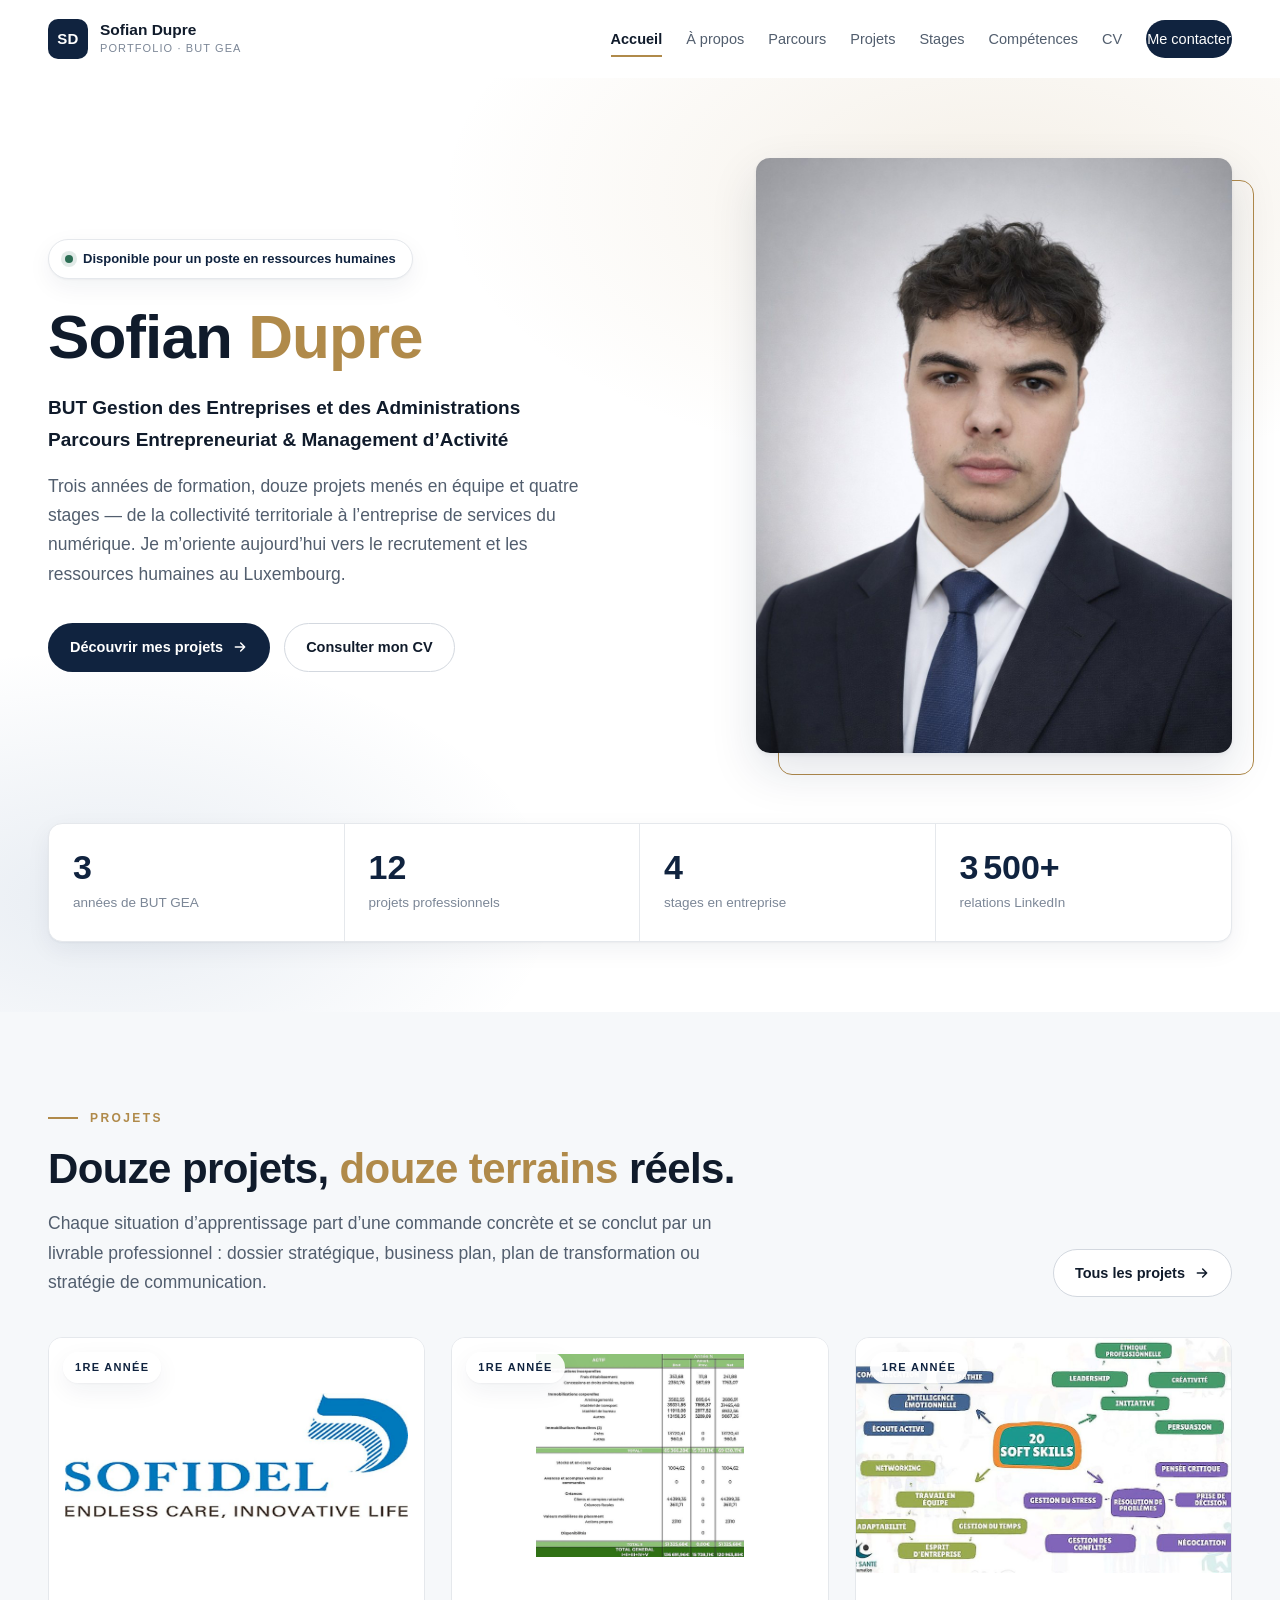
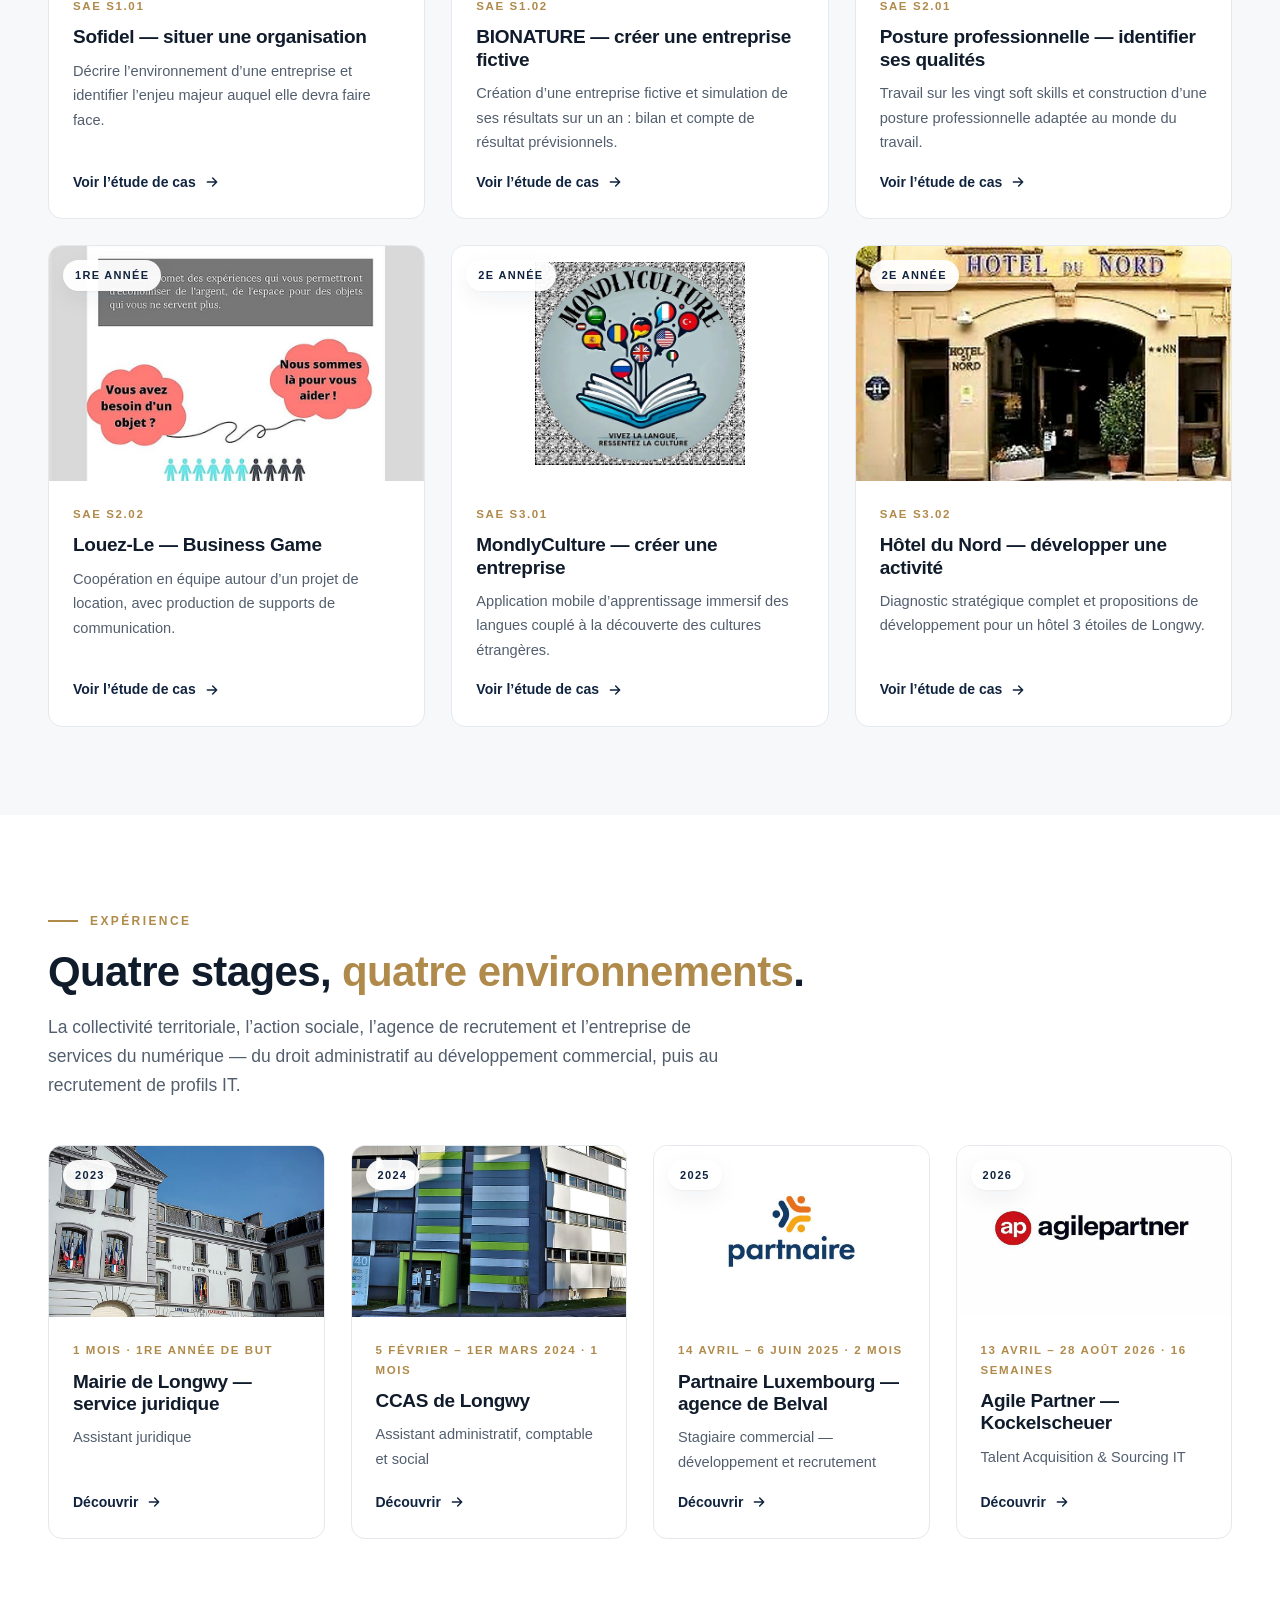
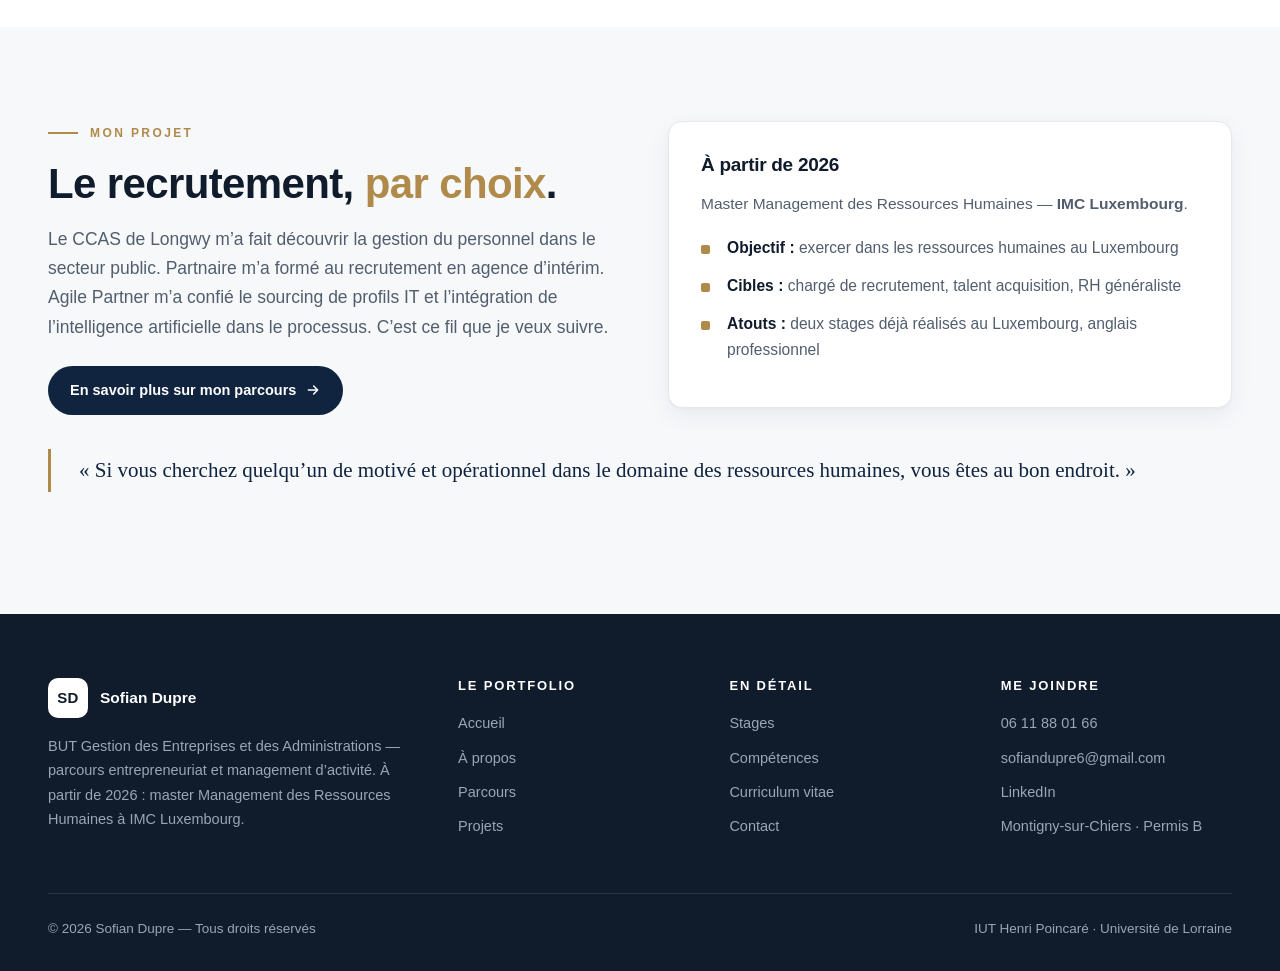
<file: index.html>
<!DOCTYPE html>
<html lang="fr">
<head>
<meta charset="utf-8">
<meta name="viewport" content="width=device-width,initial-scale=1">
<title>Portfolio · Sofian Dupre</title>
<meta name="description" content="Portfolio de Sofian Dupre — BUT GEA, parcours GEMA. Douze projets, quatre stages, et une orientation vers les ressources humaines au Luxembourg.">
<meta name="author" content="Sofian Dupre">
<meta property="og:title" content="Portfolio · Sofian Dupre">
<meta property="og:description" content="Portfolio de Sofian Dupre — BUT GEA, parcours GEMA. Douze projets, quatre stages, et une orientation vers les ressources humaines au Luxembourg.">
<meta property="og:type" content="website">
<link rel="stylesheet" href="assets/css/style.css">
<link rel="icon" href="data:image/svg+xml,<svg xmlns='http://www.w3.org/2000/svg' viewBox='0 0 64 64'><rect width='64' height='64' rx='14' fill='%2310233F'/><text x='32' y='42' font-family='Arial' font-size='28' font-weight='bold' fill='white' text-anchor='middle'>SD</text></svg>">
</head>
<body>

<header>
  <div class="wrap nav">
    <a class="brand" href="index.html">
      <span class="mono">SD</span>
      <span class="txt"><b>Sofian Dupre</b><i>Portfolio · BUT GEA</i></span>
    </a>
    <nav class="menu" aria-label="Navigation principale">
      <a href="index.html" class="active">Accueil</a><a href="a-propos.html">À propos</a><a href="parcours.html">Parcours</a><a href="projets.html">Projets</a><a href="stages.html">Stages</a><a href="competences.html">Compétences</a><a href="cv.html">CV</a>
      <a class="btn primary" href="contact.html">Me contacter</a>
    </nav>
    <button class="burger" aria-label="Ouvrir le menu" aria-expanded="false">
      <i></i><i></i><i></i></button>
  </div>
</header>

<main>

<section class="hero">
  <div class="wrap">
    <div class="hero-grid">
      <div>
        <span class="pill"><span class="dot"></span>Disponible pour un poste en ressources humaines</span>
        <h1>Sofian <span>Dupre</span></h1>
        <p class="role">BUT Gestion des Entreprises et des Administrations<br>
          Parcours Entrepreneuriat &amp; Management d’Activité</p>
        <p class="pitch">Trois années de formation, douze projets menés en équipe et quatre stages —
          de la collectivité territoriale à l’entreprise de services du numérique. Je m’oriente
          aujourd’hui vers le recrutement et les ressources humaines au Luxembourg.</p>
        <div class="cta">
          <a class="btn primary" href="projets.html">Découvrir mes projets <svg width="16" height="16" viewBox="0 0 24 24" fill="none" stroke="currentColor" stroke-width="2.2" stroke-linecap="round" stroke-linejoin="round"><path d="M5 12h14M13 6l6 6-6 6"/></svg></a>
          <a class="btn ghost" href="cv.html">Consulter mon CV</a>
        </div>
      </div>
      <div class="portrait rv"><img src="assets/img/photo_2026.jpg" alt="Portrait de Sofian Dupre"></div>
    </div>

    <div class="hero-facts rv">
      <div class="fact"><b data-count="3">0</b><span>années de BUT GEA</span></div>
      <div class="fact"><b data-count="12">0</b><span>projets professionnels</span></div>
      <div class="fact"><b data-count="4">0</b><span>stages en entreprise</span></div>
      <div class="fact"><b data-count="3500" data-suffix="+">0</b><span>relations LinkedIn</span></div>
    </div>
  </div>
</section>

<section class="soft">
  <div class="wrap">
    <div class="head-row">
      <div>
        <span class="eyebrow">Projets</span>
        <h2 class="title">Douze projets, <em>douze terrains</em> réels.</h2>
        <p class="lead">Chaque situation d’apprentissage part d’une commande concrète et se
          conclut par un livrable professionnel : dossier stratégique, business plan, plan de
          transformation ou stratégie de communication.</p>
      </div>
      <a class="btn ghost" href="projets.html">Tous les projets <svg width="16" height="16" viewBox="0 0 24 24" fill="none" stroke="currentColor" stroke-width="2.2" stroke-linecap="round" stroke-linejoin="round"><path d="M5 12h14M13 6l6 6-6 6"/></svg></a>
    </div>
    <div class="grid g3"><a class="card rv" href="projets/sofidel.html"><div class="ph fit"><span class="tag">1re année</span><img src="assets/img/sofidel_t.jpg" alt="" loading="lazy"></div><div class="bd"><div class="kk">SAE S1.01</div><h3>Sofidel — situer une organisation</h3><p>Décrire l’environnement d’une entreprise et identifier l’enjeu majeur auquel elle devra faire face.</p><span class="more">Voir l’étude de cas <svg width="16" height="16" viewBox="0 0 24 24" fill="none" stroke="currentColor" stroke-width="2.2" stroke-linecap="round" stroke-linejoin="round"><path d="M5 12h14M13 6l6 6-6 6"/></svg></span></div></a><a class="card rv" href="projets/bionature.html"><div class="ph fit"><span class="tag">1re année</span><img src="assets/img/bilan_actif_t.jpg" alt="" loading="lazy"></div><div class="bd"><div class="kk">SAE S1.02</div><h3>BIONATURE — créer une entreprise fictive</h3><p>Création d’une entreprise fictive et simulation de ses résultats sur un an : bilan et compte de résultat prévisionnels.</p><span class="more">Voir l’étude de cas <svg width="16" height="16" viewBox="0 0 24 24" fill="none" stroke="currentColor" stroke-width="2.2" stroke-linecap="round" stroke-linejoin="round"><path d="M5 12h14M13 6l6 6-6 6"/></svg></span></div></a><a class="card rv" href="projets/posture.html"><div class="ph"><span class="tag">1re année</span><img src="assets/img/soft_skills_t.jpg" alt="" loading="lazy"></div><div class="bd"><div class="kk">SAE S2.01</div><h3>Posture professionnelle — identifier ses qualités</h3><p>Travail sur les vingt soft skills et construction d’une posture professionnelle adaptée au monde du travail.</p><span class="more">Voir l’étude de cas <svg width="16" height="16" viewBox="0 0 24 24" fill="none" stroke="currentColor" stroke-width="2.2" stroke-linecap="round" stroke-linejoin="round"><path d="M5 12h14M13 6l6 6-6 6"/></svg></span></div></a><a class="card rv" href="projets/louezle.html"><div class="ph"><span class="tag">1re année</span><img src="assets/img/louezle_fr_t.jpg" alt="" loading="lazy"></div><div class="bd"><div class="kk">SAE S2.02</div><h3>Louez-Le — Business Game</h3><p>Coopération en équipe autour d’un projet de location, avec production de supports de communication.</p><span class="more">Voir l’étude de cas <svg width="16" height="16" viewBox="0 0 24 24" fill="none" stroke="currentColor" stroke-width="2.2" stroke-linecap="round" stroke-linejoin="round"><path d="M5 12h14M13 6l6 6-6 6"/></svg></span></div></a><a class="card rv" href="projets/mondly.html"><div class="ph fit"><span class="tag">2e année</span><img src="assets/img/mondly_logo_t.jpg" alt="" loading="lazy"></div><div class="bd"><div class="kk">SAE S3.01</div><h3>MondlyCulture — créer une entreprise</h3><p>Application mobile d’apprentissage immersif des langues couplé à la découverte des cultures étrangères.</p><span class="more">Voir l’étude de cas <svg width="16" height="16" viewBox="0 0 24 24" fill="none" stroke="currentColor" stroke-width="2.2" stroke-linecap="round" stroke-linejoin="round"><path d="M5 12h14M13 6l6 6-6 6"/></svg></span></div></a><a class="card rv" href="projets/hotel.html"><div class="ph"><span class="tag">2e année</span><img src="assets/img/hotel_nord_t.jpg" alt="" loading="lazy"></div><div class="bd"><div class="kk">SAE S3.02</div><h3>Hôtel du Nord — développer une activité</h3><p>Diagnostic stratégique complet et propositions de développement pour un hôtel 3 étoiles de Longwy.</p><span class="more">Voir l’étude de cas <svg width="16" height="16" viewBox="0 0 24 24" fill="none" stroke="currentColor" stroke-width="2.2" stroke-linecap="round" stroke-linejoin="round"><path d="M5 12h14M13 6l6 6-6 6"/></svg></span></div></a></div>
  </div>
</section>

<section>
  <div class="wrap">
    <span class="eyebrow">Expérience</span>
    <h2 class="title">Quatre stages, <em>quatre environnements</em>.</h2>
    <p class="lead">La collectivité territoriale, l’action sociale, l’agence de recrutement et
      l’entreprise de services du numérique — du droit administratif au développement commercial,
      puis au recrutement de profils IT.</p>
    <div class="grid g4"><a class="card rv" href="stages/mairie.html"><div class="ph"><span class="tag">2023</span><img src="assets/img/stage_mairie_t.jpg" alt="" loading="lazy"></div><div class="bd"><div class="kk">1 mois · 1re année de BUT</div><h3>Mairie de Longwy — service juridique</h3><p>Assistant juridique</p><span class="more">Découvrir <svg width="16" height="16" viewBox="0 0 24 24" fill="none" stroke="currentColor" stroke-width="2.2" stroke-linecap="round" stroke-linejoin="round"><path d="M5 12h14M13 6l6 6-6 6"/></svg></span></div></a><a class="card rv" href="stages/ccas.html"><div class="ph"><span class="tag">2024</span><img src="assets/img/stage_ccas_t.jpg" alt="" loading="lazy"></div><div class="bd"><div class="kk">5 février – 1er mars 2024 · 1 mois</div><h3>CCAS de Longwy</h3><p>Assistant administratif, comptable et social</p><span class="more">Découvrir <svg width="16" height="16" viewBox="0 0 24 24" fill="none" stroke="currentColor" stroke-width="2.2" stroke-linecap="round" stroke-linejoin="round"><path d="M5 12h14M13 6l6 6-6 6"/></svg></span></div></a><a class="card rv" href="stages/partnaire.html"><div class="ph"><span class="tag">2025</span><img src="assets/img/stage_partnaire_hd_t.jpg" alt="" loading="lazy"></div><div class="bd"><div class="kk">14 avril – 6 juin 2025 · 2 mois</div><h3>Partnaire Luxembourg — agence de Belval</h3><p>Stagiaire commercial — développement et recrutement</p><span class="more">Découvrir <svg width="16" height="16" viewBox="0 0 24 24" fill="none" stroke="currentColor" stroke-width="2.2" stroke-linecap="round" stroke-linejoin="round"><path d="M5 12h14M13 6l6 6-6 6"/></svg></span></div></a><a class="card rv" href="stages/agile.html"><div class="ph"><span class="tag">2026</span><img src="assets/img/stage_agile_t.jpg" alt="" loading="lazy"></div><div class="bd"><div class="kk">13 avril – 28 août 2026 · 16 semaines</div><h3>Agile Partner — Kockelscheuer</h3><p>Talent Acquisition &amp; Sourcing IT</p><span class="more">Découvrir <svg width="16" height="16" viewBox="0 0 24 24" fill="none" stroke="currentColor" stroke-width="2.2" stroke-linecap="round" stroke-linejoin="round"><path d="M5 12h14M13 6l6 6-6 6"/></svg></span></div></a></div>
  </div>
</section>

<section class="soft">
  <div class="wrap">
    <div class="grid g2" style="align-items:center;gap:56px">
      <div class="rv">
        <span class="eyebrow">Mon projet</span>
        <h2 class="title">Le recrutement, <em>par choix</em>.</h2>
        <p class="lead" style="margin-bottom:24px">Le CCAS de Longwy m’a fait découvrir la gestion
          du personnel dans le secteur public. Partnaire m’a formé au recrutement en agence
          d’intérim. Agile Partner m’a confié le sourcing de profils IT et l’intégration de
          l’intelligence artificielle dans le processus. C’est ce fil que je veux suivre.</p>
        <a class="btn primary" href="a-propos.html">En savoir plus sur mon parcours <svg width="16" height="16" viewBox="0 0 24 24" fill="none" stroke="currentColor" stroke-width="2.2" stroke-linecap="round" stroke-linejoin="round"><path d="M5 12h14M13 6l6 6-6 6"/></svg></a>
      </div>
      <div class="panel rv">
        <h3>À partir de 2026</h3>
        <p style="font-size:15.5px;margin-bottom:18px">Master Management des Ressources Humaines
          — <b>IMC Luxembourg</b>.</p>
        <ul class="list">
          <li><b>Objectif :</b> exercer dans les ressources humaines au Luxembourg</li>
          <li><b>Cibles :</b> chargé de recrutement, talent acquisition, RH généraliste</li>
          <li><b>Atouts :</b> deux stages déjà réalisés au Luxembourg, anglais professionnel</li>
        </ul>
      </div>
    </div>
    <div class="quote rv">« Si vous cherchez quelqu’un de motivé et opérationnel dans le
      domaine des ressources humaines, vous êtes au bon endroit. »</div>
  </div>
</section>
</main>

<footer>
  <div class="wrap">
    <div class="fgrid">
      <div>
        <div class="fb"><span class="mono">SD</span><b>Sofian Dupre</b></div>
        <p>BUT Gestion des Entreprises et des Administrations — parcours entrepreneuriat et
           management d’activité. À partir de 2026 : master Management des Ressources Humaines
           à IMC Luxembourg.</p>
      </div>
      <div><h4>Le portfolio</h4><ul>
        <li><a href="index.html">Accueil</a></li>
        <li><a href="a-propos.html">À propos</a></li>
        <li><a href="parcours.html">Parcours</a></li>
        <li><a href="projets.html">Projets</a></li></ul></div>
      <div><h4>En détail</h4><ul>
        <li><a href="stages.html">Stages</a></li>
        <li><a href="competences.html">Compétences</a></li>
        <li><a href="cv.html">Curriculum vitae</a></li>
        <li><a href="contact.html">Contact</a></li></ul></div>
      <div><h4>Me joindre</h4><ul>
        <li><a href="tel:+33611880166">06 11 88 01 66</a></li>
        <li><a href="mailto:sofiandupre6@gmail.com">sofiandupre6@gmail.com</a></li>
        <li><a href="https://www.linkedin.com/in/dupresofian" target="_blank"
               rel="noopener">LinkedIn</a></li>
        <li>Montigny-sur-Chiers · Permis B</li></ul></div>
    </div>
    <div class="fbot">
      <span>© <span id="year">2026</span> Sofian Dupre — Tous droits réservés</span>
      <span>IUT Henri Poincaré · Université de Lorraine</span>
    </div>
  </div>
</footer>

<div id="lb" role="dialog" aria-label="Visionneuse">
  <button class="x" aria-label="Fermer">×</button><img alt="" hidden><div class="cap"></div>
</div>
<button id="top" aria-label="Haut de page">↑</button>
<script src="assets/js/main.js"></script>
</body>
</html>
</file>
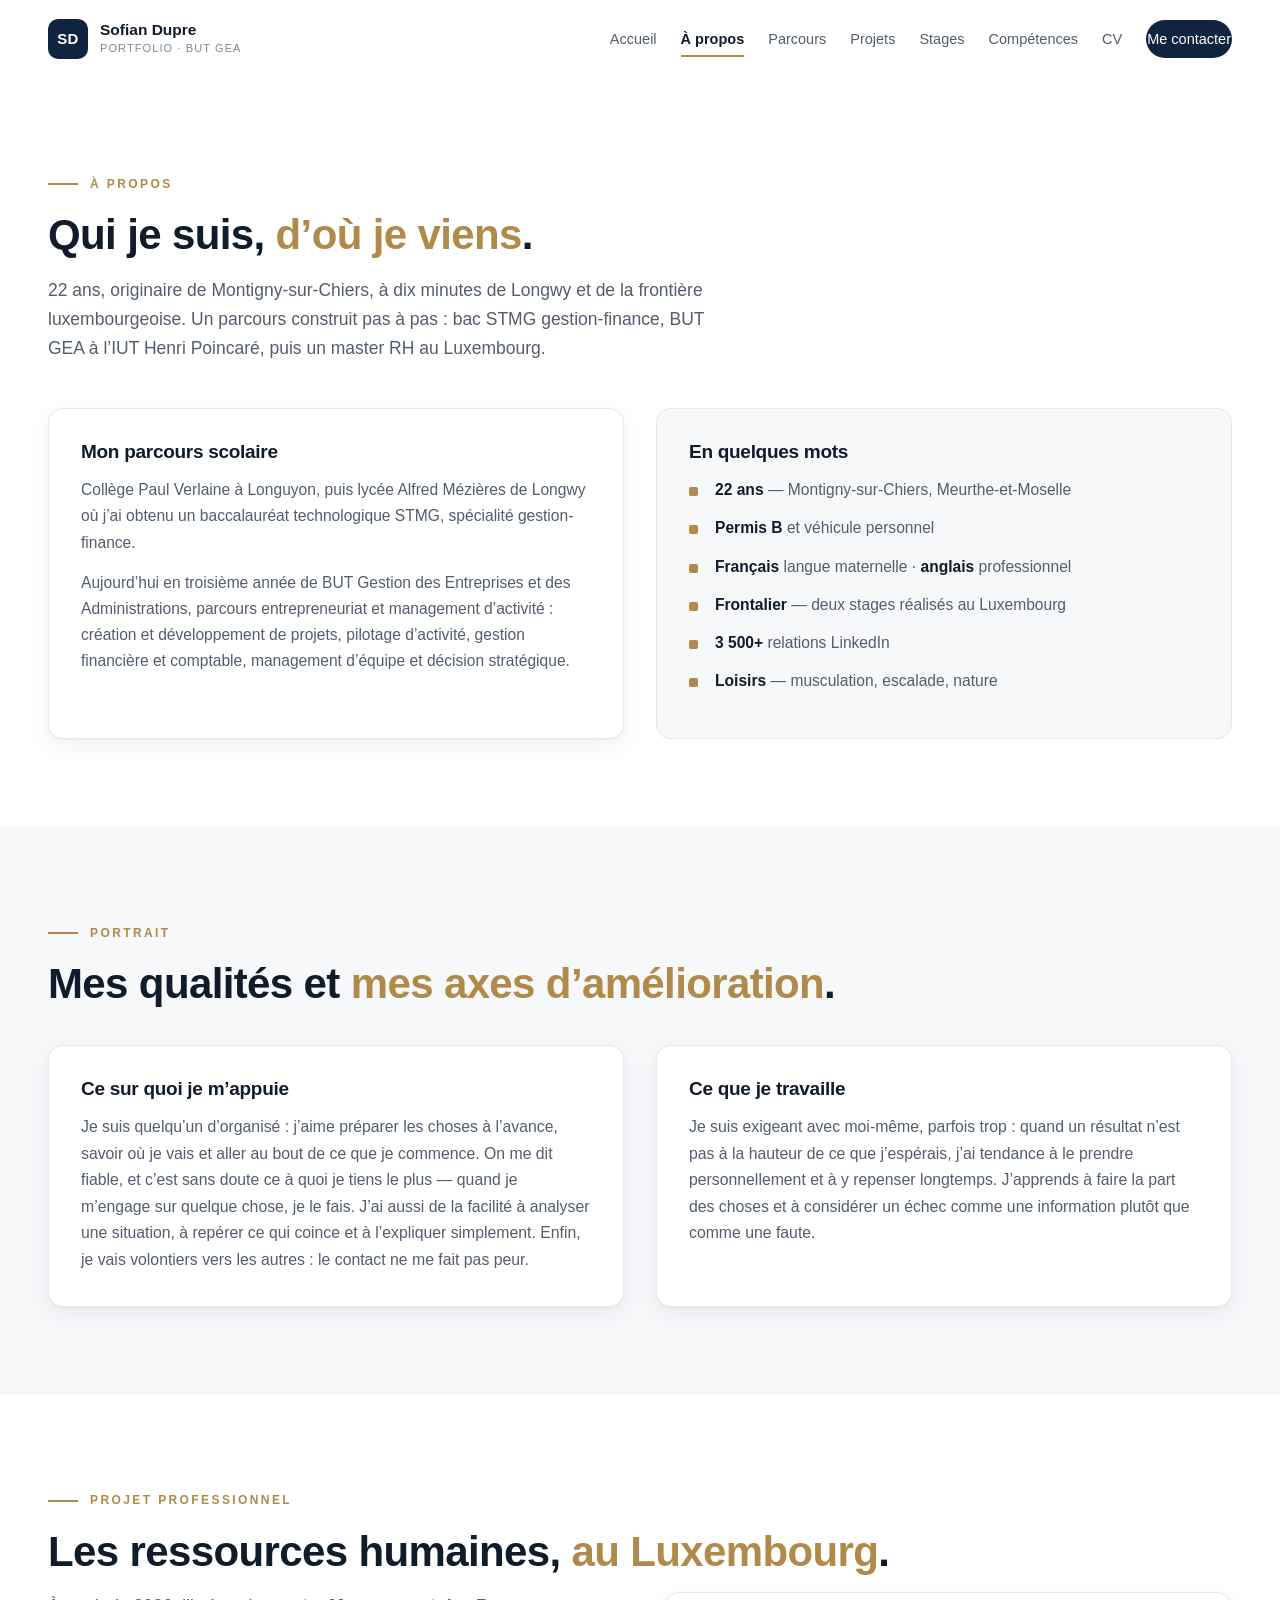
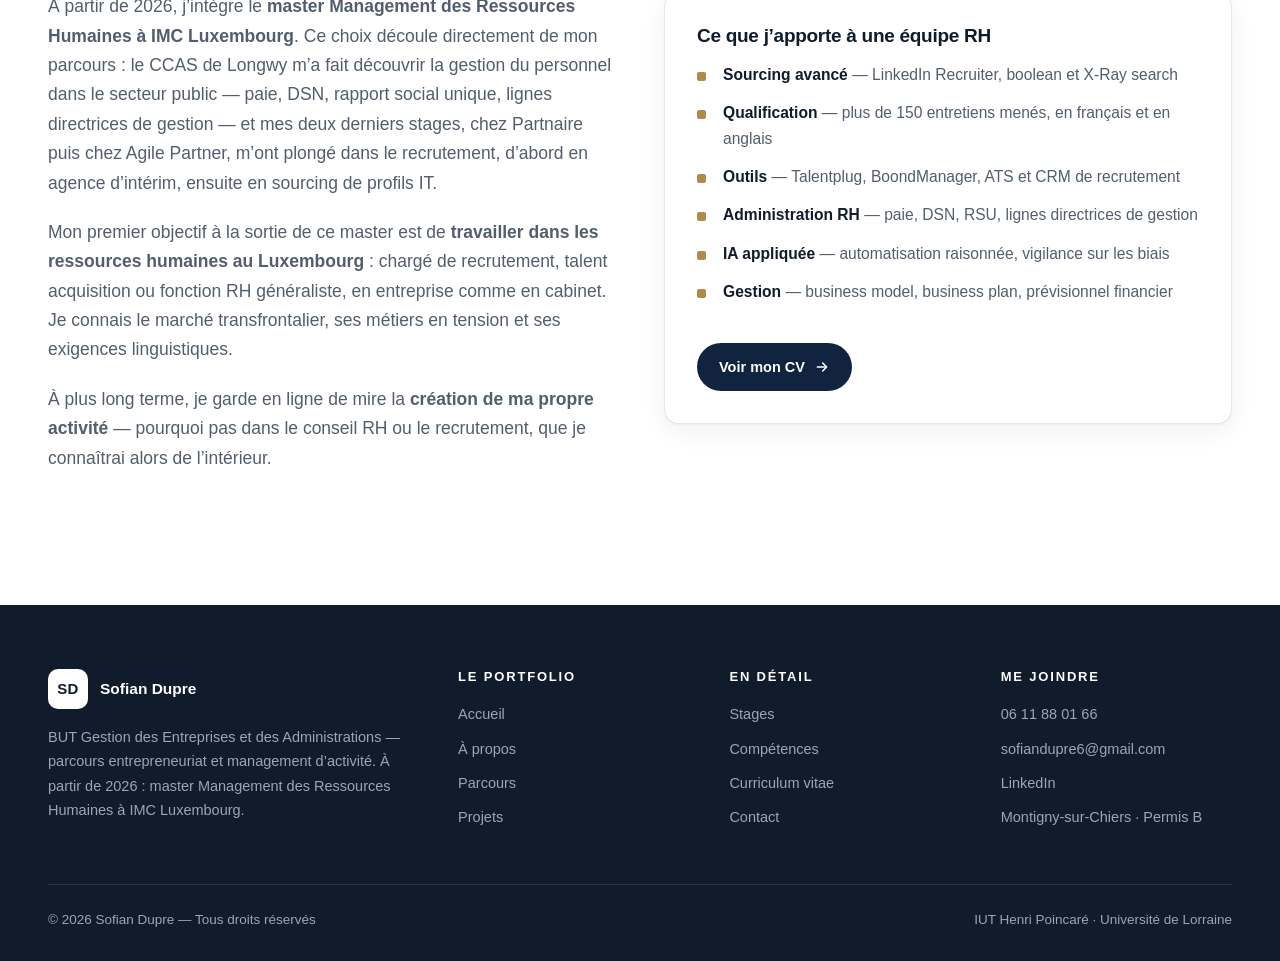
<file: a-propos.html>
<!DOCTYPE html>
<html lang="fr">
<head>
<meta charset="utf-8">
<meta name="viewport" content="width=device-width,initial-scale=1">
<title>À propos · Sofian Dupre</title>
<meta name="description" content="Parcours, qualités, axes d’amélioration et projet professionnel de Sofian Dupre.">
<meta name="author" content="Sofian Dupre">
<meta property="og:title" content="À propos · Sofian Dupre">
<meta property="og:description" content="Parcours, qualités, axes d’amélioration et projet professionnel de Sofian Dupre.">
<meta property="og:type" content="website">
<link rel="stylesheet" href="assets/css/style.css">
<link rel="icon" href="data:image/svg+xml,<svg xmlns='http://www.w3.org/2000/svg' viewBox='0 0 64 64'><rect width='64' height='64' rx='14' fill='%2310233F'/><text x='32' y='42' font-family='Arial' font-size='28' font-weight='bold' fill='white' text-anchor='middle'>SD</text></svg>">
</head>
<body>

<header>
  <div class="wrap nav">
    <a class="brand" href="index.html">
      <span class="mono">SD</span>
      <span class="txt"><b>Sofian Dupre</b><i>Portfolio · BUT GEA</i></span>
    </a>
    <nav class="menu" aria-label="Navigation principale">
      <a href="index.html">Accueil</a><a href="a-propos.html" class="active">À propos</a><a href="parcours.html">Parcours</a><a href="projets.html">Projets</a><a href="stages.html">Stages</a><a href="competences.html">Compétences</a><a href="cv.html">CV</a>
      <a class="btn primary" href="contact.html">Me contacter</a>
    </nav>
    <button class="burger" aria-label="Ouvrir le menu" aria-expanded="false">
      <i></i><i></i><i></i></button>
  </div>
</header>

<main>

<section>
  <div class="wrap">
    <span class="eyebrow">À propos</span>
    <h2 class="title">Qui je suis, <em>d’où je viens</em>.</h2>
    <p class="lead">22 ans, originaire de Montigny-sur-Chiers, à dix minutes de Longwy et de la
      frontière luxembourgeoise. Un parcours construit pas à pas : bac STMG gestion-finance,
      BUT GEA à l’IUT Henri Poincaré, puis un master RH au Luxembourg.</p>

    <div class="grid g2" style="gap:32px">
      <div class="panel rv">
        <h3>Mon parcours scolaire</h3>
        <p style="font-size:15.6px;margin-bottom:14px">Collège Paul Verlaine à Longuyon, puis lycée
          Alfred Mézières de Longwy où j’ai obtenu un baccalauréat technologique STMG, spécialité
          gestion-finance.</p>
        <p style="font-size:15.6px">Aujourd’hui en troisième année de BUT Gestion des Entreprises
          et des Administrations, parcours entrepreneuriat et management d’activité : création et
          développement de projets, pilotage d’activité, gestion financière et comptable,
          management d’équipe et décision stratégique.</p>
      </div>
      <div class="panel tinted rv">
        <h3>En quelques mots</h3>
        <ul class="list">
          <li><b>22 ans</b> — Montigny-sur-Chiers, Meurthe-et-Moselle</li>
          <li><b>Permis B</b> et véhicule personnel</li>
          <li><b>Français</b> langue maternelle · <b>anglais</b> professionnel</li>
          <li><b>Frontalier</b> — deux stages réalisés au Luxembourg</li>
          <li><b>3 500+</b> relations LinkedIn</li>
          <li><b>Loisirs</b> — musculation, escalade, nature</li>
        </ul>
      </div>
    </div>
  </div>
</section>

<section class="soft">
  <div class="wrap">
    <span class="eyebrow">Portrait</span>
    <h2 class="title">Mes qualités et <em>mes axes d’amélioration</em>.</h2>
    <div class="grid g2" style="gap:32px;margin-top:36px">
      <div class="panel rv">
        <h3>Ce sur quoi je m’appuie</h3>
        <p style="font-size:15.8px">Je suis quelqu’un d’organisé : j’aime préparer les choses à
          l’avance, savoir où je vais et aller au bout de ce que je commence. On me dit fiable, et
          c’est sans doute ce à quoi je tiens le plus — quand je m’engage sur quelque chose, je le
          fais. J’ai aussi de la facilité à analyser une situation, à repérer ce qui coince et à
          l’expliquer simplement. Enfin, je vais volontiers vers les autres : le contact ne me fait
          pas peur.</p>
      </div>
      <div class="panel rv">
        <h3>Ce que je travaille</h3>
        <p style="font-size:15.8px">Je suis exigeant avec moi-même, parfois trop : quand un
          résultat n’est pas à la hauteur de ce que j’espérais, j’ai tendance à le prendre
          personnellement et à y repenser longtemps. J’apprends à faire la part des choses et à
          considérer un échec comme une information plutôt que comme une faute.</p>
      </div>
    </div>
  </div>
</section>

<section>
  <div class="wrap">
    <span class="eyebrow">Projet professionnel</span>
    <h2 class="title">Les ressources humaines, <em>au Luxembourg</em>.</h2>
    <div class="grid g2" style="gap:48px;align-items:start">
      <div class="rv">
        <p class="lead" style="margin-bottom:20px">À partir de 2026, j’intègre le <b>master
          Management des Ressources Humaines à IMC Luxembourg</b>. Ce choix découle directement de
          mon parcours : le CCAS de Longwy m’a fait découvrir la gestion du personnel dans le
          secteur public — paie, DSN, rapport social unique, lignes directrices de gestion — et mes
          deux derniers stages, chez Partnaire puis chez Agile Partner, m’ont plongé dans le
          recrutement, d’abord en agence d’intérim, ensuite en sourcing de profils IT.</p>
        <p class="lead" style="margin-bottom:20px">Mon premier objectif à la sortie de ce master est
          de <b>travailler dans les ressources humaines au Luxembourg</b> : chargé de recrutement,
          talent acquisition ou fonction RH généraliste, en entreprise comme en cabinet. Je connais
          le marché transfrontalier, ses métiers en tension et ses exigences linguistiques.</p>
        <p class="lead">À plus long terme, je garde en ligne de mire la <b>création de ma propre
          activité</b> — pourquoi pas dans le conseil RH ou le recrutement, que je connaîtrai alors
          de l’intérieur.</p>
      </div>
      <div class="panel rv">
        <h3>Ce que j’apporte à une équipe RH</h3>
        <ul class="list">
          <li><b>Sourcing avancé</b> — LinkedIn Recruiter, boolean et X-Ray search</li>
          <li><b>Qualification</b> — plus de 150 entretiens menés, en français et en anglais</li>
          <li><b>Outils</b> — Talentplug, BoondManager, ATS et CRM de recrutement</li>
          <li><b>Administration RH</b> — paie, DSN, RSU, lignes directrices de gestion</li>
          <li><b>IA appliquée</b> — automatisation raisonnée, vigilance sur les biais</li>
          <li><b>Gestion</b> — business model, business plan, prévisionnel financier</li>
        </ul>
        <a class="btn primary" style="margin-top:26px" href="cv.html">Voir mon CV <svg width="16" height="16" viewBox="0 0 24 24" fill="none" stroke="currentColor" stroke-width="2.2" stroke-linecap="round" stroke-linejoin="round"><path d="M5 12h14M13 6l6 6-6 6"/></svg></a>
      </div>
    </div>
  </div>
</section>
</main>

<footer>
  <div class="wrap">
    <div class="fgrid">
      <div>
        <div class="fb"><span class="mono">SD</span><b>Sofian Dupre</b></div>
        <p>BUT Gestion des Entreprises et des Administrations — parcours entrepreneuriat et
           management d’activité. À partir de 2026 : master Management des Ressources Humaines
           à IMC Luxembourg.</p>
      </div>
      <div><h4>Le portfolio</h4><ul>
        <li><a href="index.html">Accueil</a></li>
        <li><a href="a-propos.html">À propos</a></li>
        <li><a href="parcours.html">Parcours</a></li>
        <li><a href="projets.html">Projets</a></li></ul></div>
      <div><h4>En détail</h4><ul>
        <li><a href="stages.html">Stages</a></li>
        <li><a href="competences.html">Compétences</a></li>
        <li><a href="cv.html">Curriculum vitae</a></li>
        <li><a href="contact.html">Contact</a></li></ul></div>
      <div><h4>Me joindre</h4><ul>
        <li><a href="tel:+33611880166">06 11 88 01 66</a></li>
        <li><a href="mailto:sofiandupre6@gmail.com">sofiandupre6@gmail.com</a></li>
        <li><a href="https://www.linkedin.com/in/dupresofian" target="_blank"
               rel="noopener">LinkedIn</a></li>
        <li>Montigny-sur-Chiers · Permis B</li></ul></div>
    </div>
    <div class="fbot">
      <span>© <span id="year">2026</span> Sofian Dupre — Tous droits réservés</span>
      <span>IUT Henri Poincaré · Université de Lorraine</span>
    </div>
  </div>
</footer>

<div id="lb" role="dialog" aria-label="Visionneuse">
  <button class="x" aria-label="Fermer">×</button><img alt="" hidden><div class="cap"></div>
</div>
<button id="top" aria-label="Haut de page">↑</button>
<script src="assets/js/main.js"></script>
</body>
</html>
</file>
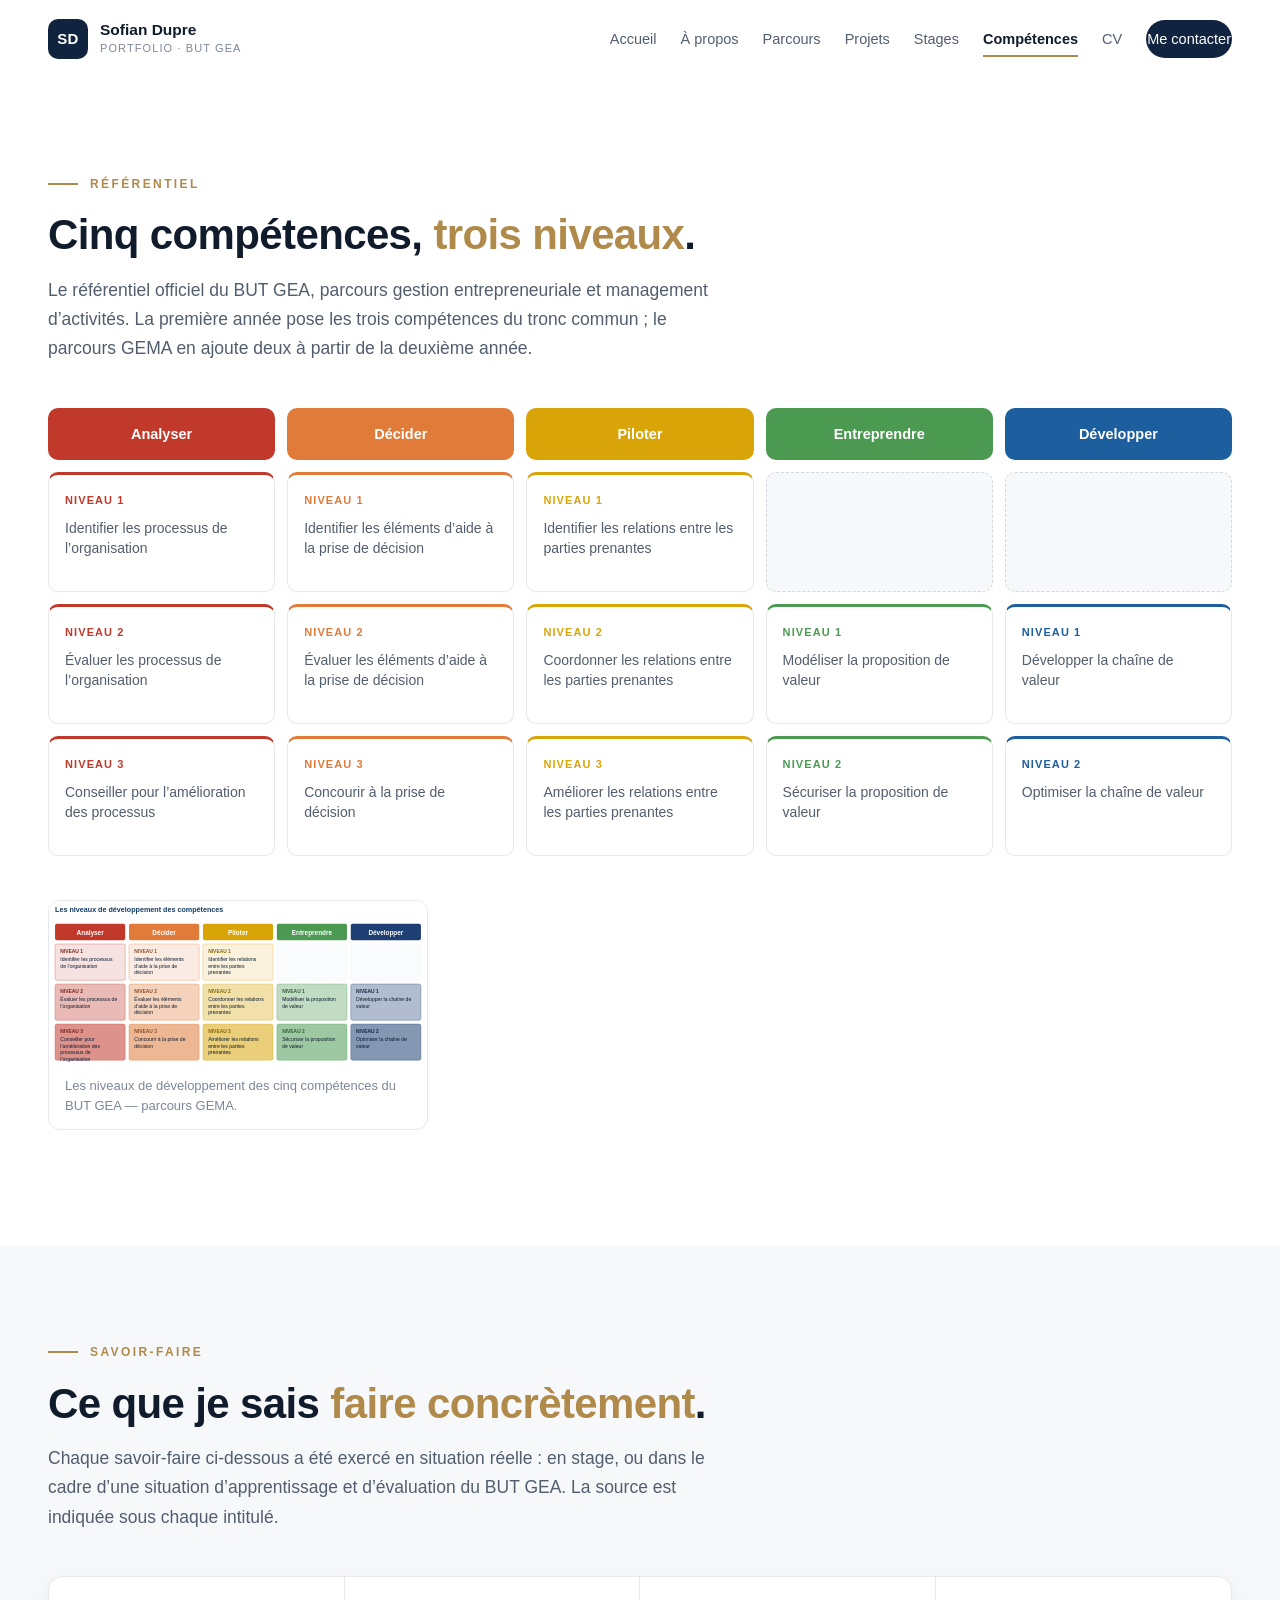
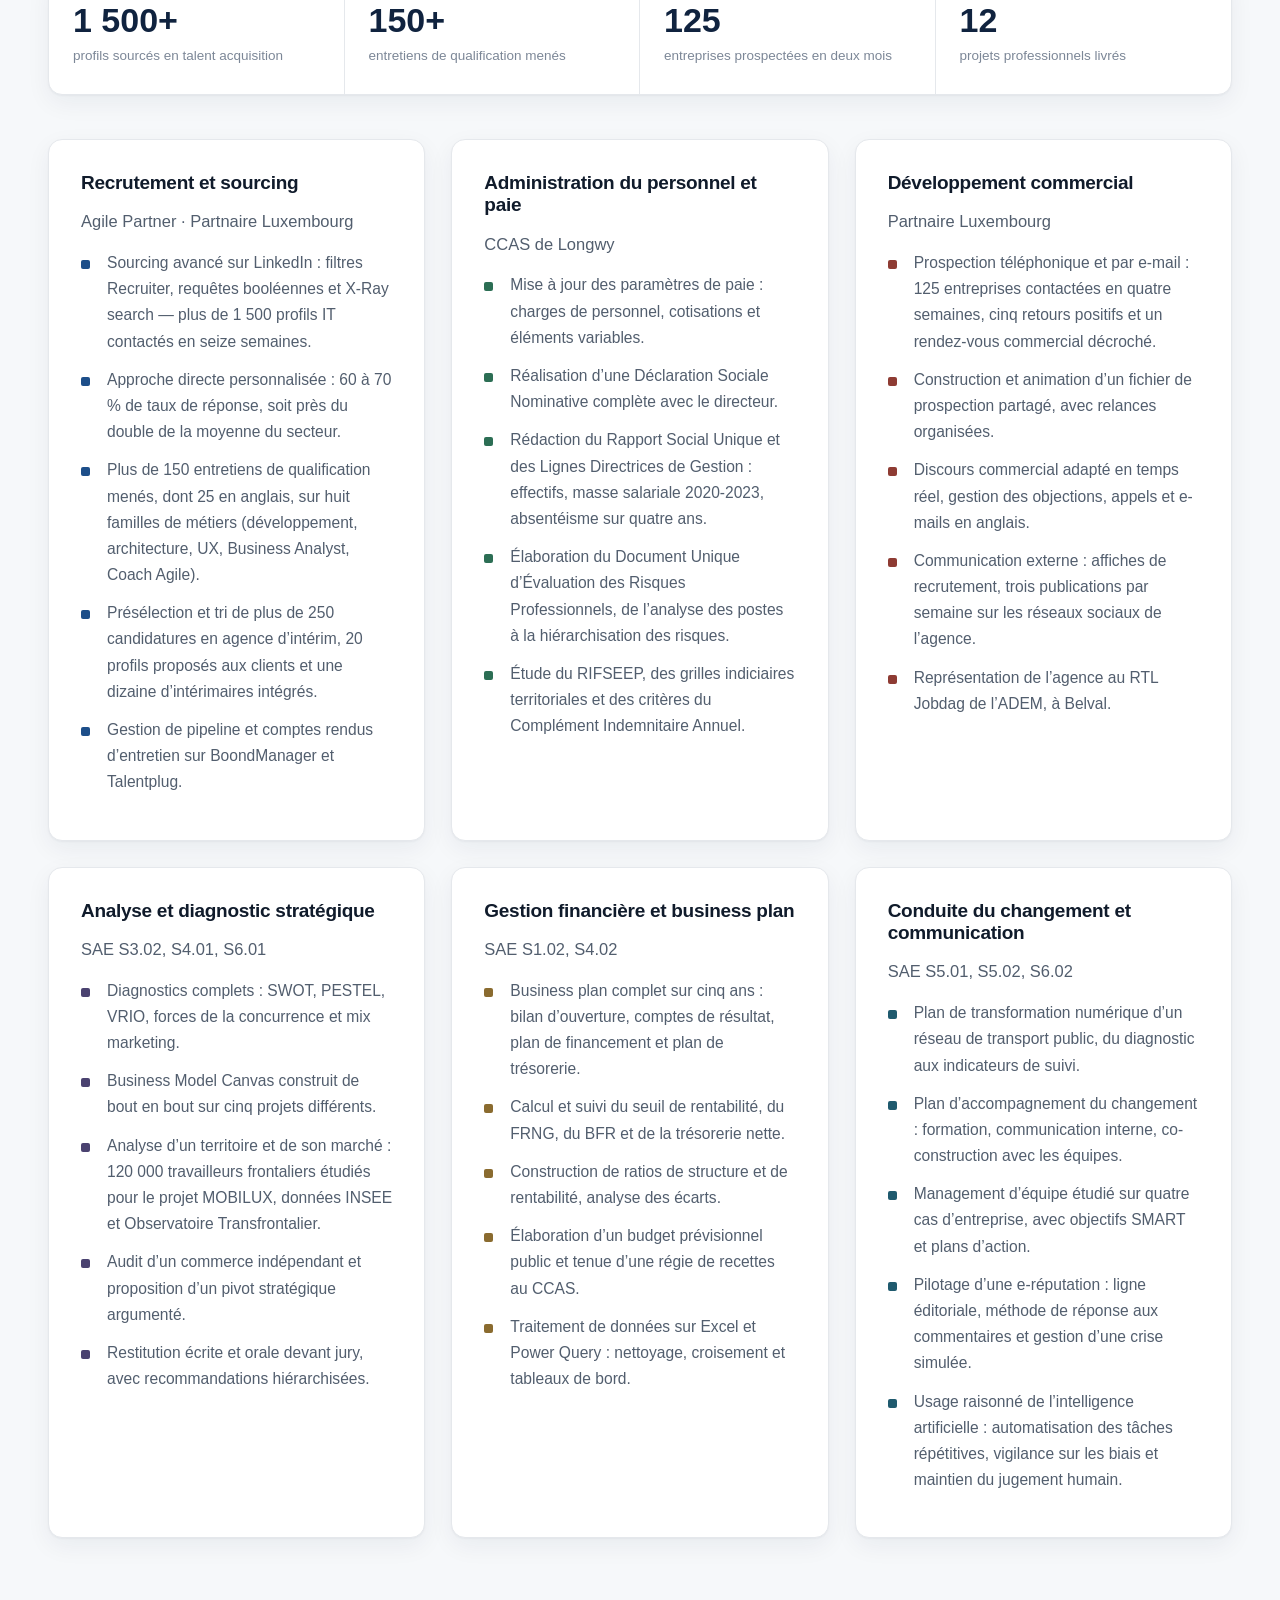
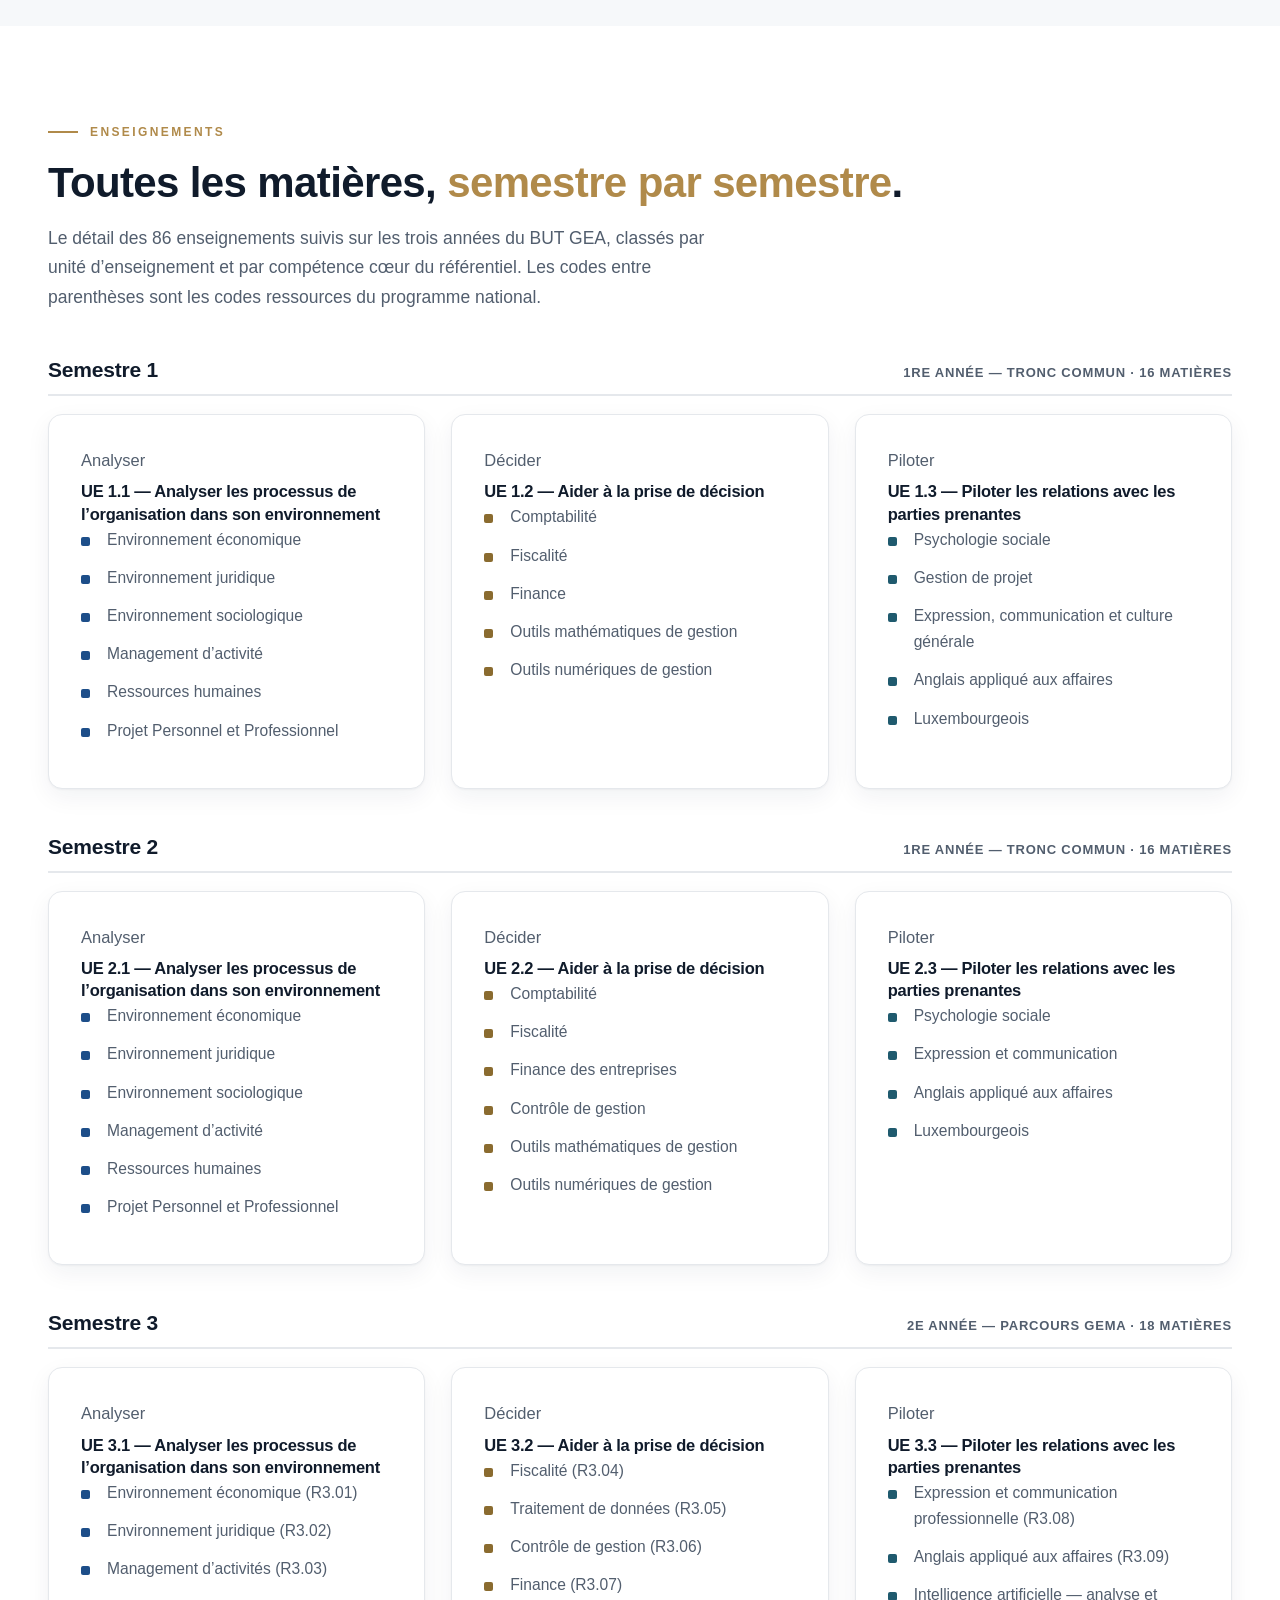
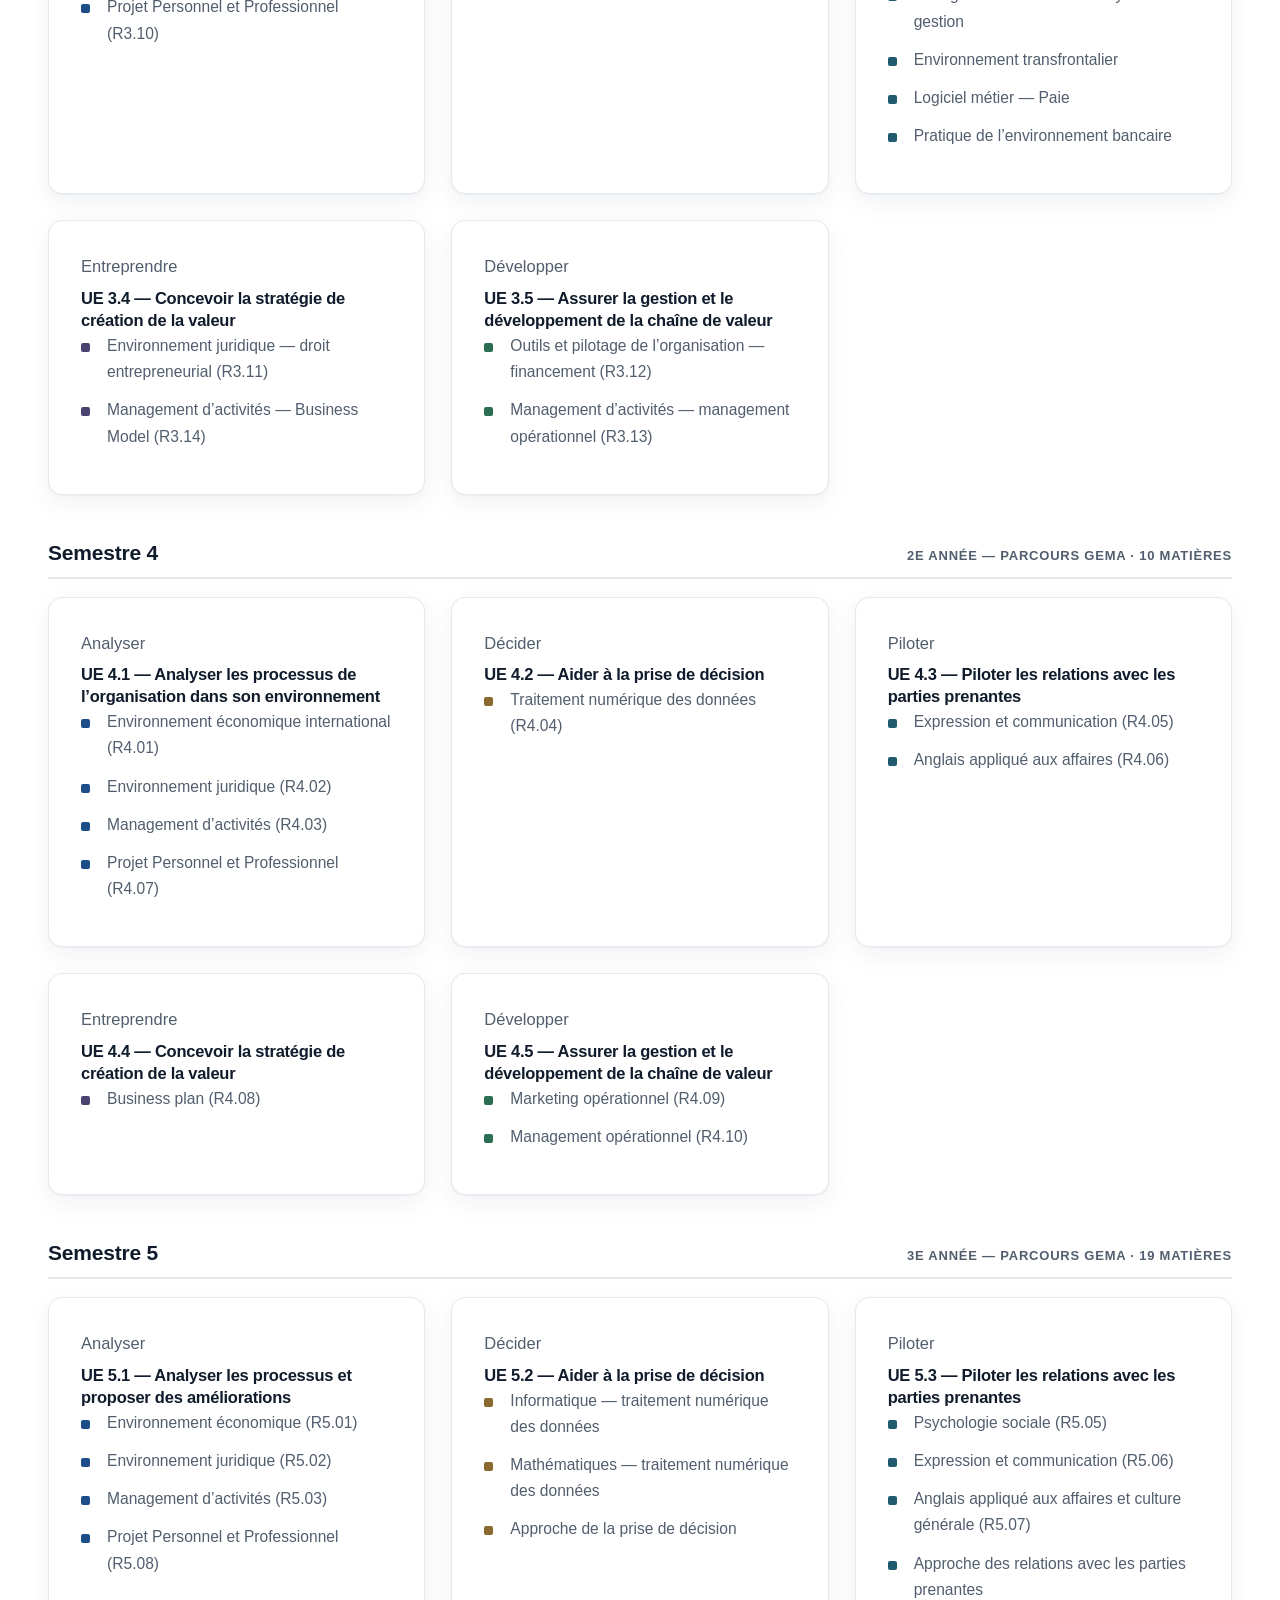
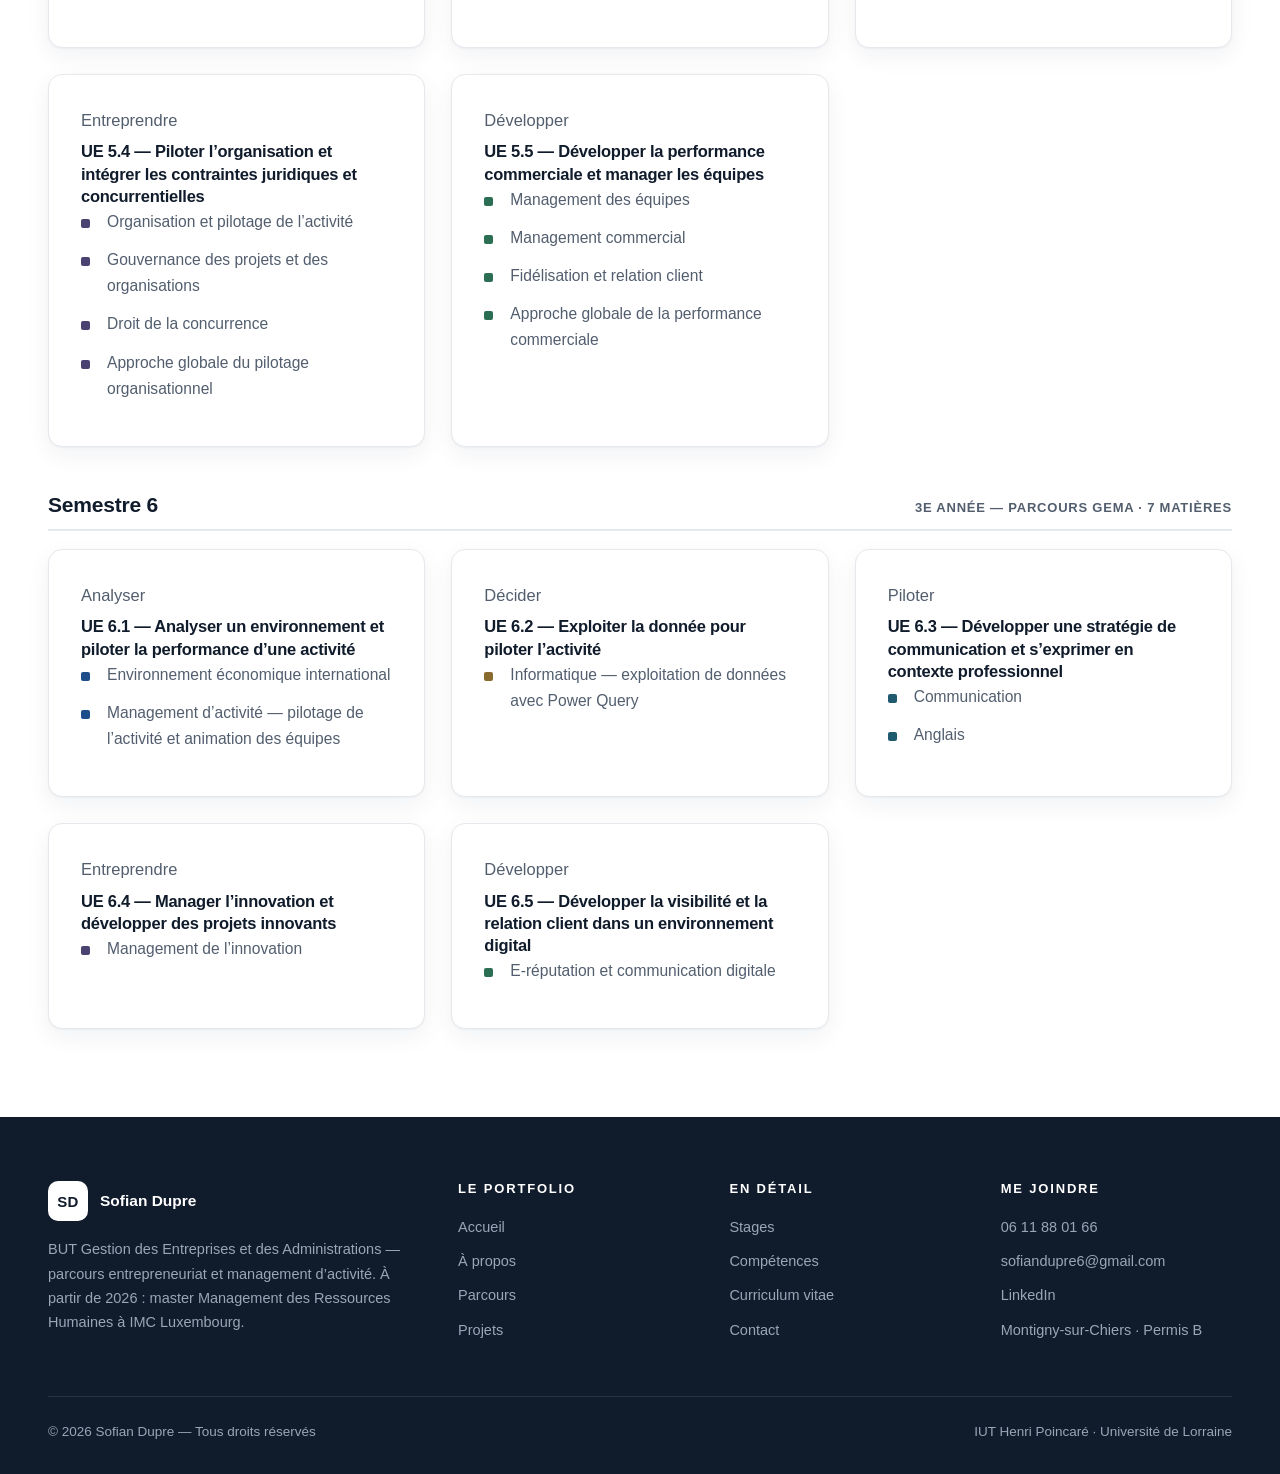
<file: competences.html>
<!DOCTYPE html>
<html lang="fr">
<head>
<meta charset="utf-8">
<meta name="viewport" content="width=device-width,initial-scale=1">
<title>Compétences · Sofian Dupre</title>
<meta name="description" content="Les cinq compétences du référentiel BUT GEA et les savoir-faire de Sofian Dupre.">
<meta name="author" content="Sofian Dupre">
<meta property="og:title" content="Compétences · Sofian Dupre">
<meta property="og:description" content="Les cinq compétences du référentiel BUT GEA et les savoir-faire de Sofian Dupre.">
<meta property="og:type" content="website">
<link rel="stylesheet" href="assets/css/style.css">
<link rel="icon" href="data:image/svg+xml,<svg xmlns='http://www.w3.org/2000/svg' viewBox='0 0 64 64'><rect width='64' height='64' rx='14' fill='%2310233F'/><text x='32' y='42' font-family='Arial' font-size='28' font-weight='bold' fill='white' text-anchor='middle'>SD</text></svg>">
</head>
<body>

<header>
  <div class="wrap nav">
    <a class="brand" href="index.html">
      <span class="mono">SD</span>
      <span class="txt"><b>Sofian Dupre</b><i>Portfolio · BUT GEA</i></span>
    </a>
    <nav class="menu" aria-label="Navigation principale">
      <a href="index.html">Accueil</a><a href="a-propos.html">À propos</a><a href="parcours.html">Parcours</a><a href="projets.html">Projets</a><a href="stages.html">Stages</a><a href="competences.html" class="active">Compétences</a><a href="cv.html">CV</a>
      <a class="btn primary" href="contact.html">Me contacter</a>
    </nav>
    <button class="burger" aria-label="Ouvrir le menu" aria-expanded="false">
      <i></i><i></i><i></i></button>
  </div>
</header>

<main>

<section>
  <div class="wrap">
    <span class="eyebrow">Référentiel</span>
    <h2 class="title">Cinq compétences, <em>trois niveaux</em>.</h2>
    <p class="lead">Le référentiel officiel du BUT GEA, parcours gestion entrepreneuriale et
      management d’activités. La première année pose les trois compétences du tronc commun ;
      le parcours GEMA en ajoute deux à partir de la deuxième année.</p>
    <div class="matrix rv"><div class="h" style="background:#C0392B">Analyser</div><div class="h" style="background:#E07B39">Décider</div><div class="h" style="background:#D9A408">Piloter</div><div class="h" style="background:#4C9A52">Entreprendre</div><div class="h" style="background:#1D5F9E">Développer</div><div class="c" style="--cc:#C0392B"><div class="lv">NIVEAU 1</div><div class="tx">Identifier les processus de l’organisation</div></div><div class="c" style="--cc:#E07B39"><div class="lv">NIVEAU 1</div><div class="tx">Identifier les éléments d’aide à la prise de décision</div></div><div class="c" style="--cc:#D9A408"><div class="lv">NIVEAU 1</div><div class="tx">Identifier les relations entre les parties prenantes</div></div><div class="void"></div><div class="void"></div><div class="c" style="--cc:#C0392B"><div class="lv">NIVEAU 2</div><div class="tx">Évaluer les processus de l’organisation</div></div><div class="c" style="--cc:#E07B39"><div class="lv">NIVEAU 2</div><div class="tx">Évaluer les éléments d’aide à la prise de décision</div></div><div class="c" style="--cc:#D9A408"><div class="lv">NIVEAU 2</div><div class="tx">Coordonner les relations entre les parties prenantes</div></div><div class="c" style="--cc:#4C9A52"><div class="lv">NIVEAU 1</div><div class="tx">Modéliser la proposition de valeur</div></div><div class="c" style="--cc:#1D5F9E"><div class="lv">NIVEAU 1</div><div class="tx">Développer la chaîne de valeur</div></div><div class="c" style="--cc:#C0392B"><div class="lv">NIVEAU 3</div><div class="tx">Conseiller pour l’amélioration des processus</div></div><div class="c" style="--cc:#E07B39"><div class="lv">NIVEAU 3</div><div class="tx">Concourir à la prise de décision</div></div><div class="c" style="--cc:#D9A408"><div class="lv">NIVEAU 3</div><div class="tx">Améliorer les relations entre les parties prenantes</div></div><div class="c" style="--cc:#4C9A52"><div class="lv">NIVEAU 2</div><div class="tx">Sécuriser la proposition de valeur</div></div><div class="c" style="--cc:#1D5F9E"><div class="lv">NIVEAU 2</div><div class="tx">Optimiser la chaîne de valeur</div></div></div>
    <div style="margin-top:44px"><div class="gal"><figure><img src="assets/img/dg_referentiel.svg" alt="Les niveaux de développement des cinq compétences du BUT GEA — parcours GEMA." loading="lazy"><figcaption>Les niveaux de développement des cinq compétences du BUT GEA — parcours GEMA.</figcaption></figure></div></div>
  </div>
</section>

<section class="soft">
  <div class="wrap">
    <span class="eyebrow">Savoir-faire</span>
    <h2 class="title">Ce que je sais <em>faire concrètement</em>.</h2>
    <p class="lead">Chaque savoir-faire ci-dessous a été exercé en situation réelle : en stage,
      ou dans le cadre d’une situation d’apprentissage et d’évaluation du BUT GEA. La source est
      indiquée sous chaque intitulé.</p>
    <div class="hero-facts rv" style="margin:0 0 44px"><div class="fact"><b>1 500+</b><span>profils sourcés en talent acquisition</span></div><div class="fact"><b>150+</b><span>entretiens de qualification menés</span></div><div class="fact"><b>125</b><span>entreprises prospectées en deux mois</span></div><div class="fact"><b>12</b><span>projets professionnels livrés</span></div></div>
    <div class="grid g3"><div class="panel rv"><h3>Recrutement et sourcing</h3><div class="kk" style="--acc:var(--c-blue);margin-bottom:14px">Agile Partner · Partnaire Luxembourg</div><ul class="list" style="--acc:var(--c-blue)"><li>Sourcing avancé sur LinkedIn : filtres Recruiter, requêtes booléennes et X-Ray search — plus de 1 500 profils IT contactés en seize semaines.</li><li>Approche directe personnalisée : 60 à 70 % de taux de réponse, soit près du double de la moyenne du secteur.</li><li>Plus de 150 entretiens de qualification menés, dont 25 en anglais, sur huit familles de métiers (développement, architecture, UX, Business Analyst, Coach Agile).</li><li>Présélection et tri de plus de 250 candidatures en agence d’intérim, 20 profils proposés aux clients et une dizaine d’intérimaires intégrés.</li><li>Gestion de pipeline et comptes rendus d’entretien sur BoondManager et Talentplug.</li></ul></div><div class="panel rv"><h3>Administration du personnel et paie</h3><div class="kk" style="--acc:var(--c-green);margin-bottom:14px">CCAS de Longwy</div><ul class="list" style="--acc:var(--c-green)"><li>Mise à jour des paramètres de paie : charges de personnel, cotisations et éléments variables.</li><li>Réalisation d’une Déclaration Sociale Nominative complète avec le directeur.</li><li>Rédaction du Rapport Social Unique et des Lignes Directrices de Gestion : effectifs, masse salariale 2020-2023, absentéisme sur quatre ans.</li><li>Élaboration du Document Unique d’Évaluation des Risques Professionnels, de l’analyse des postes à la hiérarchisation des risques.</li><li>Étude du RIFSEEP, des grilles indiciaires territoriales et des critères du Complément Indemnitaire Annuel.</li></ul></div><div class="panel rv"><h3>Développement commercial</h3><div class="kk" style="--acc:var(--c-red);margin-bottom:14px">Partnaire Luxembourg</div><ul class="list" style="--acc:var(--c-red)"><li>Prospection téléphonique et par e-mail : 125 entreprises contactées en quatre semaines, cinq retours positifs et un rendez-vous commercial décroché.</li><li>Construction et animation d’un fichier de prospection partagé, avec relances organisées.</li><li>Discours commercial adapté en temps réel, gestion des objections, appels et e-mails en anglais.</li><li>Communication externe : affiches de recrutement, trois publications par semaine sur les réseaux sociaux de l’agence.</li><li>Représentation de l’agence au RTL Jobdag de l’ADEM, à Belval.</li></ul></div><div class="panel rv"><h3>Analyse et diagnostic stratégique</h3><div class="kk" style="--acc:var(--c-plum);margin-bottom:14px">SAE S3.02, S4.01, S6.01</div><ul class="list" style="--acc:var(--c-plum)"><li>Diagnostics complets : SWOT, PESTEL, VRIO, forces de la concurrence et mix marketing.</li><li>Business Model Canvas construit de bout en bout sur cinq projets différents.</li><li>Analyse d’un territoire et de son marché : 120 000 travailleurs frontaliers étudiés pour le projet MOBILUX, données INSEE et Observatoire Transfrontalier.</li><li>Audit d’un commerce indépendant et proposition d’un pivot stratégique argumenté.</li><li>Restitution écrite et orale devant jury, avec recommandations hiérarchisées.</li></ul></div><div class="panel rv"><h3>Gestion financière et business plan</h3><div class="kk" style="--acc:var(--c-gold);margin-bottom:14px">SAE S1.02, S4.02</div><ul class="list" style="--acc:var(--c-gold)"><li>Business plan complet sur cinq ans : bilan d’ouverture, comptes de résultat, plan de financement et plan de trésorerie.</li><li>Calcul et suivi du seuil de rentabilité, du FRNG, du BFR et de la trésorerie nette.</li><li>Construction de ratios de structure et de rentabilité, analyse des écarts.</li><li>Élaboration d’un budget prévisionnel public et tenue d’une régie de recettes au CCAS.</li><li>Traitement de données sur Excel et Power Query : nettoyage, croisement et tableaux de bord.</li></ul></div><div class="panel rv"><h3>Conduite du changement et communication</h3><div class="kk" style="--acc:var(--c-teal);margin-bottom:14px">SAE S5.01, S5.02, S6.02</div><ul class="list" style="--acc:var(--c-teal)"><li>Plan de transformation numérique d’un réseau de transport public, du diagnostic aux indicateurs de suivi.</li><li>Plan d’accompagnement du changement : formation, communication interne, co-construction avec les équipes.</li><li>Management d’équipe étudié sur quatre cas d’entreprise, avec objectifs SMART et plans d’action.</li><li>Pilotage d’une e-réputation : ligne éditoriale, méthode de réponse aux commentaires et gestion d’une crise simulée.</li><li>Usage raisonné de l’intelligence artificielle : automatisation des tâches répétitives, vigilance sur les biais et maintien du jugement humain.</li></ul></div></div>
  </div>
</section>
<section>
  <div class="wrap">
    <span class="eyebrow">Enseignements</span>
    <h2 class="title">Toutes les matières, <em>semestre par semestre</em>.</h2>
    <p class="lead">Le détail des 86 enseignements suivis sur les trois années du BUT GEA,
      classés par unité d’enseignement et par compétence cœur du référentiel. Les codes entre
      parenthèses sont les codes ressources du programme national.</p>
    <div style="margin-top:46px"><div class="semhead"><h3 style="margin:0">Semestre 1</h3><span>1re année — tronc commun · 16 matières</span></div><div class="grid g3" style="margin-top:18px"><div class="panel rv" style="--acc:var(--c-blue)"><div class="kk" style="--acc:var(--c-blue)">Analyser</div><h3 style="font-size:16.5px;line-height:1.35;margin:.35em 0 .1em">UE 1.1 — Analyser les processus de l’organisation dans son environnement</h3><ul class="list" style="--acc:var(--c-blue);font-size:15px"><li>Environnement économique</li><li>Environnement juridique</li><li>Environnement sociologique</li><li>Management d’activité</li><li>Ressources humaines</li><li>Projet Personnel et Professionnel</li></ul></div><div class="panel rv" style="--acc:var(--c-gold)"><div class="kk" style="--acc:var(--c-gold)">Décider</div><h3 style="font-size:16.5px;line-height:1.35;margin:.35em 0 .1em">UE 1.2 — Aider à la prise de décision</h3><ul class="list" style="--acc:var(--c-gold);font-size:15px"><li>Comptabilité</li><li>Fiscalité</li><li>Finance</li><li>Outils mathématiques de gestion</li><li>Outils numériques de gestion</li></ul></div><div class="panel rv" style="--acc:var(--c-teal)"><div class="kk" style="--acc:var(--c-teal)">Piloter</div><h3 style="font-size:16.5px;line-height:1.35;margin:.35em 0 .1em">UE 1.3 — Piloter les relations avec les parties prenantes</h3><ul class="list" style="--acc:var(--c-teal);font-size:15px"><li>Psychologie sociale</li><li>Gestion de projet</li><li>Expression, communication et culture générale</li><li>Anglais appliqué aux affaires</li><li>Luxembourgeois</li></ul></div></div></div><div style="margin-top:46px"><div class="semhead"><h3 style="margin:0">Semestre 2</h3><span>1re année — tronc commun · 16 matières</span></div><div class="grid g3" style="margin-top:18px"><div class="panel rv" style="--acc:var(--c-blue)"><div class="kk" style="--acc:var(--c-blue)">Analyser</div><h3 style="font-size:16.5px;line-height:1.35;margin:.35em 0 .1em">UE 2.1 — Analyser les processus de l’organisation dans son environnement</h3><ul class="list" style="--acc:var(--c-blue);font-size:15px"><li>Environnement économique</li><li>Environnement juridique</li><li>Environnement sociologique</li><li>Management d’activité</li><li>Ressources humaines</li><li>Projet Personnel et Professionnel</li></ul></div><div class="panel rv" style="--acc:var(--c-gold)"><div class="kk" style="--acc:var(--c-gold)">Décider</div><h3 style="font-size:16.5px;line-height:1.35;margin:.35em 0 .1em">UE 2.2 — Aider à la prise de décision</h3><ul class="list" style="--acc:var(--c-gold);font-size:15px"><li>Comptabilité</li><li>Fiscalité</li><li>Finance des entreprises</li><li>Contrôle de gestion</li><li>Outils mathématiques de gestion</li><li>Outils numériques de gestion</li></ul></div><div class="panel rv" style="--acc:var(--c-teal)"><div class="kk" style="--acc:var(--c-teal)">Piloter</div><h3 style="font-size:16.5px;line-height:1.35;margin:.35em 0 .1em">UE 2.3 — Piloter les relations avec les parties prenantes</h3><ul class="list" style="--acc:var(--c-teal);font-size:15px"><li>Psychologie sociale</li><li>Expression et communication</li><li>Anglais appliqué aux affaires</li><li>Luxembourgeois</li></ul></div></div></div><div style="margin-top:46px"><div class="semhead"><h3 style="margin:0">Semestre 3</h3><span>2e année — parcours GEMA · 18 matières</span></div><div class="grid g3" style="margin-top:18px"><div class="panel rv" style="--acc:var(--c-blue)"><div class="kk" style="--acc:var(--c-blue)">Analyser</div><h3 style="font-size:16.5px;line-height:1.35;margin:.35em 0 .1em">UE 3.1 — Analyser les processus de l’organisation dans son environnement</h3><ul class="list" style="--acc:var(--c-blue);font-size:15px"><li>Environnement économique (R3.01)</li><li>Environnement juridique (R3.02)</li><li>Management d’activités (R3.03)</li><li>Projet Personnel et Professionnel (R3.10)</li></ul></div><div class="panel rv" style="--acc:var(--c-gold)"><div class="kk" style="--acc:var(--c-gold)">Décider</div><h3 style="font-size:16.5px;line-height:1.35;margin:.35em 0 .1em">UE 3.2 — Aider à la prise de décision</h3><ul class="list" style="--acc:var(--c-gold);font-size:15px"><li>Fiscalité (R3.04)</li><li>Traitement de données (R3.05)</li><li>Contrôle de gestion (R3.06)</li><li>Finance (R3.07)</li></ul></div><div class="panel rv" style="--acc:var(--c-teal)"><div class="kk" style="--acc:var(--c-teal)">Piloter</div><h3 style="font-size:16.5px;line-height:1.35;margin:.35em 0 .1em">UE 3.3 — Piloter les relations avec les parties prenantes</h3><ul class="list" style="--acc:var(--c-teal);font-size:15px"><li>Expression et communication professionnelle (R3.08)</li><li>Anglais appliqué aux affaires (R3.09)</li><li>Intelligence artificielle — analyse et gestion</li><li>Environnement transfrontalier</li><li>Logiciel métier — Paie</li><li>Pratique de l’environnement bancaire</li></ul></div><div class="panel rv" style="--acc:var(--c-plum)"><div class="kk" style="--acc:var(--c-plum)">Entreprendre</div><h3 style="font-size:16.5px;line-height:1.35;margin:.35em 0 .1em">UE 3.4 — Concevoir la stratégie de création de la valeur</h3><ul class="list" style="--acc:var(--c-plum);font-size:15px"><li>Environnement juridique — droit entrepreneurial (R3.11)</li><li>Management d’activités — Business Model (R3.14)</li></ul></div><div class="panel rv" style="--acc:var(--c-green)"><div class="kk" style="--acc:var(--c-green)">Développer</div><h3 style="font-size:16.5px;line-height:1.35;margin:.35em 0 .1em">UE 3.5 — Assurer la gestion et le développement de la chaîne de valeur</h3><ul class="list" style="--acc:var(--c-green);font-size:15px"><li>Outils et pilotage de l’organisation — financement (R3.12)</li><li>Management d’activités — management opérationnel (R3.13)</li></ul></div></div></div><div style="margin-top:46px"><div class="semhead"><h3 style="margin:0">Semestre 4</h3><span>2e année — parcours GEMA · 10 matières</span></div><div class="grid g3" style="margin-top:18px"><div class="panel rv" style="--acc:var(--c-blue)"><div class="kk" style="--acc:var(--c-blue)">Analyser</div><h3 style="font-size:16.5px;line-height:1.35;margin:.35em 0 .1em">UE 4.1 — Analyser les processus de l’organisation dans son environnement</h3><ul class="list" style="--acc:var(--c-blue);font-size:15px"><li>Environnement économique international (R4.01)</li><li>Environnement juridique (R4.02)</li><li>Management d’activités (R4.03)</li><li>Projet Personnel et Professionnel (R4.07)</li></ul></div><div class="panel rv" style="--acc:var(--c-gold)"><div class="kk" style="--acc:var(--c-gold)">Décider</div><h3 style="font-size:16.5px;line-height:1.35;margin:.35em 0 .1em">UE 4.2 — Aider à la prise de décision</h3><ul class="list" style="--acc:var(--c-gold);font-size:15px"><li>Traitement numérique des données (R4.04)</li></ul></div><div class="panel rv" style="--acc:var(--c-teal)"><div class="kk" style="--acc:var(--c-teal)">Piloter</div><h3 style="font-size:16.5px;line-height:1.35;margin:.35em 0 .1em">UE 4.3 — Piloter les relations avec les parties prenantes</h3><ul class="list" style="--acc:var(--c-teal);font-size:15px"><li>Expression et communication (R4.05)</li><li>Anglais appliqué aux affaires (R4.06)</li></ul></div><div class="panel rv" style="--acc:var(--c-plum)"><div class="kk" style="--acc:var(--c-plum)">Entreprendre</div><h3 style="font-size:16.5px;line-height:1.35;margin:.35em 0 .1em">UE 4.4 — Concevoir la stratégie de création de la valeur</h3><ul class="list" style="--acc:var(--c-plum);font-size:15px"><li>Business plan (R4.08)</li></ul></div><div class="panel rv" style="--acc:var(--c-green)"><div class="kk" style="--acc:var(--c-green)">Développer</div><h3 style="font-size:16.5px;line-height:1.35;margin:.35em 0 .1em">UE 4.5 — Assurer la gestion et le développement de la chaîne de valeur</h3><ul class="list" style="--acc:var(--c-green);font-size:15px"><li>Marketing opérationnel (R4.09)</li><li>Management opérationnel (R4.10)</li></ul></div></div></div><div style="margin-top:46px"><div class="semhead"><h3 style="margin:0">Semestre 5</h3><span>3e année — parcours GEMA · 19 matières</span></div><div class="grid g3" style="margin-top:18px"><div class="panel rv" style="--acc:var(--c-blue)"><div class="kk" style="--acc:var(--c-blue)">Analyser</div><h3 style="font-size:16.5px;line-height:1.35;margin:.35em 0 .1em">UE 5.1 — Analyser les processus et proposer des améliorations</h3><ul class="list" style="--acc:var(--c-blue);font-size:15px"><li>Environnement économique (R5.01)</li><li>Environnement juridique (R5.02)</li><li>Management d’activités (R5.03)</li><li>Projet Personnel et Professionnel (R5.08)</li></ul></div><div class="panel rv" style="--acc:var(--c-gold)"><div class="kk" style="--acc:var(--c-gold)">Décider</div><h3 style="font-size:16.5px;line-height:1.35;margin:.35em 0 .1em">UE 5.2 — Aider à la prise de décision</h3><ul class="list" style="--acc:var(--c-gold);font-size:15px"><li>Informatique — traitement numérique des données</li><li>Mathématiques — traitement numérique des données</li><li>Approche de la prise de décision</li></ul></div><div class="panel rv" style="--acc:var(--c-teal)"><div class="kk" style="--acc:var(--c-teal)">Piloter</div><h3 style="font-size:16.5px;line-height:1.35;margin:.35em 0 .1em">UE 5.3 — Piloter les relations avec les parties prenantes</h3><ul class="list" style="--acc:var(--c-teal);font-size:15px"><li>Psychologie sociale (R5.05)</li><li>Expression et communication (R5.06)</li><li>Anglais appliqué aux affaires et culture générale (R5.07)</li><li>Approche des relations avec les parties prenantes</li></ul></div><div class="panel rv" style="--acc:var(--c-plum)"><div class="kk" style="--acc:var(--c-plum)">Entreprendre</div><h3 style="font-size:16.5px;line-height:1.35;margin:.35em 0 .1em">UE 5.4 — Piloter l’organisation et intégrer les contraintes juridiques et concurrentielles</h3><ul class="list" style="--acc:var(--c-plum);font-size:15px"><li>Organisation et pilotage de l’activité</li><li>Gouvernance des projets et des organisations</li><li>Droit de la concurrence</li><li>Approche globale du pilotage organisationnel</li></ul></div><div class="panel rv" style="--acc:var(--c-green)"><div class="kk" style="--acc:var(--c-green)">Développer</div><h3 style="font-size:16.5px;line-height:1.35;margin:.35em 0 .1em">UE 5.5 — Développer la performance commerciale et manager les équipes</h3><ul class="list" style="--acc:var(--c-green);font-size:15px"><li>Management des équipes</li><li>Management commercial</li><li>Fidélisation et relation client</li><li>Approche globale de la performance commerciale</li></ul></div></div></div><div style="margin-top:46px"><div class="semhead"><h3 style="margin:0">Semestre 6</h3><span>3e année — parcours GEMA · 7 matières</span></div><div class="grid g3" style="margin-top:18px"><div class="panel rv" style="--acc:var(--c-blue)"><div class="kk" style="--acc:var(--c-blue)">Analyser</div><h3 style="font-size:16.5px;line-height:1.35;margin:.35em 0 .1em">UE 6.1 — Analyser un environnement et piloter la performance d’une activité</h3><ul class="list" style="--acc:var(--c-blue);font-size:15px"><li>Environnement économique international</li><li>Management d’activité — pilotage de l’activité et animation des équipes</li></ul></div><div class="panel rv" style="--acc:var(--c-gold)"><div class="kk" style="--acc:var(--c-gold)">Décider</div><h3 style="font-size:16.5px;line-height:1.35;margin:.35em 0 .1em">UE 6.2 — Exploiter la donnée pour piloter l’activité</h3><ul class="list" style="--acc:var(--c-gold);font-size:15px"><li>Informatique — exploitation de données avec Power Query</li></ul></div><div class="panel rv" style="--acc:var(--c-teal)"><div class="kk" style="--acc:var(--c-teal)">Piloter</div><h3 style="font-size:16.5px;line-height:1.35;margin:.35em 0 .1em">UE 6.3 — Développer une stratégie de communication et s’exprimer en contexte professionnel</h3><ul class="list" style="--acc:var(--c-teal);font-size:15px"><li>Communication</li><li>Anglais</li></ul></div><div class="panel rv" style="--acc:var(--c-plum)"><div class="kk" style="--acc:var(--c-plum)">Entreprendre</div><h3 style="font-size:16.5px;line-height:1.35;margin:.35em 0 .1em">UE 6.4 — Manager l’innovation et développer des projets innovants</h3><ul class="list" style="--acc:var(--c-plum);font-size:15px"><li>Management de l’innovation</li></ul></div><div class="panel rv" style="--acc:var(--c-green)"><div class="kk" style="--acc:var(--c-green)">Développer</div><h3 style="font-size:16.5px;line-height:1.35;margin:.35em 0 .1em">UE 6.5 — Développer la visibilité et la relation client dans un environnement digital</h3><ul class="list" style="--acc:var(--c-green);font-size:15px"><li>E-réputation et communication digitale</li></ul></div></div></div>
  </div>
</section>
</main>

<footer>
  <div class="wrap">
    <div class="fgrid">
      <div>
        <div class="fb"><span class="mono">SD</span><b>Sofian Dupre</b></div>
        <p>BUT Gestion des Entreprises et des Administrations — parcours entrepreneuriat et
           management d’activité. À partir de 2026 : master Management des Ressources Humaines
           à IMC Luxembourg.</p>
      </div>
      <div><h4>Le portfolio</h4><ul>
        <li><a href="index.html">Accueil</a></li>
        <li><a href="a-propos.html">À propos</a></li>
        <li><a href="parcours.html">Parcours</a></li>
        <li><a href="projets.html">Projets</a></li></ul></div>
      <div><h4>En détail</h4><ul>
        <li><a href="stages.html">Stages</a></li>
        <li><a href="competences.html">Compétences</a></li>
        <li><a href="cv.html">Curriculum vitae</a></li>
        <li><a href="contact.html">Contact</a></li></ul></div>
      <div><h4>Me joindre</h4><ul>
        <li><a href="tel:+33611880166">06 11 88 01 66</a></li>
        <li><a href="mailto:sofiandupre6@gmail.com">sofiandupre6@gmail.com</a></li>
        <li><a href="https://www.linkedin.com/in/dupresofian" target="_blank"
               rel="noopener">LinkedIn</a></li>
        <li>Montigny-sur-Chiers · Permis B</li></ul></div>
    </div>
    <div class="fbot">
      <span>© <span id="year">2026</span> Sofian Dupre — Tous droits réservés</span>
      <span>IUT Henri Poincaré · Université de Lorraine</span>
    </div>
  </div>
</footer>

<div id="lb" role="dialog" aria-label="Visionneuse">
  <button class="x" aria-label="Fermer">×</button><img alt="" hidden><div class="cap"></div>
</div>
<button id="top" aria-label="Haut de page">↑</button>
<script src="assets/js/main.js"></script>
</body>
</html>
</file>
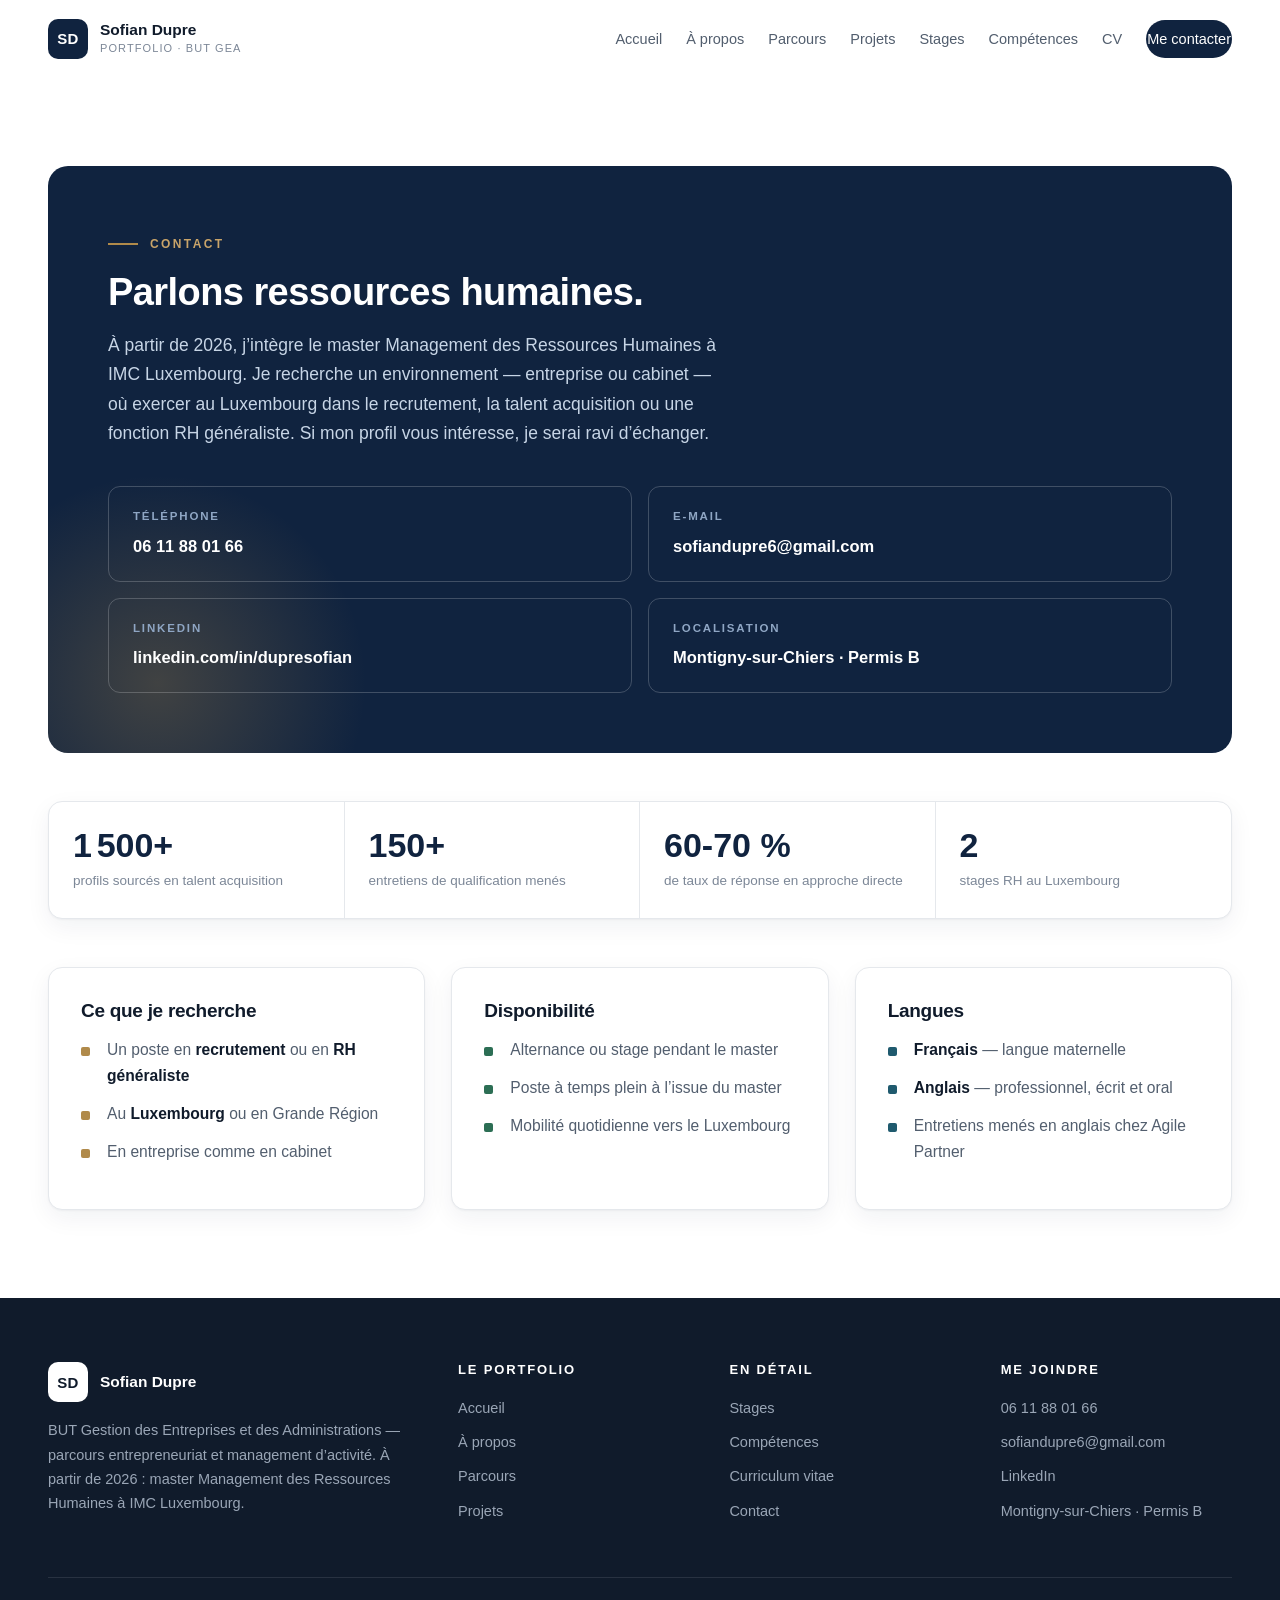
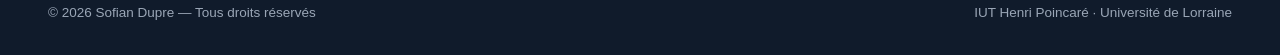
<file: contact.html>
<!DOCTYPE html>
<html lang="fr">
<head>
<meta charset="utf-8">
<meta name="viewport" content="width=device-width,initial-scale=1">
<title>Contact · Sofian Dupre</title>
<meta name="description" content="Contacter Sofian Dupre — recrutement et ressources humaines au Luxembourg.">
<meta name="author" content="Sofian Dupre">
<meta property="og:title" content="Contact · Sofian Dupre">
<meta property="og:description" content="Contacter Sofian Dupre — recrutement et ressources humaines au Luxembourg.">
<meta property="og:type" content="website">
<link rel="stylesheet" href="assets/css/style.css">
<link rel="icon" href="data:image/svg+xml,<svg xmlns='http://www.w3.org/2000/svg' viewBox='0 0 64 64'><rect width='64' height='64' rx='14' fill='%2310233F'/><text x='32' y='42' font-family='Arial' font-size='28' font-weight='bold' fill='white' text-anchor='middle'>SD</text></svg>">
</head>
<body>

<header>
  <div class="wrap nav">
    <a class="brand" href="index.html">
      <span class="mono">SD</span>
      <span class="txt"><b>Sofian Dupre</b><i>Portfolio · BUT GEA</i></span>
    </a>
    <nav class="menu" aria-label="Navigation principale">
      <a href="index.html">Accueil</a><a href="a-propos.html">À propos</a><a href="parcours.html">Parcours</a><a href="projets.html">Projets</a><a href="stages.html">Stages</a><a href="competences.html">Compétences</a><a href="cv.html">CV</a>
      <a class="btn primary" href="contact.html">Me contacter</a>
    </nav>
    <button class="burger" aria-label="Ouvrir le menu" aria-expanded="false">
      <i></i><i></i><i></i></button>
  </div>
</header>

<main>

<section>
  <div class="wrap">
    <div class="contact-box rv">
      <span class="eyebrow" style="color:var(--gold-2)">Contact</span>
      <h2>Parlons ressources humaines.</h2>
      <p>À partir de 2026, j’intègre le master Management des Ressources Humaines à IMC Luxembourg.
        Je recherche un environnement — entreprise ou cabinet — où exercer au Luxembourg dans le
        recrutement, la talent acquisition ou une fonction RH généraliste. Si mon profil vous
        intéresse, je serai ravi d’échanger.</p>
      <div class="cinfo">
        <a href="tel:+33611880166"><span class="k">Téléphone</span>
          <span class="v">06 11 88 01 66</span></a>
        <a href="mailto:sofiandupre6@gmail.com?subject=Contact%20depuis%20votre%20portfolio">
          <span class="k">E-mail</span><span class="v">sofiandupre6@gmail.com</span></a>
        <a href="https://www.linkedin.com/in/dupresofian" target="_blank" rel="noopener">
          <span class="k">LinkedIn</span><span class="v">linkedin.com/in/dupresofian</span></a>
        <div><span class="k">Localisation</span>
          <span class="v">Montigny-sur-Chiers · Permis B</span></div>
      </div>
    </div>

    <div class="hero-facts rv" style="margin-top:48px">
      <div class="fact"><b data-count="1500" data-suffix="+">0</b>
        <span>profils sourcés en talent acquisition</span></div>
      <div class="fact"><b data-count="150" data-suffix="+">0</b>
        <span>entretiens de qualification menés</span></div>
      <div class="fact"><b>60-70 %</b><span>de taux de réponse en approche directe</span></div>
      <div class="fact"><b data-count="2">0</b><span>stages RH au Luxembourg</span></div>
    </div>

    <div class="grid g3" style="margin-top:48px">
      <div class="panel rv"><h3>Ce que je recherche</h3><ul class="list">
        <li>Un poste en <b>recrutement</b> ou en <b>RH généraliste</b></li>
        <li>Au <b>Luxembourg</b> ou en Grande Région</li>
        <li>En entreprise comme en cabinet</li></ul></div>
      <div class="panel rv"><h3>Disponibilité</h3><ul class="list" style="--acc:var(--c-green)">
        <li>Alternance ou stage pendant le master</li>
        <li>Poste à temps plein à l’issue du master</li>
        <li>Mobilité quotidienne vers le Luxembourg</li></ul></div>
      <div class="panel rv"><h3>Langues</h3><ul class="list" style="--acc:var(--c-teal)">
        <li><b>Français</b> — langue maternelle</li>
        <li><b>Anglais</b> — professionnel, écrit et oral</li>
        <li>Entretiens menés en anglais chez Agile Partner</li></ul></div>
    </div>
  </div>
</section>
</main>

<footer>
  <div class="wrap">
    <div class="fgrid">
      <div>
        <div class="fb"><span class="mono">SD</span><b>Sofian Dupre</b></div>
        <p>BUT Gestion des Entreprises et des Administrations — parcours entrepreneuriat et
           management d’activité. À partir de 2026 : master Management des Ressources Humaines
           à IMC Luxembourg.</p>
      </div>
      <div><h4>Le portfolio</h4><ul>
        <li><a href="index.html">Accueil</a></li>
        <li><a href="a-propos.html">À propos</a></li>
        <li><a href="parcours.html">Parcours</a></li>
        <li><a href="projets.html">Projets</a></li></ul></div>
      <div><h4>En détail</h4><ul>
        <li><a href="stages.html">Stages</a></li>
        <li><a href="competences.html">Compétences</a></li>
        <li><a href="cv.html">Curriculum vitae</a></li>
        <li><a href="contact.html">Contact</a></li></ul></div>
      <div><h4>Me joindre</h4><ul>
        <li><a href="tel:+33611880166">06 11 88 01 66</a></li>
        <li><a href="mailto:sofiandupre6@gmail.com">sofiandupre6@gmail.com</a></li>
        <li><a href="https://www.linkedin.com/in/dupresofian" target="_blank"
               rel="noopener">LinkedIn</a></li>
        <li>Montigny-sur-Chiers · Permis B</li></ul></div>
    </div>
    <div class="fbot">
      <span>© <span id="year">2026</span> Sofian Dupre — Tous droits réservés</span>
      <span>IUT Henri Poincaré · Université de Lorraine</span>
    </div>
  </div>
</footer>

<div id="lb" role="dialog" aria-label="Visionneuse">
  <button class="x" aria-label="Fermer">×</button><img alt="" hidden><div class="cap"></div>
</div>
<button id="top" aria-label="Haut de page">↑</button>
<script src="assets/js/main.js"></script>
</body>
</html>
</file>
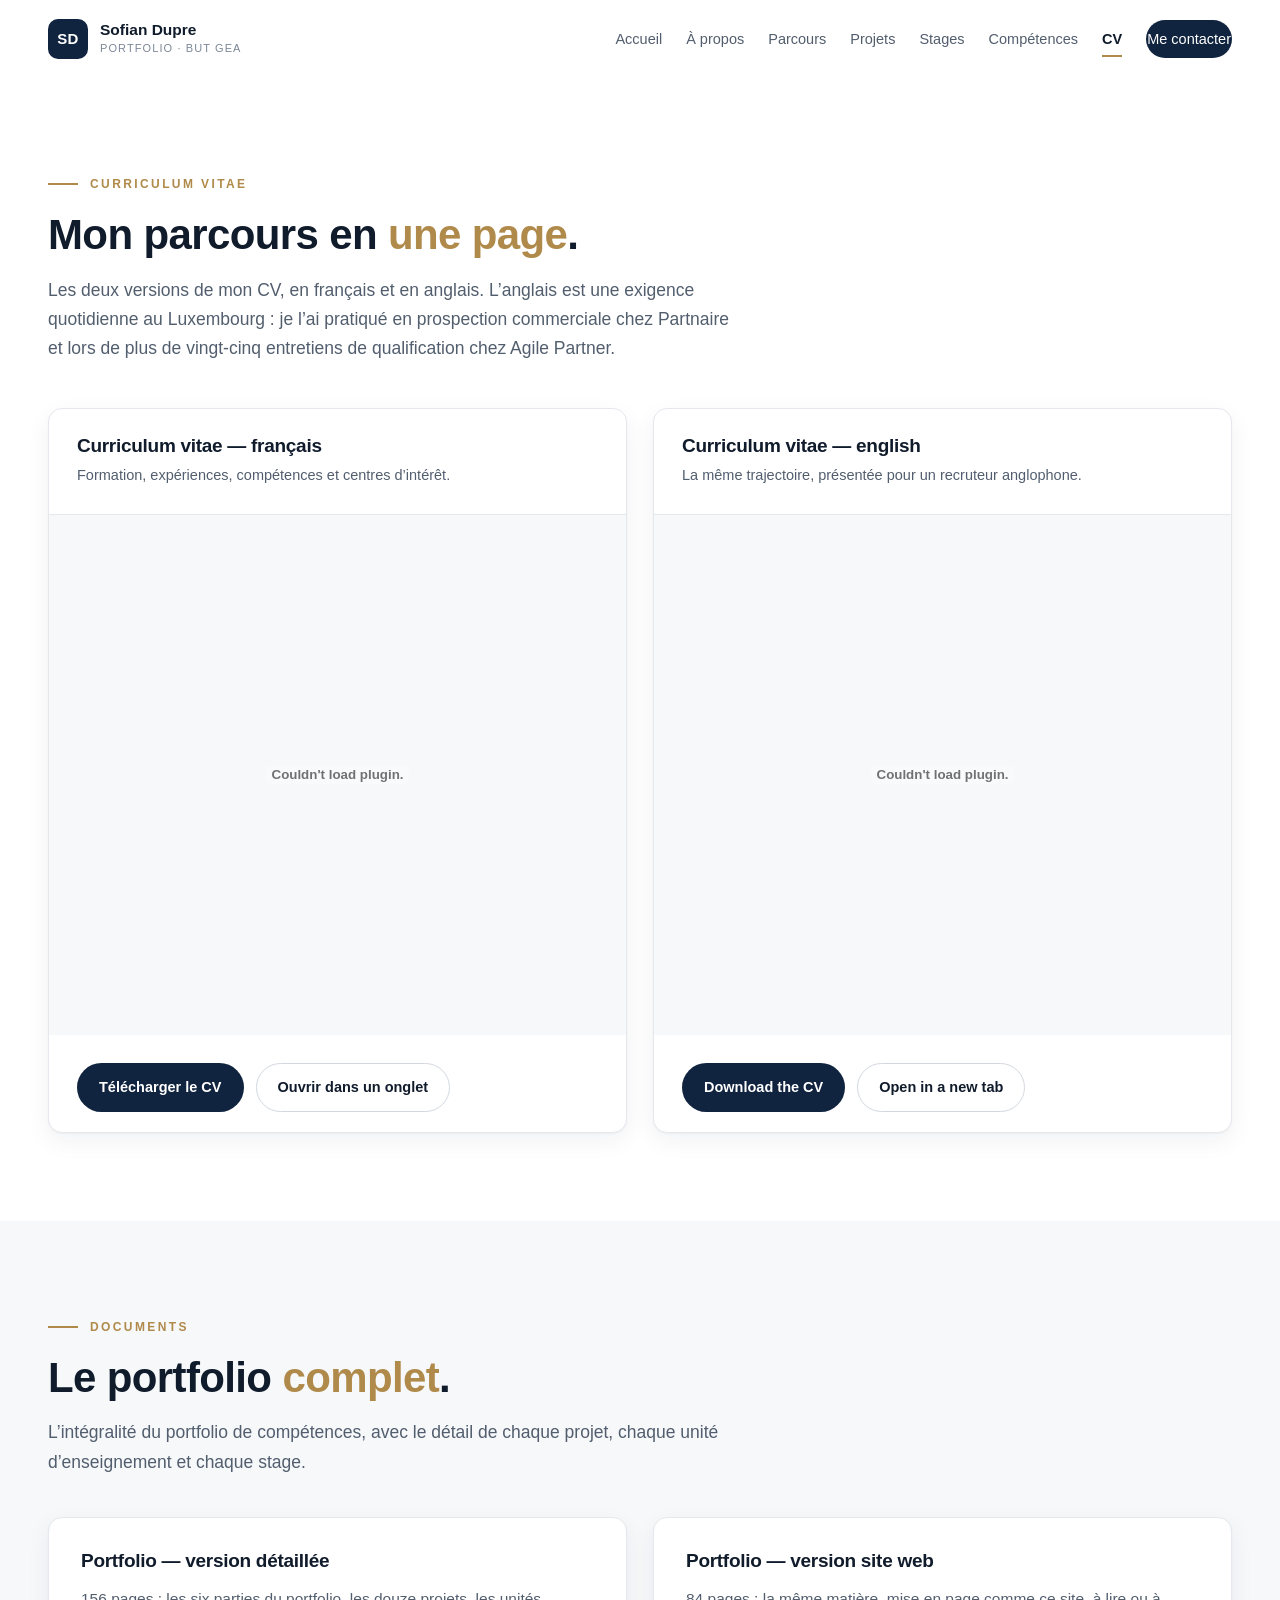
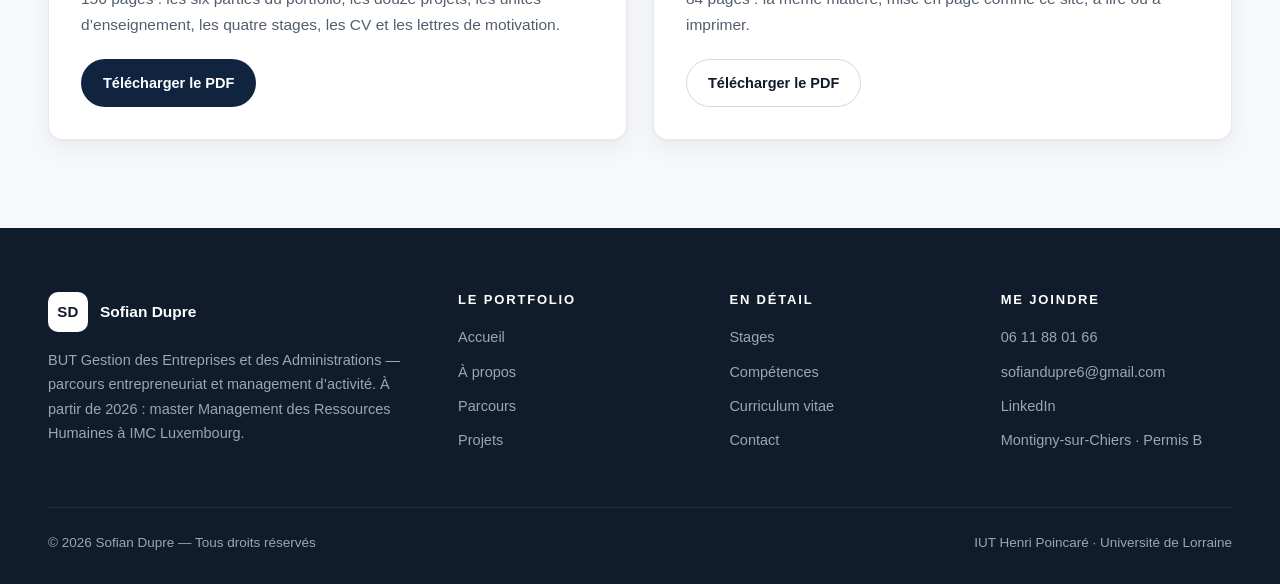
<file: cv.html>
<!DOCTYPE html>
<html lang="fr">
<head>
<meta charset="utf-8">
<meta name="viewport" content="width=device-width,initial-scale=1">
<title>Curriculum vitae · Sofian Dupre</title>
<meta name="description" content="Les CV de Sofian Dupre en français et en anglais, et le portfolio complet en PDF.">
<meta name="author" content="Sofian Dupre">
<meta property="og:title" content="Curriculum vitae · Sofian Dupre">
<meta property="og:description" content="Les CV de Sofian Dupre en français et en anglais, et le portfolio complet en PDF.">
<meta property="og:type" content="website">
<link rel="stylesheet" href="assets/css/style.css">
<link rel="icon" href="data:image/svg+xml,<svg xmlns='http://www.w3.org/2000/svg' viewBox='0 0 64 64'><rect width='64' height='64' rx='14' fill='%2310233F'/><text x='32' y='42' font-family='Arial' font-size='28' font-weight='bold' fill='white' text-anchor='middle'>SD</text></svg>">
</head>
<body>

<header>
  <div class="wrap nav">
    <a class="brand" href="index.html">
      <span class="mono">SD</span>
      <span class="txt"><b>Sofian Dupre</b><i>Portfolio · BUT GEA</i></span>
    </a>
    <nav class="menu" aria-label="Navigation principale">
      <a href="index.html">Accueil</a><a href="a-propos.html">À propos</a><a href="parcours.html">Parcours</a><a href="projets.html">Projets</a><a href="stages.html">Stages</a><a href="competences.html">Compétences</a><a href="cv.html" class="active">CV</a>
      <a class="btn primary" href="contact.html">Me contacter</a>
    </nav>
    <button class="burger" aria-label="Ouvrir le menu" aria-expanded="false">
      <i></i><i></i><i></i></button>
  </div>
</header>

<main>

<section>
  <div class="wrap">
    <span class="eyebrow">Curriculum vitae</span>
    <h2 class="title">Mon parcours en <em>une page</em>.</h2>
    <p class="lead">Les deux versions de mon CV, en français et en anglais. L’anglais est une
      exigence quotidienne au Luxembourg : je l’ai pratiqué en prospection commerciale chez
      Partnaire et lors de plus de vingt-cinq entretiens de qualification chez Agile Partner.</p>

    <div class="cv-grid">
      <div class="cv-card rv">
        <div class="top"><h3>Curriculum vitae — français</h3>
          <p>Formation, expériences, compétences et centres d’intérêt.</p></div>
        <embed src="assets/documents/CV-Sofian-Dupre-FR.pdf#toolbar=0&amp;view=FitH"
               type="application/pdf">
        <div class="bot">
          <a class="btn primary" href="assets/documents/CV-Sofian-Dupre-FR.pdf" download>Télécharger le CV</a>
          <a class="btn ghost" href="assets/documents/CV-Sofian-Dupre-FR.pdf" target="_blank"
             rel="noopener">Ouvrir dans un onglet</a>
        </div>
      </div>
      <div class="cv-card rv">
        <div class="top"><h3>Curriculum vitae — english</h3>
          <p>La même trajectoire, présentée pour un recruteur anglophone.</p></div>
        <embed src="assets/documents/CV-Sofian-Dupre-EN.pdf#toolbar=0&amp;view=FitH"
               type="application/pdf">
        <div class="bot">
          <a class="btn primary" href="assets/documents/CV-Sofian-Dupre-EN.pdf" download>Download the CV</a>
          <a class="btn ghost" href="assets/documents/CV-Sofian-Dupre-EN.pdf" target="_blank"
             rel="noopener">Open in a new tab</a>
        </div>
      </div>
    </div>
  </div>
</section>

<section class="soft">
  <div class="wrap">
    <div class="head-row">
      <div>
        <span class="eyebrow">Documents</span>
        <h2 class="title">Le portfolio <em>complet</em>.</h2>
        <p class="lead">L’intégralité du portfolio de compétences, avec le détail de chaque projet,
          chaque unité d’enseignement et chaque stage.</p>
      </div>
    </div>
    <div class="grid g2">
      <div class="panel rv"><h3>Portfolio — version détaillée</h3>
        <p style="font-size:15.5px;margin-bottom:20px">156 pages : les six parties du portfolio,
          les douze projets, les unités d’enseignement, les quatre stages, les CV et les lettres
          de motivation.</p>
        <a class="btn primary" href="assets/documents/Portfolio-Sofian-Dupre-complet.pdf" download>
          Télécharger le PDF</a></div>
      <div class="panel rv"><h3>Portfolio — version site web</h3>
        <p style="font-size:15.5px;margin-bottom:20px">84 pages : la même matière, mise en page
          comme ce site, à lire ou à imprimer.</p>
        <a class="btn ghost" href="assets/documents/Portfolio-Sofian-Dupre-site-web.pdf" download>
          Télécharger le PDF</a></div>
    </div>
  </div>
</section>
</main>

<footer>
  <div class="wrap">
    <div class="fgrid">
      <div>
        <div class="fb"><span class="mono">SD</span><b>Sofian Dupre</b></div>
        <p>BUT Gestion des Entreprises et des Administrations — parcours entrepreneuriat et
           management d’activité. À partir de 2026 : master Management des Ressources Humaines
           à IMC Luxembourg.</p>
      </div>
      <div><h4>Le portfolio</h4><ul>
        <li><a href="index.html">Accueil</a></li>
        <li><a href="a-propos.html">À propos</a></li>
        <li><a href="parcours.html">Parcours</a></li>
        <li><a href="projets.html">Projets</a></li></ul></div>
      <div><h4>En détail</h4><ul>
        <li><a href="stages.html">Stages</a></li>
        <li><a href="competences.html">Compétences</a></li>
        <li><a href="cv.html">Curriculum vitae</a></li>
        <li><a href="contact.html">Contact</a></li></ul></div>
      <div><h4>Me joindre</h4><ul>
        <li><a href="tel:+33611880166">06 11 88 01 66</a></li>
        <li><a href="mailto:sofiandupre6@gmail.com">sofiandupre6@gmail.com</a></li>
        <li><a href="https://www.linkedin.com/in/dupresofian" target="_blank"
               rel="noopener">LinkedIn</a></li>
        <li>Montigny-sur-Chiers · Permis B</li></ul></div>
    </div>
    <div class="fbot">
      <span>© <span id="year">2026</span> Sofian Dupre — Tous droits réservés</span>
      <span>IUT Henri Poincaré · Université de Lorraine</span>
    </div>
  </div>
</footer>

<div id="lb" role="dialog" aria-label="Visionneuse">
  <button class="x" aria-label="Fermer">×</button><img alt="" hidden><div class="cap"></div>
</div>
<button id="top" aria-label="Haut de page">↑</button>
<script src="assets/js/main.js"></script>
</body>
</html>
</file>
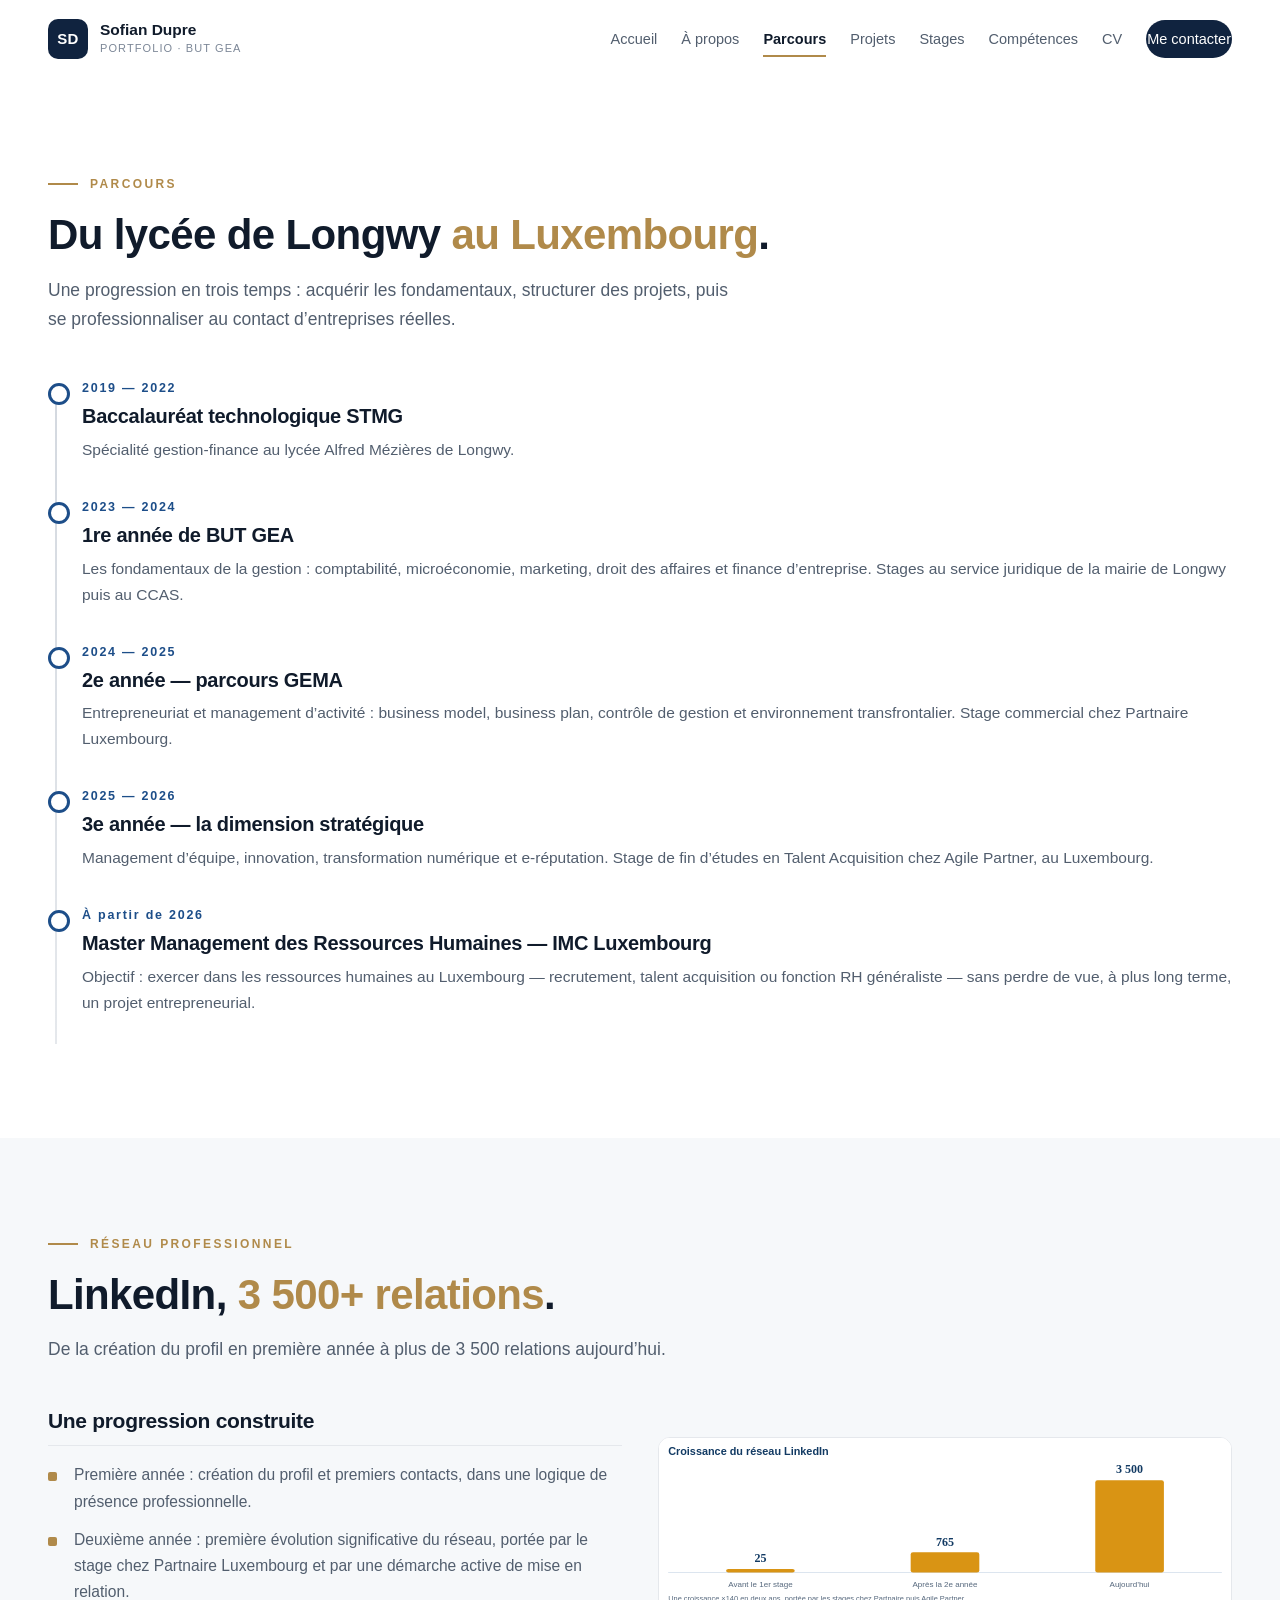
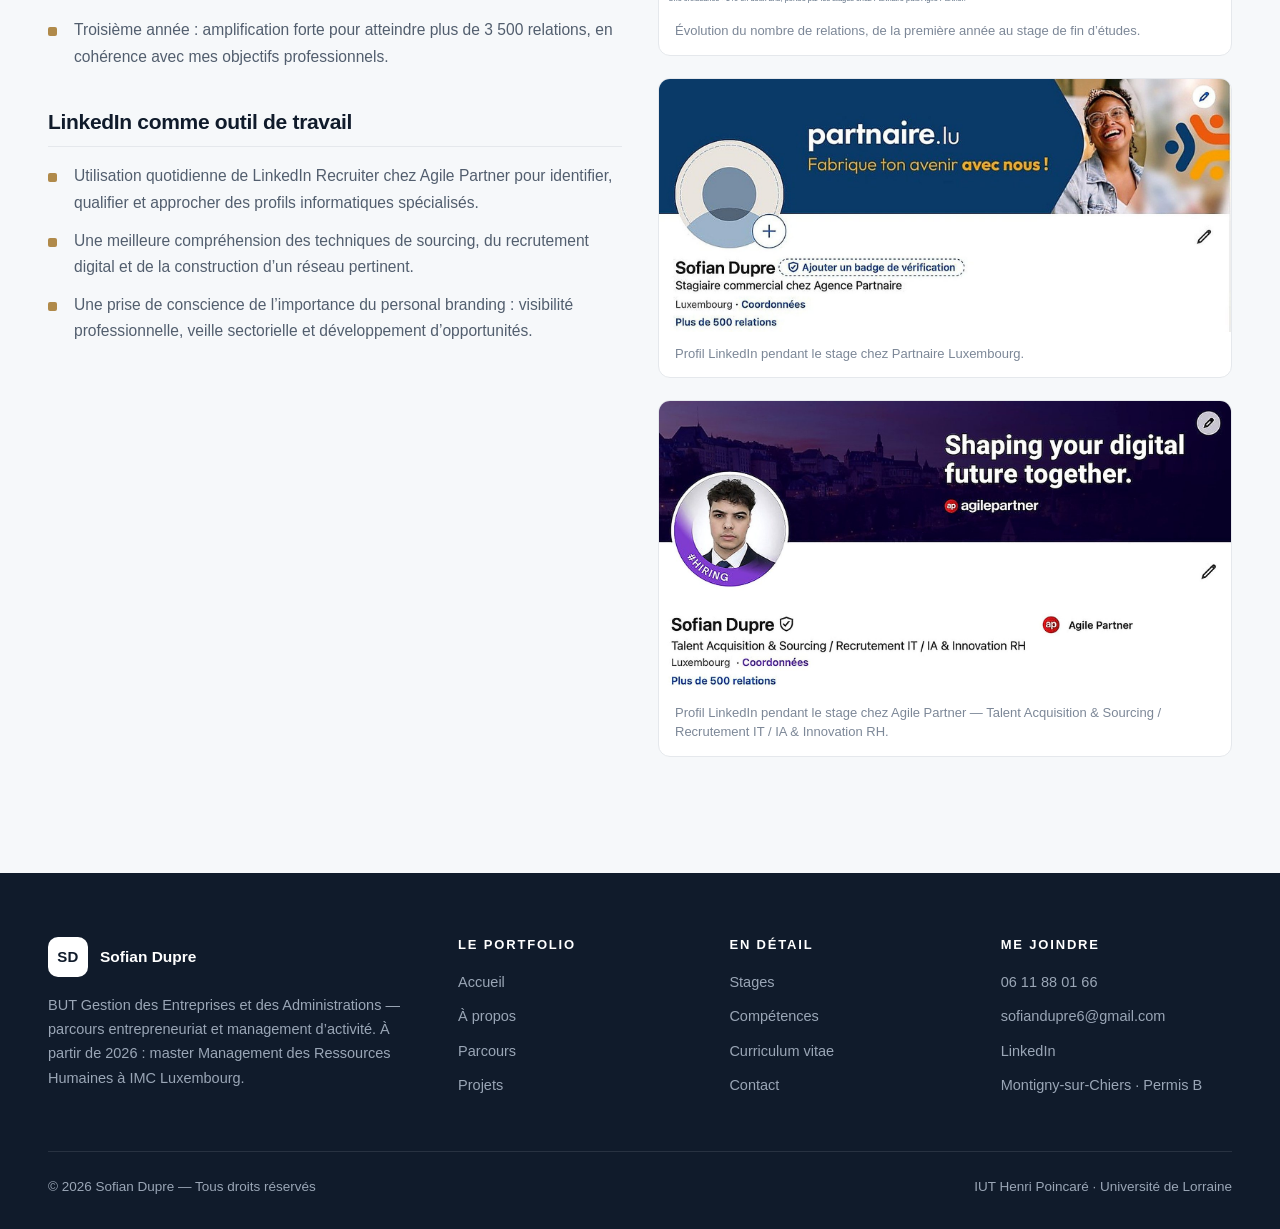
<file: parcours.html>
<!DOCTYPE html>
<html lang="fr">
<head>
<meta charset="utf-8">
<meta name="viewport" content="width=device-width,initial-scale=1">
<title>Parcours · Sofian Dupre</title>
<meta name="description" content="Le parcours de Sofian Dupre, du baccalauréat STMG au master RH à IMC Luxembourg.">
<meta name="author" content="Sofian Dupre">
<meta property="og:title" content="Parcours · Sofian Dupre">
<meta property="og:description" content="Le parcours de Sofian Dupre, du baccalauréat STMG au master RH à IMC Luxembourg.">
<meta property="og:type" content="website">
<link rel="stylesheet" href="assets/css/style.css">
<link rel="icon" href="data:image/svg+xml,<svg xmlns='http://www.w3.org/2000/svg' viewBox='0 0 64 64'><rect width='64' height='64' rx='14' fill='%2310233F'/><text x='32' y='42' font-family='Arial' font-size='28' font-weight='bold' fill='white' text-anchor='middle'>SD</text></svg>">
</head>
<body>

<header>
  <div class="wrap nav">
    <a class="brand" href="index.html">
      <span class="mono">SD</span>
      <span class="txt"><b>Sofian Dupre</b><i>Portfolio · BUT GEA</i></span>
    </a>
    <nav class="menu" aria-label="Navigation principale">
      <a href="index.html">Accueil</a><a href="a-propos.html">À propos</a><a href="parcours.html" class="active">Parcours</a><a href="projets.html">Projets</a><a href="stages.html">Stages</a><a href="competences.html">Compétences</a><a href="cv.html">CV</a>
      <a class="btn primary" href="contact.html">Me contacter</a>
    </nav>
    <button class="burger" aria-label="Ouvrir le menu" aria-expanded="false">
      <i></i><i></i><i></i></button>
  </div>
</header>

<main>

<section>
  <div class="wrap">
    <span class="eyebrow">Parcours</span>
    <h2 class="title">Du lycée de Longwy <em>au Luxembourg</em>.</h2>
    <p class="lead">Une progression en trois temps : acquérir les fondamentaux, structurer des
      projets, puis se professionnaliser au contact d’entreprises réelles.</p>
    <div class="timeline"><div class="tl rv" style="--acc:var(--c-blue)"><div class="y">2019 — 2022</div><h3>Baccalauréat technologique STMG</h3><p>Spécialité gestion-finance au lycée Alfred Mézières de Longwy.</p></div><div class="tl rv" style="--acc:var(--c-blue)"><div class="y">2023 — 2024</div><h3>1re année de BUT GEA</h3><p>Les fondamentaux de la gestion : comptabilité, microéconomie, marketing, droit des affaires et finance d’entreprise. Stages au service juridique de la mairie de Longwy puis au CCAS.</p></div><div class="tl rv" style="--acc:var(--c-blue)"><div class="y">2024 — 2025</div><h3>2e année — parcours GEMA</h3><p>Entrepreneuriat et management d’activité : business model, business plan, contrôle de gestion et environnement transfrontalier. Stage commercial chez Partnaire Luxembourg.</p></div><div class="tl rv" style="--acc:var(--c-blue)"><div class="y">2025 — 2026</div><h3>3e année — la dimension stratégique</h3><p>Management d’équipe, innovation, transformation numérique et e-réputation. Stage de fin d’études en Talent Acquisition chez Agile Partner, au Luxembourg.</p></div><div class="tl rv" style="--acc:var(--c-blue)"><div class="y">À partir de 2026</div><h3>Master Management des Ressources Humaines — IMC Luxembourg</h3><p>Objectif : exercer dans les ressources humaines au Luxembourg — recrutement, talent acquisition ou fonction RH généraliste — sans perdre de vue, à plus long terme, un projet entrepreneurial.</p></div></div>
  </div>
</section>

<section class="soft">
  <div class="wrap">
    <span class="eyebrow">Réseau professionnel</span>
    <h2 class="title">LinkedIn, <em>3 500+ relations</em>.</h2>
    <p class="lead">De la création du profil en première année à plus de 3 500 relations aujourd’hui.</p>
    <div class="grid g2" style="gap:36px;align-items:start">
      <div><div class="blk rv"><h3>Une progression construite</h3><ul class="list"><li>Première année : création du profil et premiers contacts, dans une logique de présence professionnelle.</li><li>Deuxième année : première évolution significative du réseau, portée par le stage chez Partnaire Luxembourg et par une démarche active de mise en relation.</li><li>Troisième année : amplification forte pour atteindre plus de 3 500 relations, en cohérence avec mes objectifs professionnels.</li></ul></div><div class="blk rv"><h3>LinkedIn comme outil de travail</h3><ul class="list"><li>Utilisation quotidienne de LinkedIn Recruiter chez Agile Partner pour identifier, qualifier et approcher des profils informatiques spécialisés.</li><li>Une meilleure compréhension des techniques de sourcing, du recrutement digital et de la construction d’un réseau pertinent.</li><li>Une prise de conscience de l’importance du personal branding : visibilité professionnelle, veille sectorielle et développement d’opportunités.</li></ul></div></div>
      <div><div class="gal"><figure><img src="assets/img/dg_linkedin.svg" alt="Évolution du nombre de relations, de la première année au stage de fin d’études." loading="lazy"><figcaption>Évolution du nombre de relations, de la première année au stage de fin d’études.</figcaption></figure><figure><img src="assets/img/linkedin_1.jpg" alt="Profil LinkedIn pendant le stage chez Partnaire Luxembourg." loading="lazy"><figcaption>Profil LinkedIn pendant le stage chez Partnaire Luxembourg.</figcaption></figure><figure><img src="assets/img/linkedin_2.jpg" alt="Profil LinkedIn pendant le stage chez Agile Partner — Talent Acquisition &amp; Sourcing / Recrutement IT / IA &amp; Innovation RH." loading="lazy"><figcaption>Profil LinkedIn pendant le stage chez Agile Partner — Talent Acquisition &amp; Sourcing / Recrutement IT / IA &amp; Innovation RH.</figcaption></figure></div></div>
    </div>
  </div>
</section>
</main>

<footer>
  <div class="wrap">
    <div class="fgrid">
      <div>
        <div class="fb"><span class="mono">SD</span><b>Sofian Dupre</b></div>
        <p>BUT Gestion des Entreprises et des Administrations — parcours entrepreneuriat et
           management d’activité. À partir de 2026 : master Management des Ressources Humaines
           à IMC Luxembourg.</p>
      </div>
      <div><h4>Le portfolio</h4><ul>
        <li><a href="index.html">Accueil</a></li>
        <li><a href="a-propos.html">À propos</a></li>
        <li><a href="parcours.html">Parcours</a></li>
        <li><a href="projets.html">Projets</a></li></ul></div>
      <div><h4>En détail</h4><ul>
        <li><a href="stages.html">Stages</a></li>
        <li><a href="competences.html">Compétences</a></li>
        <li><a href="cv.html">Curriculum vitae</a></li>
        <li><a href="contact.html">Contact</a></li></ul></div>
      <div><h4>Me joindre</h4><ul>
        <li><a href="tel:+33611880166">06 11 88 01 66</a></li>
        <li><a href="mailto:sofiandupre6@gmail.com">sofiandupre6@gmail.com</a></li>
        <li><a href="https://www.linkedin.com/in/dupresofian" target="_blank"
               rel="noopener">LinkedIn</a></li>
        <li>Montigny-sur-Chiers · Permis B</li></ul></div>
    </div>
    <div class="fbot">
      <span>© <span id="year">2026</span> Sofian Dupre — Tous droits réservés</span>
      <span>IUT Henri Poincaré · Université de Lorraine</span>
    </div>
  </div>
</footer>

<div id="lb" role="dialog" aria-label="Visionneuse">
  <button class="x" aria-label="Fermer">×</button><img alt="" hidden><div class="cap"></div>
</div>
<button id="top" aria-label="Haut de page">↑</button>
<script src="assets/js/main.js"></script>
</body>
</html>
</file>
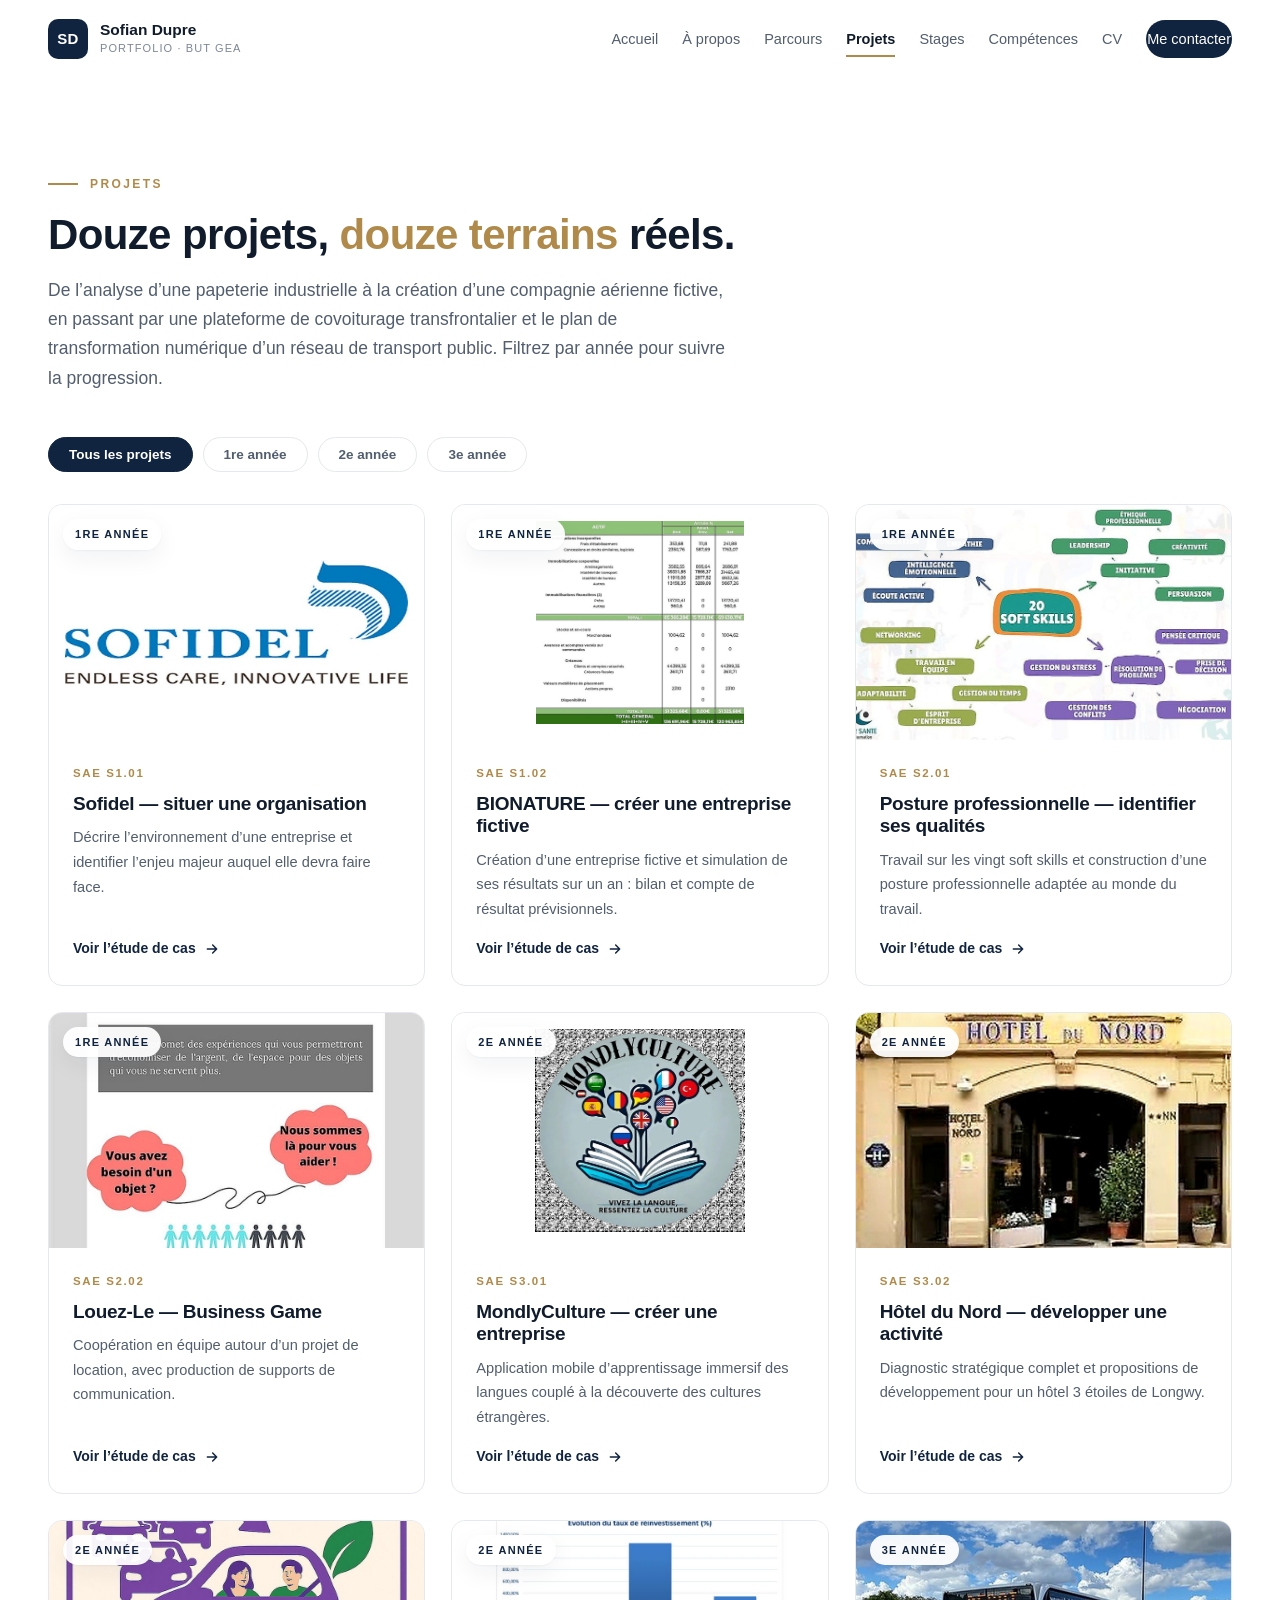
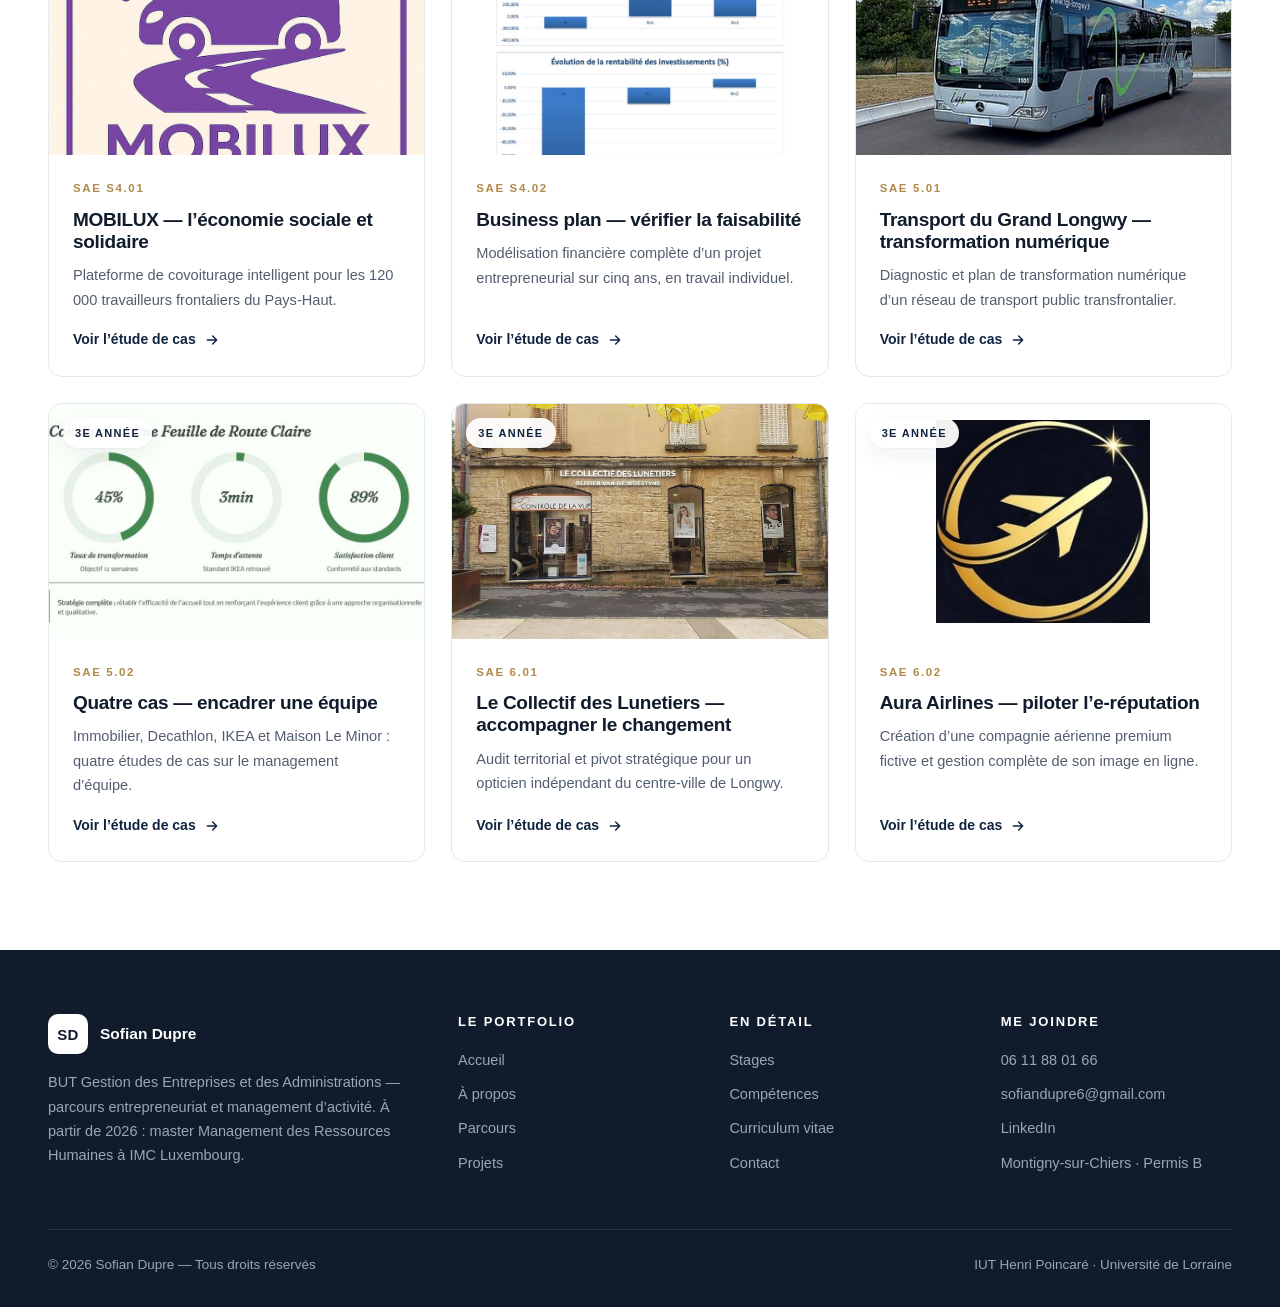
<file: projets.html>
<!DOCTYPE html>
<html lang="fr">
<head>
<meta charset="utf-8">
<meta name="viewport" content="width=device-width,initial-scale=1">
<title>Projets · Sofian Dupre</title>
<meta name="description" content="Les douze projets professionnels menés par Sofian Dupre pendant le BUT GEA.">
<meta name="author" content="Sofian Dupre">
<meta property="og:title" content="Projets · Sofian Dupre">
<meta property="og:description" content="Les douze projets professionnels menés par Sofian Dupre pendant le BUT GEA.">
<meta property="og:type" content="website">
<link rel="stylesheet" href="assets/css/style.css">
<link rel="icon" href="data:image/svg+xml,<svg xmlns='http://www.w3.org/2000/svg' viewBox='0 0 64 64'><rect width='64' height='64' rx='14' fill='%2310233F'/><text x='32' y='42' font-family='Arial' font-size='28' font-weight='bold' fill='white' text-anchor='middle'>SD</text></svg>">
</head>
<body>

<header>
  <div class="wrap nav">
    <a class="brand" href="index.html">
      <span class="mono">SD</span>
      <span class="txt"><b>Sofian Dupre</b><i>Portfolio · BUT GEA</i></span>
    </a>
    <nav class="menu" aria-label="Navigation principale">
      <a href="index.html">Accueil</a><a href="a-propos.html">À propos</a><a href="parcours.html">Parcours</a><a href="projets.html" class="active">Projets</a><a href="stages.html">Stages</a><a href="competences.html">Compétences</a><a href="cv.html">CV</a>
      <a class="btn primary" href="contact.html">Me contacter</a>
    </nav>
    <button class="burger" aria-label="Ouvrir le menu" aria-expanded="false">
      <i></i><i></i><i></i></button>
  </div>
</header>

<main>

<section>
  <div class="wrap">
    <span class="eyebrow">Projets</span>
    <h2 class="title">Douze projets, <em>douze terrains</em> réels.</h2>
    <p class="lead">De l’analyse d’une papeterie industrielle à la création d’une compagnie
      aérienne fictive, en passant par une plateforme de covoiturage transfrontalier et le plan de
      transformation numérique d’un réseau de transport public. Filtrez par année pour suivre la
      progression.</p>
    <div class="filters"><button class="on" data-filter="all">Tous les projets</button><button data-filter="1re année">1re année</button><button data-filter="2e année">2e année</button><button data-filter="3e année">3e année</button></div>
    <div class="grid g3"><a class="card rv" data-year="1re année" href="projets/sofidel.html"><div class="ph fit"><span class="tag">1re année</span><img src="assets/img/sofidel_t.jpg" alt="" loading="lazy"></div><div class="bd"><div class="kk">SAE S1.01</div><h3>Sofidel — situer une organisation</h3><p>Décrire l’environnement d’une entreprise et identifier l’enjeu majeur auquel elle devra faire face.</p><span class="more">Voir l’étude de cas <svg width="16" height="16" viewBox="0 0 24 24" fill="none" stroke="currentColor" stroke-width="2.2" stroke-linecap="round" stroke-linejoin="round"><path d="M5 12h14M13 6l6 6-6 6"/></svg></span></div></a><a class="card rv" data-year="1re année" href="projets/bionature.html"><div class="ph fit"><span class="tag">1re année</span><img src="assets/img/bilan_actif_t.jpg" alt="" loading="lazy"></div><div class="bd"><div class="kk">SAE S1.02</div><h3>BIONATURE — créer une entreprise fictive</h3><p>Création d’une entreprise fictive et simulation de ses résultats sur un an : bilan et compte de résultat prévisionnels.</p><span class="more">Voir l’étude de cas <svg width="16" height="16" viewBox="0 0 24 24" fill="none" stroke="currentColor" stroke-width="2.2" stroke-linecap="round" stroke-linejoin="round"><path d="M5 12h14M13 6l6 6-6 6"/></svg></span></div></a><a class="card rv" data-year="1re année" href="projets/posture.html"><div class="ph"><span class="tag">1re année</span><img src="assets/img/soft_skills_t.jpg" alt="" loading="lazy"></div><div class="bd"><div class="kk">SAE S2.01</div><h3>Posture professionnelle — identifier ses qualités</h3><p>Travail sur les vingt soft skills et construction d’une posture professionnelle adaptée au monde du travail.</p><span class="more">Voir l’étude de cas <svg width="16" height="16" viewBox="0 0 24 24" fill="none" stroke="currentColor" stroke-width="2.2" stroke-linecap="round" stroke-linejoin="round"><path d="M5 12h14M13 6l6 6-6 6"/></svg></span></div></a><a class="card rv" data-year="1re année" href="projets/louezle.html"><div class="ph"><span class="tag">1re année</span><img src="assets/img/louezle_fr_t.jpg" alt="" loading="lazy"></div><div class="bd"><div class="kk">SAE S2.02</div><h3>Louez-Le — Business Game</h3><p>Coopération en équipe autour d’un projet de location, avec production de supports de communication.</p><span class="more">Voir l’étude de cas <svg width="16" height="16" viewBox="0 0 24 24" fill="none" stroke="currentColor" stroke-width="2.2" stroke-linecap="round" stroke-linejoin="round"><path d="M5 12h14M13 6l6 6-6 6"/></svg></span></div></a><a class="card rv" data-year="2e année" href="projets/mondly.html"><div class="ph fit"><span class="tag">2e année</span><img src="assets/img/mondly_logo_t.jpg" alt="" loading="lazy"></div><div class="bd"><div class="kk">SAE S3.01</div><h3>MondlyCulture — créer une entreprise</h3><p>Application mobile d’apprentissage immersif des langues couplé à la découverte des cultures étrangères.</p><span class="more">Voir l’étude de cas <svg width="16" height="16" viewBox="0 0 24 24" fill="none" stroke="currentColor" stroke-width="2.2" stroke-linecap="round" stroke-linejoin="round"><path d="M5 12h14M13 6l6 6-6 6"/></svg></span></div></a><a class="card rv" data-year="2e année" href="projets/hotel.html"><div class="ph"><span class="tag">2e année</span><img src="assets/img/hotel_nord_t.jpg" alt="" loading="lazy"></div><div class="bd"><div class="kk">SAE S3.02</div><h3>Hôtel du Nord — développer une activité</h3><p>Diagnostic stratégique complet et propositions de développement pour un hôtel 3 étoiles de Longwy.</p><span class="more">Voir l’étude de cas <svg width="16" height="16" viewBox="0 0 24 24" fill="none" stroke="currentColor" stroke-width="2.2" stroke-linecap="round" stroke-linejoin="round"><path d="M5 12h14M13 6l6 6-6 6"/></svg></span></div></a><a class="card rv" data-year="2e année" href="projets/mobilux.html"><div class="ph"><span class="tag">2e année</span><img src="assets/img/mobilux_affiche_hd_t.jpg" alt="" loading="lazy"></div><div class="bd"><div class="kk">SAE S4.01</div><h3>MOBILUX — l’économie sociale et solidaire</h3><p>Plateforme de covoiturage intelligent pour les 120 000 travailleurs frontaliers du Pays-Haut.</p><span class="more">Voir l’étude de cas <svg width="16" height="16" viewBox="0 0 24 24" fill="none" stroke="currentColor" stroke-width="2.2" stroke-linecap="round" stroke-linejoin="round"><path d="M5 12h14M13 6l6 6-6 6"/></svg></span></div></a><a class="card rv" data-year="2e année" href="projets/bp.html"><div class="ph"><span class="tag">2e année</span><img src="assets/img/bp_seuil_hd_t.jpg" alt="" loading="lazy"></div><div class="bd"><div class="kk">SAE S4.02</div><h3>Business plan — vérifier la faisabilité</h3><p>Modélisation financière complète d’un projet entrepreneurial sur cinq ans, en travail individuel.</p><span class="more">Voir l’étude de cas <svg width="16" height="16" viewBox="0 0 24 24" fill="none" stroke="currentColor" stroke-width="2.2" stroke-linecap="round" stroke-linejoin="round"><path d="M5 12h14M13 6l6 6-6 6"/></svg></span></div></a><a class="card rv" data-year="3e année" href="projets/tgl.html"><div class="ph"><span class="tag">3e année</span><img src="assets/img/tgl_bus_t.jpg" alt="" loading="lazy"></div><div class="bd"><div class="kk">SAE 5.01</div><h3>Transport du Grand Longwy — transformation numérique</h3><p>Diagnostic et plan de transformation numérique d’un réseau de transport public transfrontalier.</p><span class="more">Voir l’étude de cas <svg width="16" height="16" viewBox="0 0 24 24" fill="none" stroke="currentColor" stroke-width="2.2" stroke-linecap="round" stroke-linejoin="round"><path d="M5 12h14M13 6l6 6-6 6"/></svg></span></div></a><a class="card rv" data-year="3e année" href="projets/cas4.html"><div class="ph"><span class="tag">3e année</span><img src="assets/img/ik_conclusion_t.jpg" alt="" loading="lazy"></div><div class="bd"><div class="kk">SAE 5.02</div><h3>Quatre cas — encadrer une équipe</h3><p>Immobilier, Decathlon, IKEA et Maison Le Minor : quatre études de cas sur le management d’équipe.</p><span class="more">Voir l’étude de cas <svg width="16" height="16" viewBox="0 0 24 24" fill="none" stroke="currentColor" stroke-width="2.2" stroke-linecap="round" stroke-linejoin="round"><path d="M5 12h14M13 6l6 6-6 6"/></svg></span></div></a><a class="card rv" data-year="3e année" href="projets/opticien.html"><div class="ph"><span class="tag">3e année</span><img src="assets/img/opticien_devanture_t.jpg" alt="" loading="lazy"></div><div class="bd"><div class="kk">SAE 6.01</div><h3>Le Collectif des Lunetiers — accompagner le changement</h3><p>Audit territorial et pivot stratégique pour un opticien indépendant du centre-ville de Longwy.</p><span class="more">Voir l’étude de cas <svg width="16" height="16" viewBox="0 0 24 24" fill="none" stroke="currentColor" stroke-width="2.2" stroke-linecap="round" stroke-linejoin="round"><path d="M5 12h14M13 6l6 6-6 6"/></svg></span></div></a><a class="card rv" data-year="3e année" href="projets/aura.html"><div class="ph fit"><span class="tag">3e année</span><img src="assets/img/aura_logo_t.jpg" alt="" loading="lazy"></div><div class="bd"><div class="kk">SAE 6.02</div><h3>Aura Airlines — piloter l’e-réputation</h3><p>Création d’une compagnie aérienne premium fictive et gestion complète de son image en ligne.</p><span class="more">Voir l’étude de cas <svg width="16" height="16" viewBox="0 0 24 24" fill="none" stroke="currentColor" stroke-width="2.2" stroke-linecap="round" stroke-linejoin="round"><path d="M5 12h14M13 6l6 6-6 6"/></svg></span></div></a></div>
  </div>
</section>
</main>

<footer>
  <div class="wrap">
    <div class="fgrid">
      <div>
        <div class="fb"><span class="mono">SD</span><b>Sofian Dupre</b></div>
        <p>BUT Gestion des Entreprises et des Administrations — parcours entrepreneuriat et
           management d’activité. À partir de 2026 : master Management des Ressources Humaines
           à IMC Luxembourg.</p>
      </div>
      <div><h4>Le portfolio</h4><ul>
        <li><a href="index.html">Accueil</a></li>
        <li><a href="a-propos.html">À propos</a></li>
        <li><a href="parcours.html">Parcours</a></li>
        <li><a href="projets.html">Projets</a></li></ul></div>
      <div><h4>En détail</h4><ul>
        <li><a href="stages.html">Stages</a></li>
        <li><a href="competences.html">Compétences</a></li>
        <li><a href="cv.html">Curriculum vitae</a></li>
        <li><a href="contact.html">Contact</a></li></ul></div>
      <div><h4>Me joindre</h4><ul>
        <li><a href="tel:+33611880166">06 11 88 01 66</a></li>
        <li><a href="mailto:sofiandupre6@gmail.com">sofiandupre6@gmail.com</a></li>
        <li><a href="https://www.linkedin.com/in/dupresofian" target="_blank"
               rel="noopener">LinkedIn</a></li>
        <li>Montigny-sur-Chiers · Permis B</li></ul></div>
    </div>
    <div class="fbot">
      <span>© <span id="year">2026</span> Sofian Dupre — Tous droits réservés</span>
      <span>IUT Henri Poincaré · Université de Lorraine</span>
    </div>
  </div>
</footer>

<div id="lb" role="dialog" aria-label="Visionneuse">
  <button class="x" aria-label="Fermer">×</button><img alt="" hidden><div class="cap"></div>
</div>
<button id="top" aria-label="Haut de page">↑</button>
<script src="assets/js/main.js"></script>
</body>
</html>
</file>
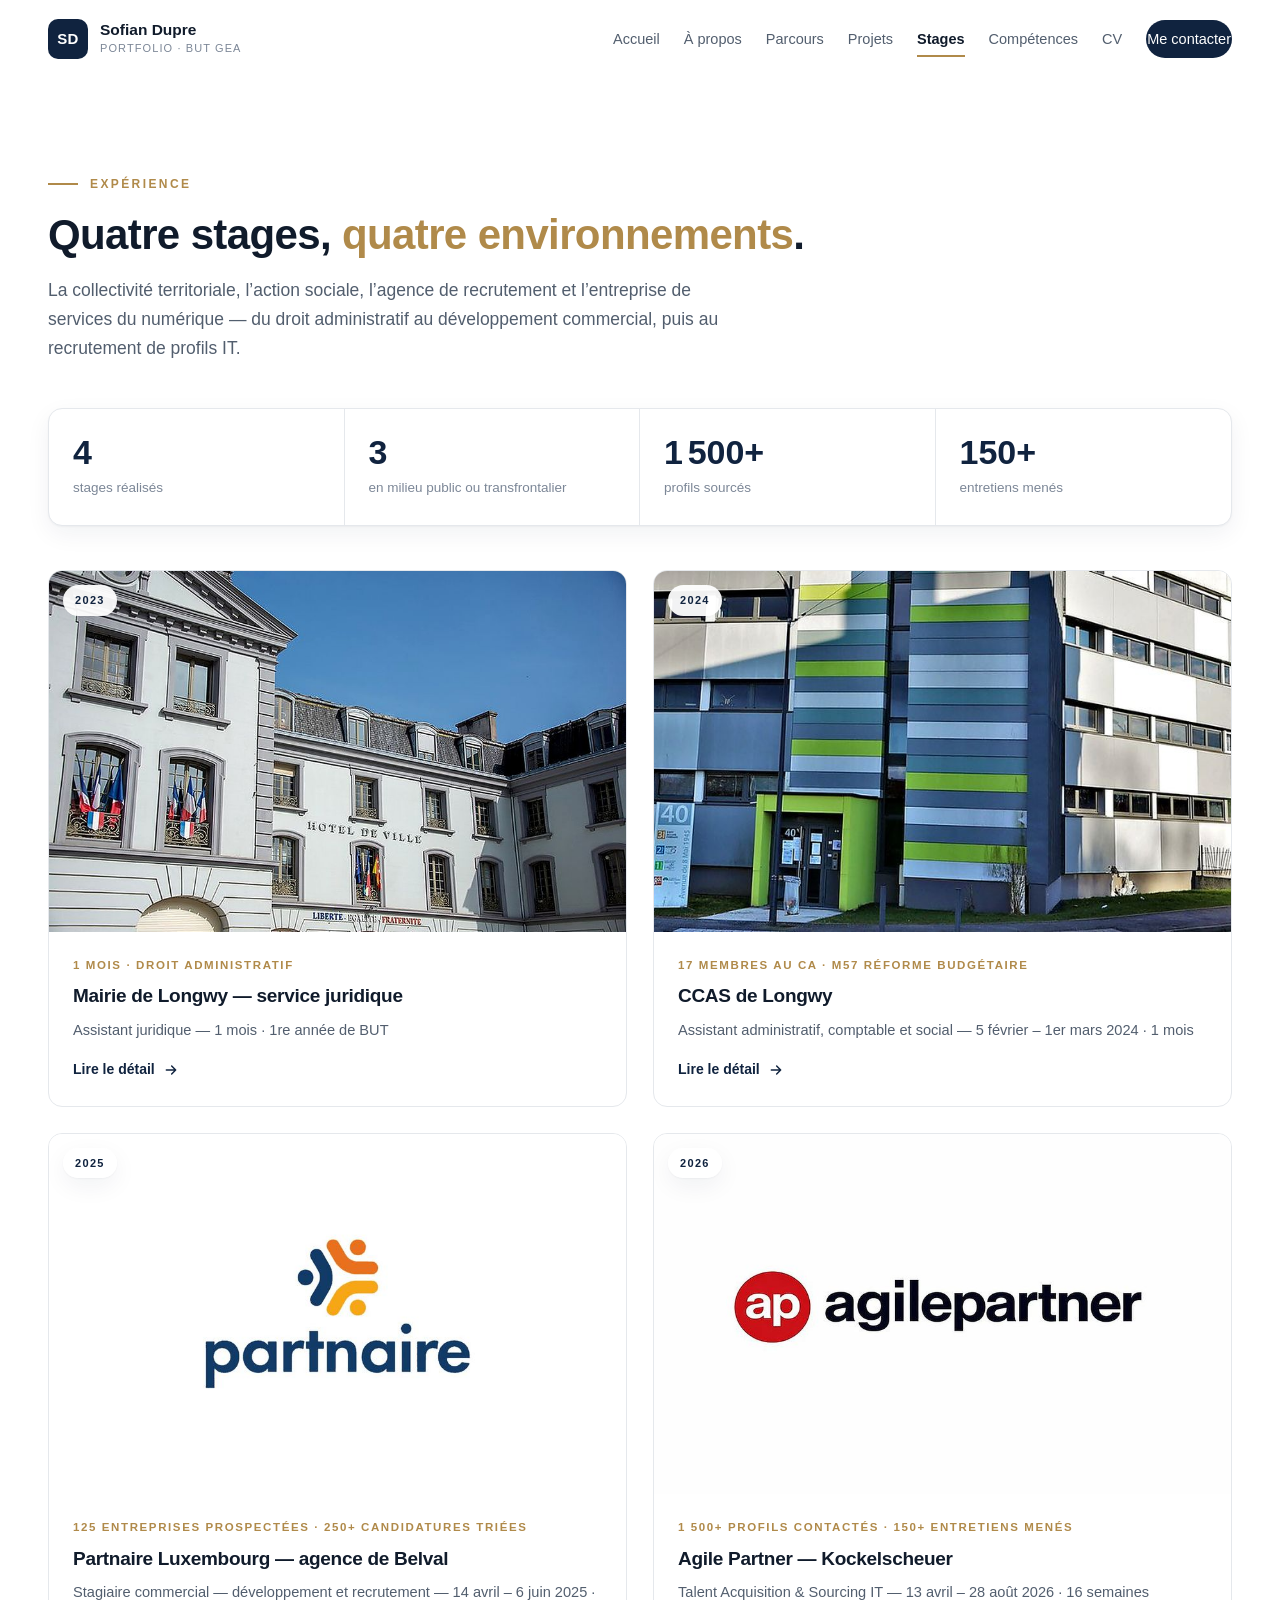
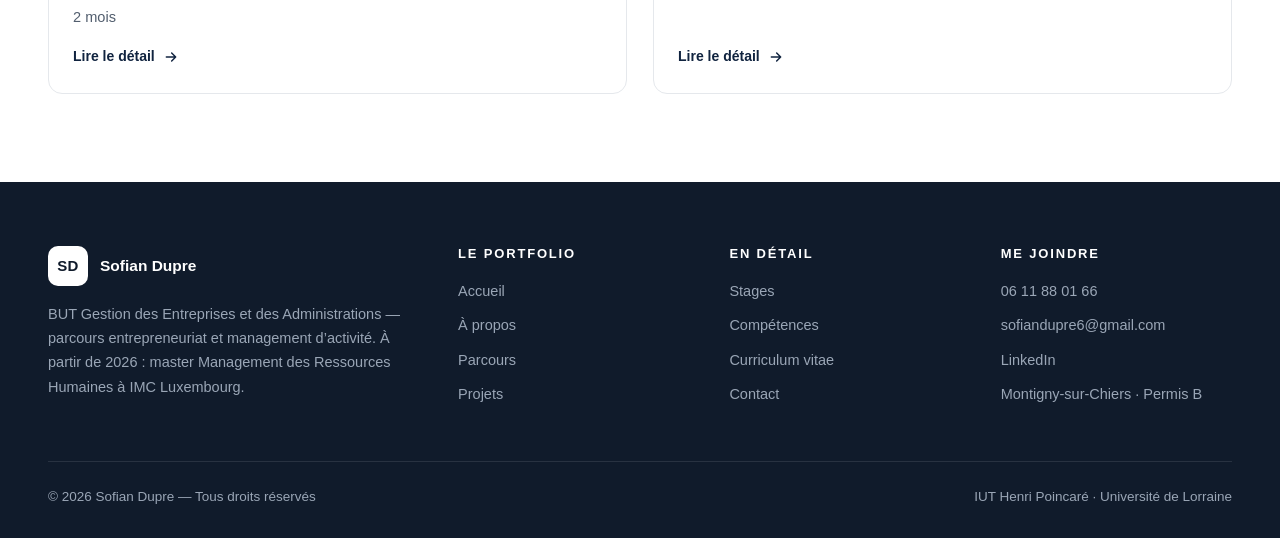
<file: stages.html>
<!DOCTYPE html>
<html lang="fr">
<head>
<meta charset="utf-8">
<meta name="viewport" content="width=device-width,initial-scale=1">
<title>Stages · Sofian Dupre</title>
<meta name="description" content="Les quatre stages de Sofian Dupre : mairie de Longwy, CCAS, Partnaire Luxembourg et Agile Partner.">
<meta name="author" content="Sofian Dupre">
<meta property="og:title" content="Stages · Sofian Dupre">
<meta property="og:description" content="Les quatre stages de Sofian Dupre : mairie de Longwy, CCAS, Partnaire Luxembourg et Agile Partner.">
<meta property="og:type" content="website">
<link rel="stylesheet" href="assets/css/style.css">
<link rel="icon" href="data:image/svg+xml,<svg xmlns='http://www.w3.org/2000/svg' viewBox='0 0 64 64'><rect width='64' height='64' rx='14' fill='%2310233F'/><text x='32' y='42' font-family='Arial' font-size='28' font-weight='bold' fill='white' text-anchor='middle'>SD</text></svg>">
</head>
<body>

<header>
  <div class="wrap nav">
    <a class="brand" href="index.html">
      <span class="mono">SD</span>
      <span class="txt"><b>Sofian Dupre</b><i>Portfolio · BUT GEA</i></span>
    </a>
    <nav class="menu" aria-label="Navigation principale">
      <a href="index.html">Accueil</a><a href="a-propos.html">À propos</a><a href="parcours.html">Parcours</a><a href="projets.html">Projets</a><a href="stages.html" class="active">Stages</a><a href="competences.html">Compétences</a><a href="cv.html">CV</a>
      <a class="btn primary" href="contact.html">Me contacter</a>
    </nav>
    <button class="burger" aria-label="Ouvrir le menu" aria-expanded="false">
      <i></i><i></i><i></i></button>
  </div>
</header>

<main>

<section>
  <div class="wrap">
    <span class="eyebrow">Expérience</span>
    <h2 class="title">Quatre stages, <em>quatre environnements</em>.</h2>
    <p class="lead">La collectivité territoriale, l’action sociale, l’agence de recrutement et
      l’entreprise de services du numérique — du droit administratif au développement commercial,
      puis au recrutement de profils IT.</p>
    <div class="hero-facts rv" style="margin:0 0 44px">
      <div class="fact"><b data-count="4">0</b><span>stages réalisés</span></div>
      <div class="fact"><b data-count="3">0</b><span>en milieu public ou transfrontalier</span></div>
      <div class="fact"><b data-count="1500" data-suffix="+">0</b><span>profils sourcés</span></div>
      <div class="fact"><b data-count="150" data-suffix="+">0</b><span>entretiens menés</span></div>
    </div>
    <div class="grid g2"><a class="card rv" href="stages/mairie.html"><div class="ph"><span class="tag">2023</span><img src="assets/img/stage_mairie_t.jpg" alt="" loading="lazy"></div><div class="bd"><div class="kk">1 mois · Droit administratif</div><h3>Mairie de Longwy — service juridique</h3><p>Assistant juridique — 1 mois · 1re année de BUT</p><span class="more">Lire le détail <svg width="16" height="16" viewBox="0 0 24 24" fill="none" stroke="currentColor" stroke-width="2.2" stroke-linecap="round" stroke-linejoin="round"><path d="M5 12h14M13 6l6 6-6 6"/></svg></span></div></a><a class="card rv" href="stages/ccas.html"><div class="ph"><span class="tag">2024</span><img src="assets/img/stage_ccas_t.jpg" alt="" loading="lazy"></div><div class="bd"><div class="kk">17 membres au CA · M57 réforme budgétaire</div><h3>CCAS de Longwy</h3><p>Assistant administratif, comptable et social — 5 février – 1er mars 2024 · 1 mois</p><span class="more">Lire le détail <svg width="16" height="16" viewBox="0 0 24 24" fill="none" stroke="currentColor" stroke-width="2.2" stroke-linecap="round" stroke-linejoin="round"><path d="M5 12h14M13 6l6 6-6 6"/></svg></span></div></a><a class="card rv" href="stages/partnaire.html"><div class="ph"><span class="tag">2025</span><img src="assets/img/stage_partnaire_hd_t.jpg" alt="" loading="lazy"></div><div class="bd"><div class="kk">125 entreprises prospectées · 250+ candidatures triées</div><h3>Partnaire Luxembourg — agence de Belval</h3><p>Stagiaire commercial — développement et recrutement — 14 avril – 6 juin 2025 · 2 mois</p><span class="more">Lire le détail <svg width="16" height="16" viewBox="0 0 24 24" fill="none" stroke="currentColor" stroke-width="2.2" stroke-linecap="round" stroke-linejoin="round"><path d="M5 12h14M13 6l6 6-6 6"/></svg></span></div></a><a class="card rv" href="stages/agile.html"><div class="ph"><span class="tag">2026</span><img src="assets/img/stage_agile_t.jpg" alt="" loading="lazy"></div><div class="bd"><div class="kk">1 500+ profils contactés · 150+ entretiens menés</div><h3>Agile Partner — Kockelscheuer</h3><p>Talent Acquisition &amp; Sourcing IT — 13 avril – 28 août 2026 · 16 semaines</p><span class="more">Lire le détail <svg width="16" height="16" viewBox="0 0 24 24" fill="none" stroke="currentColor" stroke-width="2.2" stroke-linecap="round" stroke-linejoin="round"><path d="M5 12h14M13 6l6 6-6 6"/></svg></span></div></a></div>
  </div>
</section>
</main>

<footer>
  <div class="wrap">
    <div class="fgrid">
      <div>
        <div class="fb"><span class="mono">SD</span><b>Sofian Dupre</b></div>
        <p>BUT Gestion des Entreprises et des Administrations — parcours entrepreneuriat et
           management d’activité. À partir de 2026 : master Management des Ressources Humaines
           à IMC Luxembourg.</p>
      </div>
      <div><h4>Le portfolio</h4><ul>
        <li><a href="index.html">Accueil</a></li>
        <li><a href="a-propos.html">À propos</a></li>
        <li><a href="parcours.html">Parcours</a></li>
        <li><a href="projets.html">Projets</a></li></ul></div>
      <div><h4>En détail</h4><ul>
        <li><a href="stages.html">Stages</a></li>
        <li><a href="competences.html">Compétences</a></li>
        <li><a href="cv.html">Curriculum vitae</a></li>
        <li><a href="contact.html">Contact</a></li></ul></div>
      <div><h4>Me joindre</h4><ul>
        <li><a href="tel:+33611880166">06 11 88 01 66</a></li>
        <li><a href="mailto:sofiandupre6@gmail.com">sofiandupre6@gmail.com</a></li>
        <li><a href="https://www.linkedin.com/in/dupresofian" target="_blank"
               rel="noopener">LinkedIn</a></li>
        <li>Montigny-sur-Chiers · Permis B</li></ul></div>
    </div>
    <div class="fbot">
      <span>© <span id="year">2026</span> Sofian Dupre — Tous droits réservés</span>
      <span>IUT Henri Poincaré · Université de Lorraine</span>
    </div>
  </div>
</footer>

<div id="lb" role="dialog" aria-label="Visionneuse">
  <button class="x" aria-label="Fermer">×</button><img alt="" hidden><div class="cap"></div>
</div>
<button id="top" aria-label="Haut de page">↑</button>
<script src="assets/js/main.js"></script>
</body>
</html>
</file>
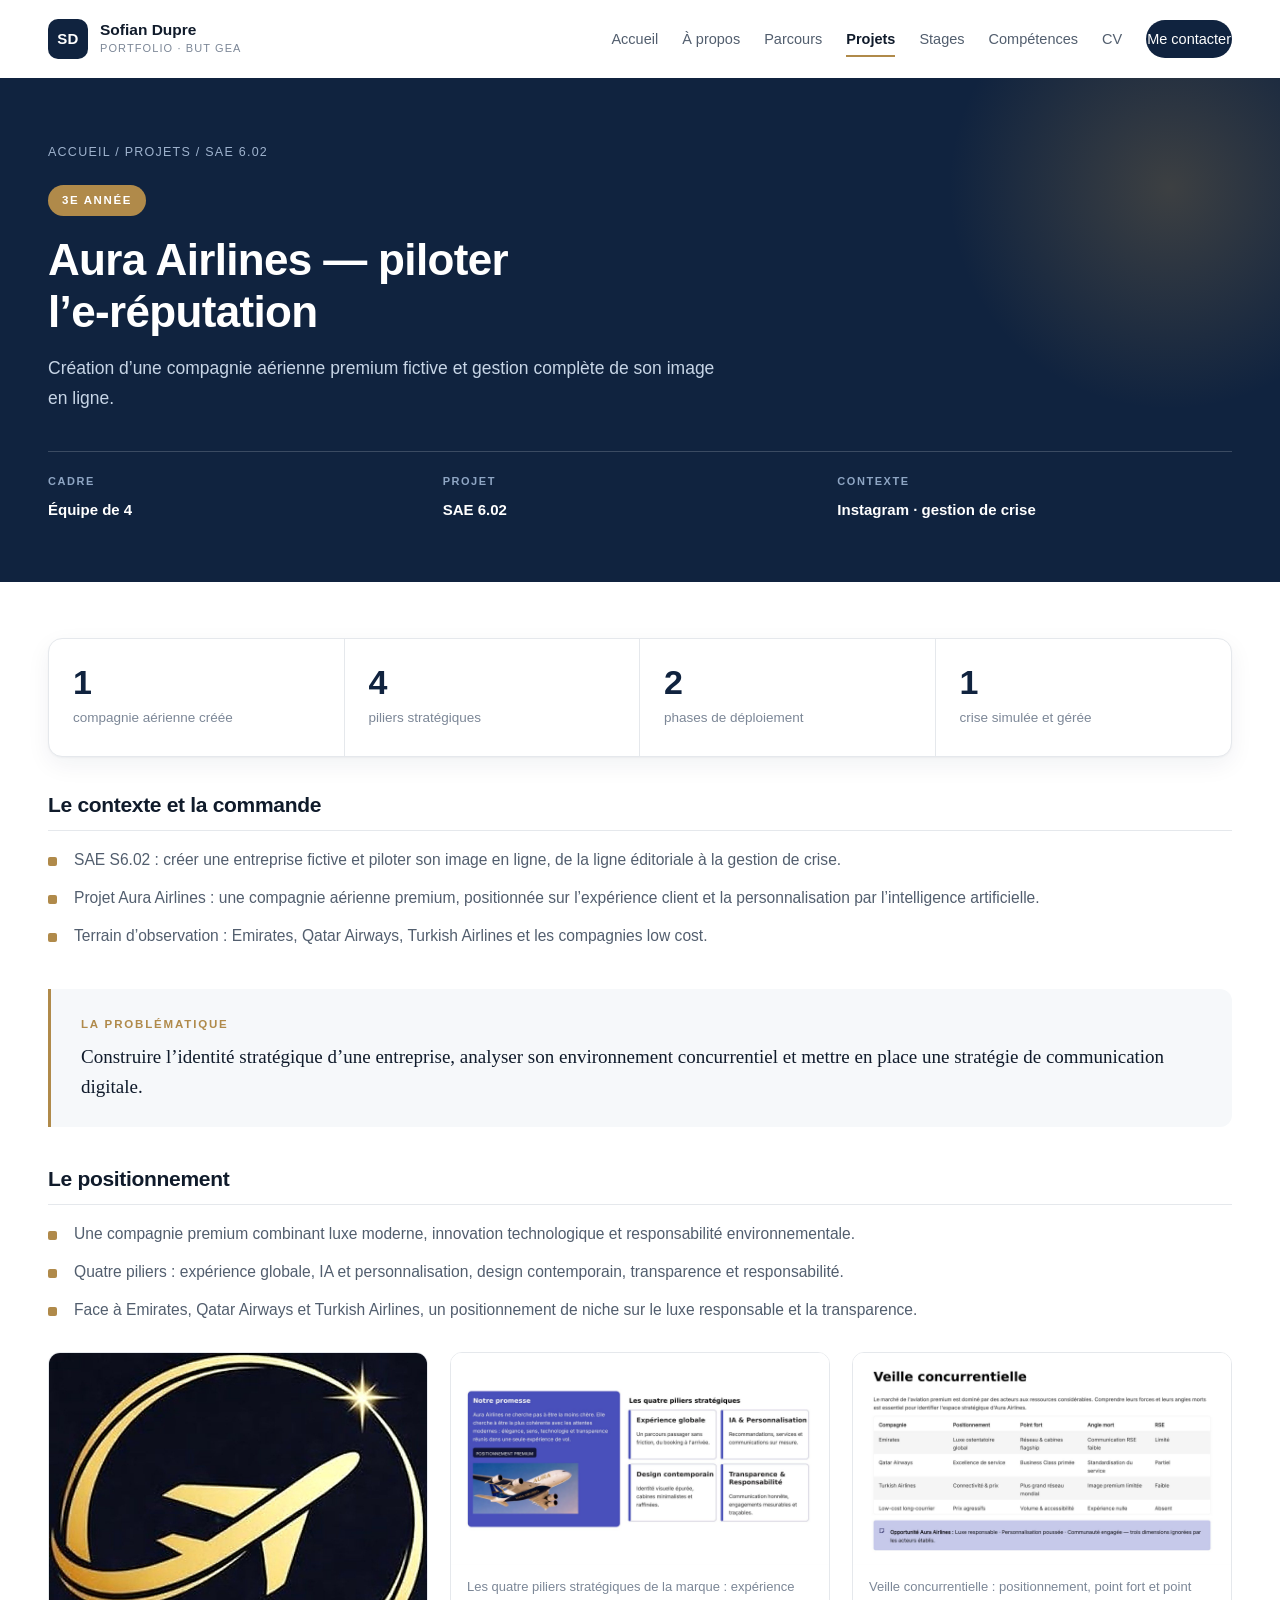
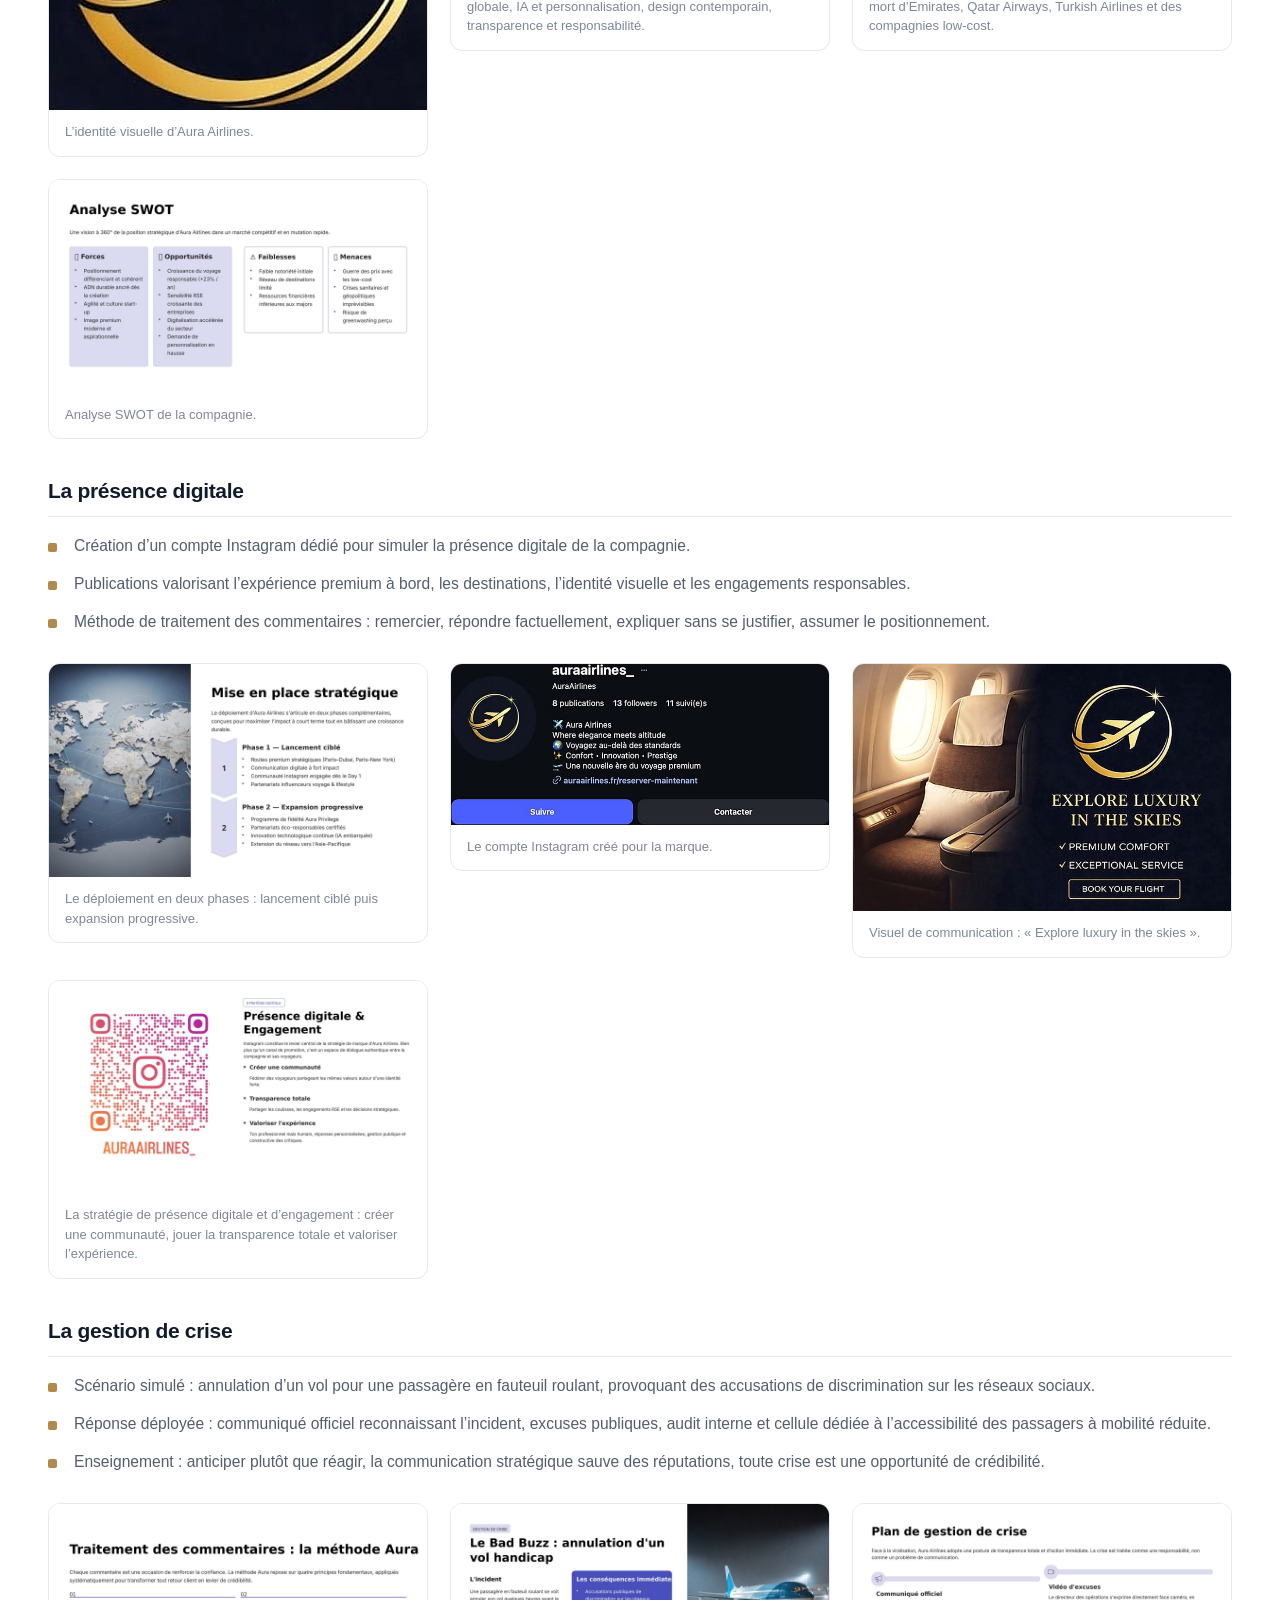
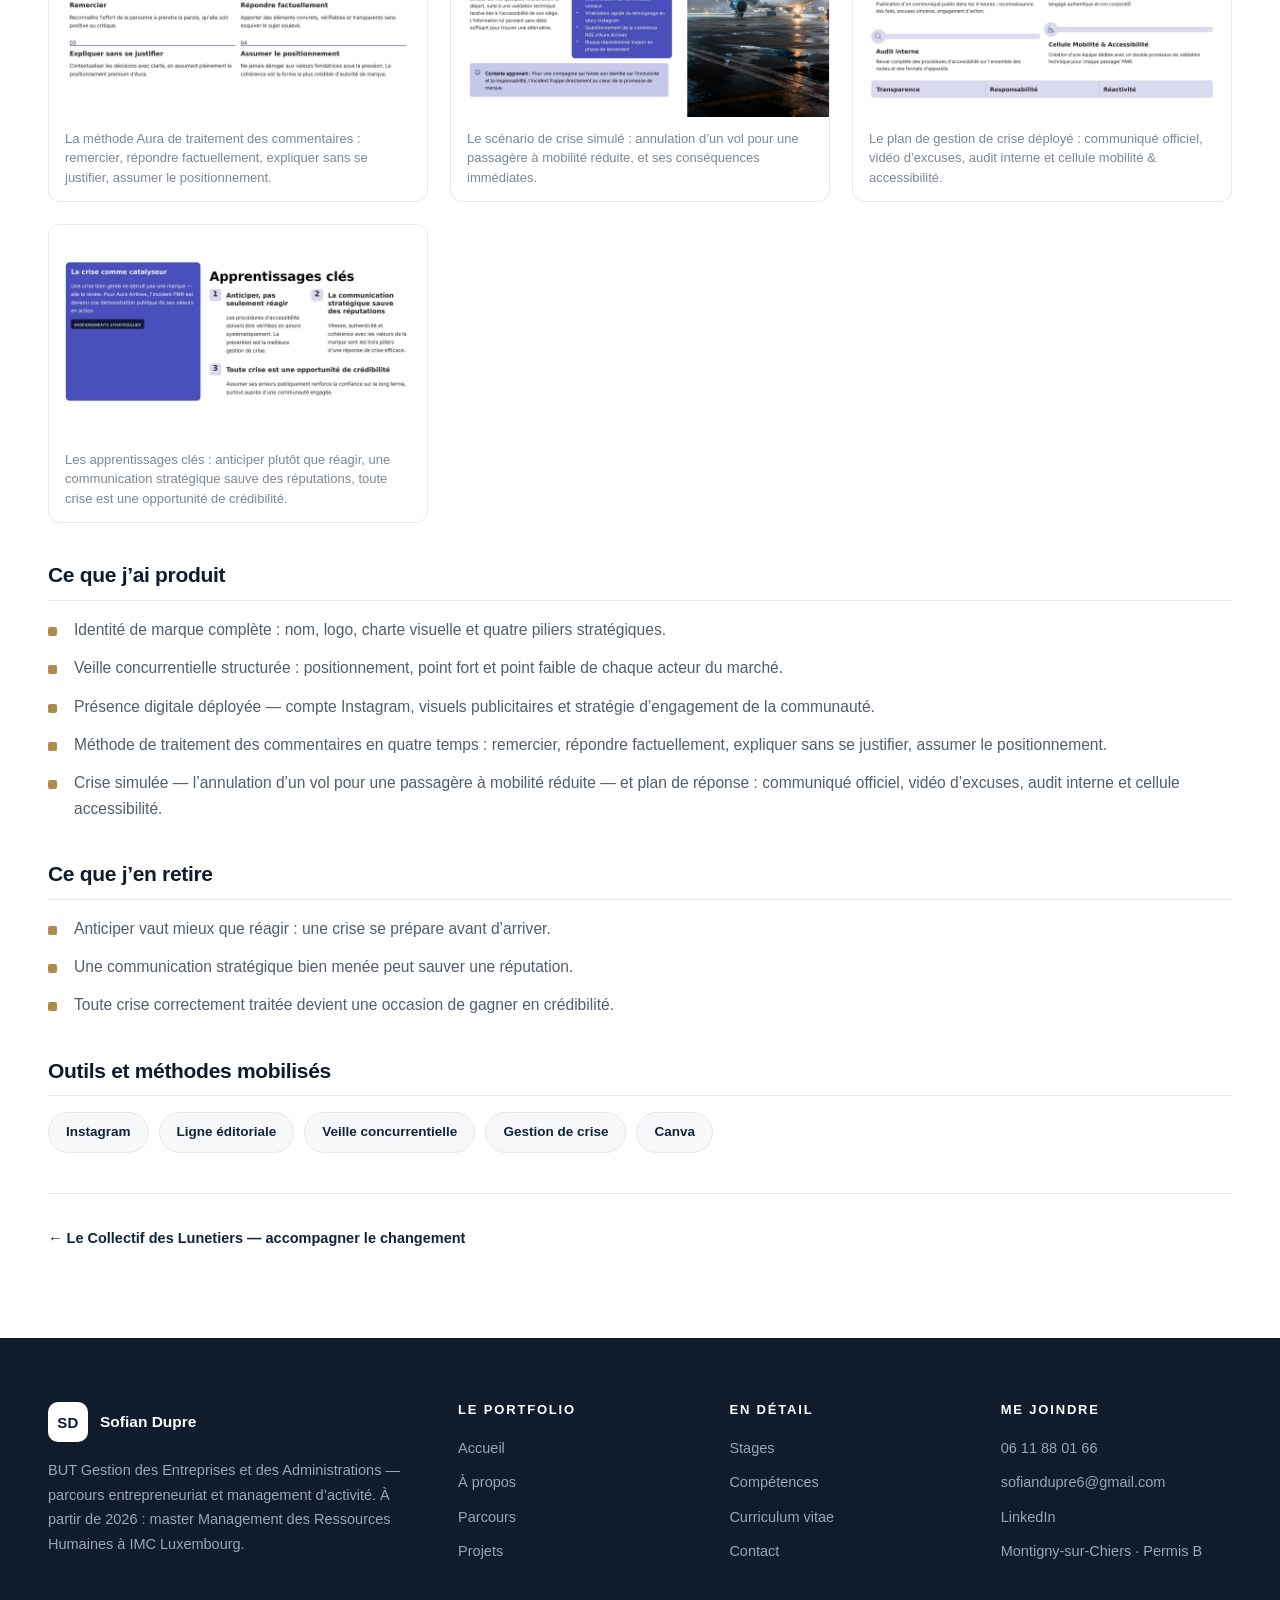
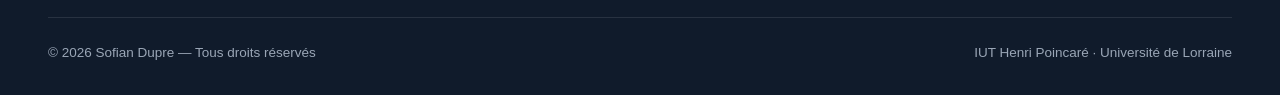
<file: projets/aura.html>
<!DOCTYPE html>
<html lang="fr">
<head>
<meta charset="utf-8">
<meta name="viewport" content="width=device-width,initial-scale=1">
<title>Aura Airlines — piloter l’e-réputation · Sofian Dupre</title>
<meta name="description" content="Création d’une compagnie aérienne premium fictive et gestion complète de son image en ligne.">
<meta name="author" content="Sofian Dupre">
<meta property="og:title" content="Aura Airlines — piloter l’e-réputation · Sofian Dupre">
<meta property="og:description" content="Création d’une compagnie aérienne premium fictive et gestion complète de son image en ligne.">
<meta property="og:type" content="website">
<link rel="stylesheet" href="../assets/css/style.css">
<link rel="icon" href="data:image/svg+xml,<svg xmlns='http://www.w3.org/2000/svg' viewBox='0 0 64 64'><rect width='64' height='64' rx='14' fill='%2310233F'/><text x='32' y='42' font-family='Arial' font-size='28' font-weight='bold' fill='white' text-anchor='middle'>SD</text></svg>">
</head>
<body>

<header>
  <div class="wrap nav">
    <a class="brand" href="../index.html">
      <span class="mono">SD</span>
      <span class="txt"><b>Sofian Dupre</b><i>Portfolio · BUT GEA</i></span>
    </a>
    <nav class="menu" aria-label="Navigation principale">
      <a href="../index.html">Accueil</a><a href="../a-propos.html">À propos</a><a href="../parcours.html">Parcours</a><a href="../projets.html" class="active">Projets</a><a href="../stages.html">Stages</a><a href="../competences.html">Compétences</a><a href="../cv.html">CV</a>
      <a class="btn primary" href="../contact.html">Me contacter</a>
    </nav>
    <button class="burger" aria-label="Ouvrir le menu" aria-expanded="false">
      <i></i><i></i><i></i></button>
  </div>
</header>

<main>

<section class="case-hero">
  <div class="wrap">
    <div class="crumbs"><a href="../index.html">Accueil</a> / <a href="../projets.html">Projets</a>
      / SAE 6.02</div>
    <span class="tag">3e année</span>
    <h1>Aura Airlines — piloter l’e-réputation</h1>
    <p>Création d’une compagnie aérienne premium fictive et gestion complète de son image en ligne.</p>
    <div class="case-meta"><div><span class="k">Cadre</span><span class="v">Équipe de 4</span></div><div><span class="k">Projet</span><span class="v">SAE 6.02</span></div><div><span class="k">Contexte</span><span class="v">Instagram · gestion de crise</span></div></div>
  </div>
</section>

<section style="padding-top:56px">
  <div class="wrap">
    <div class="hero-facts rv" style="margin:0 0 36px"><div class="fact"><b>1</b><span>compagnie aérienne créée</span></div><div class="fact"><b>4</b><span>piliers stratégiques</span></div><div class="fact"><b>2</b><span>phases de déploiement</span></div><div class="fact"><b>1</b><span>crise simulée et gérée</span></div></div>
    <div class="blk rv"><h3>Le contexte et la commande</h3><ul class="list"><li>SAE S6.02 : créer une entreprise fictive et piloter son image en ligne, de la ligne éditoriale à la gestion de crise.</li><li>Projet Aura Airlines : une compagnie aérienne premium, positionnée sur l’expérience client et la personnalisation par l’intelligence artificielle.</li><li>Terrain d’observation : Emirates, Qatar Airways, Turkish Airlines et les compagnies low cost.</li></ul></div>
    <div class="callout"><div class="k">La problématique</div><p>Construire l’identité stratégique d’une entreprise, analyser son environnement concurrentiel et mettre en place une stratégie de communication digitale.</p></div>
    <div class="blk rv"><h3>Le positionnement</h3><ul class="list"><li>Une compagnie premium combinant luxe moderne, innovation technologique et responsabilité environnementale.</li><li>Quatre piliers : expérience globale, IA et personnalisation, design contemporain, transparence et responsabilité.</li><li>Face à Emirates, Qatar Airways et Turkish Airlines, un positionnement de niche sur le luxe responsable et la transparence.</li></ul><div class="gal"><figure><img src="../assets/img/aura_logo.jpg" alt="L’identité visuelle d’Aura Airlines." loading="lazy"><figcaption>L’identité visuelle d’Aura Airlines.</figcaption></figure><figure><img src="../assets/img/au_piliers.jpg" alt="Les quatre piliers stratégiques de la marque : expérience globale, IA et personnalisation, design contemporain, transparence et responsabilité." loading="lazy"><figcaption>Les quatre piliers stratégiques de la marque : expérience globale, IA et personnalisation, design contemporain, transparence et responsabilité.</figcaption></figure><figure><img src="../assets/img/au_veille.jpg" alt="Veille concurrentielle : positionnement, point fort et point mort d’Emirates, Qatar Airways, Turkish Airlines et des compagnies low-cost." loading="lazy"><figcaption>Veille concurrentielle : positionnement, point fort et point mort d’Emirates, Qatar Airways, Turkish Airlines et des compagnies low-cost.</figcaption></figure><figure><img src="../assets/img/au_swot.jpg" alt="Analyse SWOT de la compagnie." loading="lazy"><figcaption>Analyse SWOT de la compagnie.</figcaption></figure></div></div><div class="blk rv"><h3>La présence digitale</h3><ul class="list"><li>Création d’un compte Instagram dédié pour simuler la présence digitale de la compagnie.</li><li>Publications valorisant l’expérience premium à bord, les destinations, l’identité visuelle et les engagements responsables.</li><li>Méthode de traitement des commentaires : remercier, répondre factuellement, expliquer sans se justifier, assumer le positionnement.</li></ul><div class="gal"><figure><img src="../assets/img/au_strategie.jpg" alt="Le déploiement en deux phases : lancement ciblé puis expansion progressive." loading="lazy"><figcaption>Le déploiement en deux phases : lancement ciblé puis expansion progressive.</figcaption></figure><figure><img src="../assets/img/aura_insta.jpg" alt="Le compte Instagram créé pour la marque." loading="lazy"><figcaption>Le compte Instagram créé pour la marque.</figcaption></figure><figure><img src="../assets/img/aura_pub.jpg" alt="Visuel de communication : « Explore luxury in the skies »." loading="lazy"><figcaption>Visuel de communication : « Explore luxury in the skies ».</figcaption></figure><figure><img src="../assets/img/au_digital.jpg" alt="La stratégie de présence digitale et d’engagement : créer une communauté, jouer la transparence totale et valoriser l’expérience." loading="lazy"><figcaption>La stratégie de présence digitale et d’engagement : créer une communauté, jouer la transparence totale et valoriser l’expérience.</figcaption></figure></div></div><div class="blk rv"><h3>La gestion de crise</h3><ul class="list"><li>Scénario simulé : annulation d’un vol pour une passagère en fauteuil roulant, provoquant des accusations de discrimination sur les réseaux sociaux.</li><li>Réponse déployée : communiqué officiel reconnaissant l’incident, excuses publiques, audit interne et cellule dédiée à l’accessibilité des passagers à mobilité réduite.</li><li>Enseignement : anticiper plutôt que réagir, la communication stratégique sauve des réputations, toute crise est une opportunité de crédibilité.</li></ul><div class="gal"><figure><img src="../assets/img/au_methode.jpg" alt="La méthode Aura de traitement des commentaires : remercier, répondre factuellement, expliquer sans se justifier, assumer le positionnement." loading="lazy"><figcaption>La méthode Aura de traitement des commentaires : remercier, répondre factuellement, expliquer sans se justifier, assumer le positionnement.</figcaption></figure><figure><img src="../assets/img/au_badbuzz.jpg" alt="Le scénario de crise simulé : annulation d’un vol pour une passagère à mobilité réduite, et ses conséquences immédiates." loading="lazy"><figcaption>Le scénario de crise simulé : annulation d’un vol pour une passagère à mobilité réduite, et ses conséquences immédiates.</figcaption></figure><figure><img src="../assets/img/au_crise.jpg" alt="Le plan de gestion de crise déployé : communiqué officiel, vidéo d’excuses, audit interne et cellule mobilité &amp; accessibilité." loading="lazy"><figcaption>Le plan de gestion de crise déployé : communiqué officiel, vidéo d’excuses, audit interne et cellule mobilité &amp; accessibilité.</figcaption></figure><figure><img src="../assets/img/au_apprentissages.jpg" alt="Les apprentissages clés : anticiper plutôt que réagir, une communication stratégique sauve des réputations, toute crise est une opportunité de crédibilité." loading="lazy"><figcaption>Les apprentissages clés : anticiper plutôt que réagir, une communication stratégique sauve des réputations, toute crise est une opportunité de crédibilité.</figcaption></figure></div></div>
    <div class="blk rv"><h3>Ce que j’ai produit</h3><ul class="list"><li>Identité de marque complète : nom, logo, charte visuelle et quatre piliers stratégiques.</li><li>Veille concurrentielle structurée : positionnement, point fort et point faible de chaque acteur du marché.</li><li>Présence digitale déployée — compte Instagram, visuels publicitaires et stratégie d’engagement de la communauté.</li><li>Méthode de traitement des commentaires en quatre temps : remercier, répondre factuellement, expliquer sans se justifier, assumer le positionnement.</li><li>Crise simulée — l’annulation d’un vol pour une passagère à mobilité réduite — et plan de réponse : communiqué officiel, vidéo d’excuses, audit interne et cellule accessibilité.</li></ul></div>
    <div class="blk rv"><h3>Ce que j’en retire</h3><ul class="list"><li>Anticiper vaut mieux que réagir : une crise se prépare avant d’arriver.</li><li>Une communication stratégique bien menée peut sauver une réputation.</li><li>Toute crise correctement traitée devient une occasion de gagner en crédibilité.</li></ul></div>
    <div class="blk rv"><h3>Outils et méthodes mobilisés</h3><div class="chipset"><span class="chip">Instagram</span><span class="chip">Ligne éditoriale</span><span class="chip">Veille concurrentielle</span><span class="chip">Gestion de crise</span><span class="chip">Canva</span></div></div>
    <div class="pager"><a href="opticien.html">← Le Collectif des Lunetiers — accompagner le changement</a></div>
  </div>
</section>
</main>

<footer>
  <div class="wrap">
    <div class="fgrid">
      <div>
        <div class="fb"><span class="mono">SD</span><b>Sofian Dupre</b></div>
        <p>BUT Gestion des Entreprises et des Administrations — parcours entrepreneuriat et
           management d’activité. À partir de 2026 : master Management des Ressources Humaines
           à IMC Luxembourg.</p>
      </div>
      <div><h4>Le portfolio</h4><ul>
        <li><a href="../index.html">Accueil</a></li>
        <li><a href="../a-propos.html">À propos</a></li>
        <li><a href="../parcours.html">Parcours</a></li>
        <li><a href="../projets.html">Projets</a></li></ul></div>
      <div><h4>En détail</h4><ul>
        <li><a href="../stages.html">Stages</a></li>
        <li><a href="../competences.html">Compétences</a></li>
        <li><a href="../cv.html">Curriculum vitae</a></li>
        <li><a href="../contact.html">Contact</a></li></ul></div>
      <div><h4>Me joindre</h4><ul>
        <li><a href="tel:+33611880166">06 11 88 01 66</a></li>
        <li><a href="mailto:sofiandupre6@gmail.com">sofiandupre6@gmail.com</a></li>
        <li><a href="https://www.linkedin.com/in/dupresofian" target="_blank"
               rel="noopener">LinkedIn</a></li>
        <li>Montigny-sur-Chiers · Permis B</li></ul></div>
    </div>
    <div class="fbot">
      <span>© <span id="year">2026</span> Sofian Dupre — Tous droits réservés</span>
      <span>IUT Henri Poincaré · Université de Lorraine</span>
    </div>
  </div>
</footer>

<div id="lb" role="dialog" aria-label="Visionneuse">
  <button class="x" aria-label="Fermer">×</button><img alt="" hidden><div class="cap"></div>
</div>
<button id="top" aria-label="Haut de page">↑</button>
<script src="../assets/js/main.js"></script>
</body>
</html>
</file>
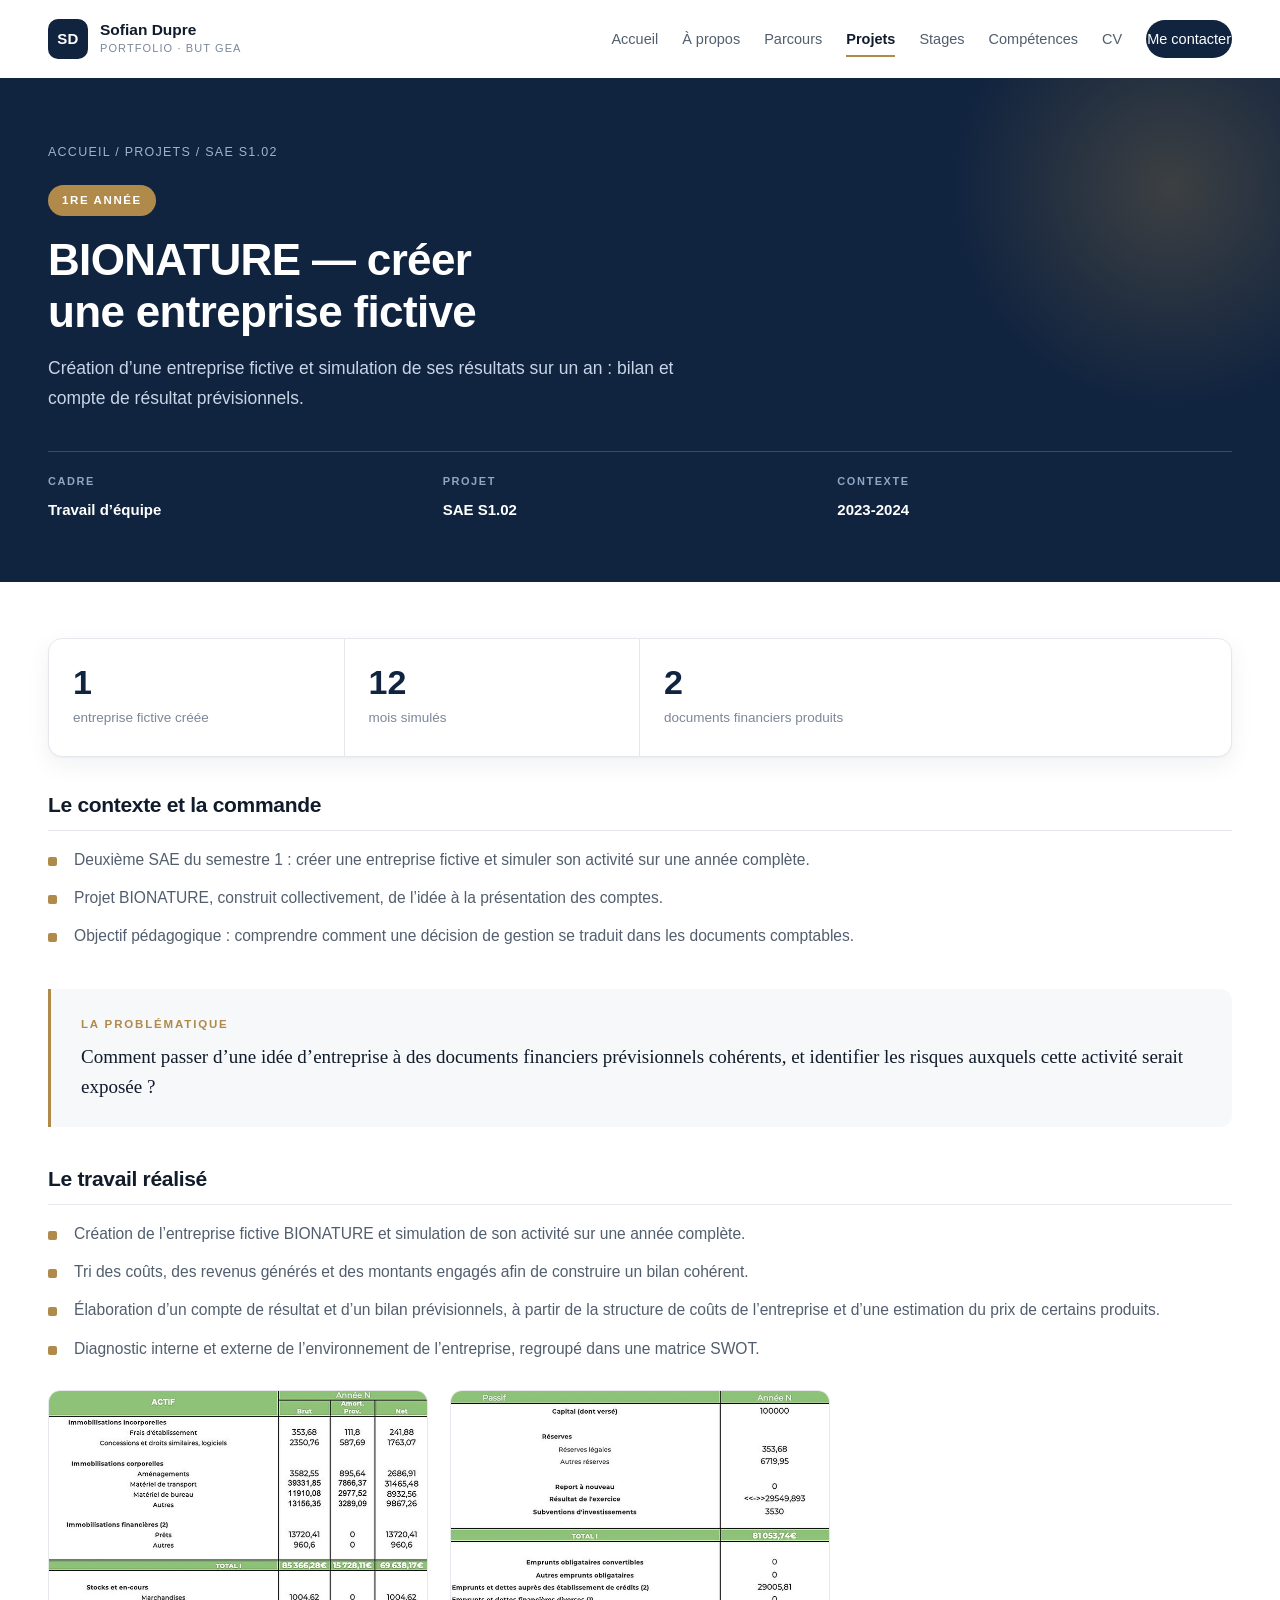
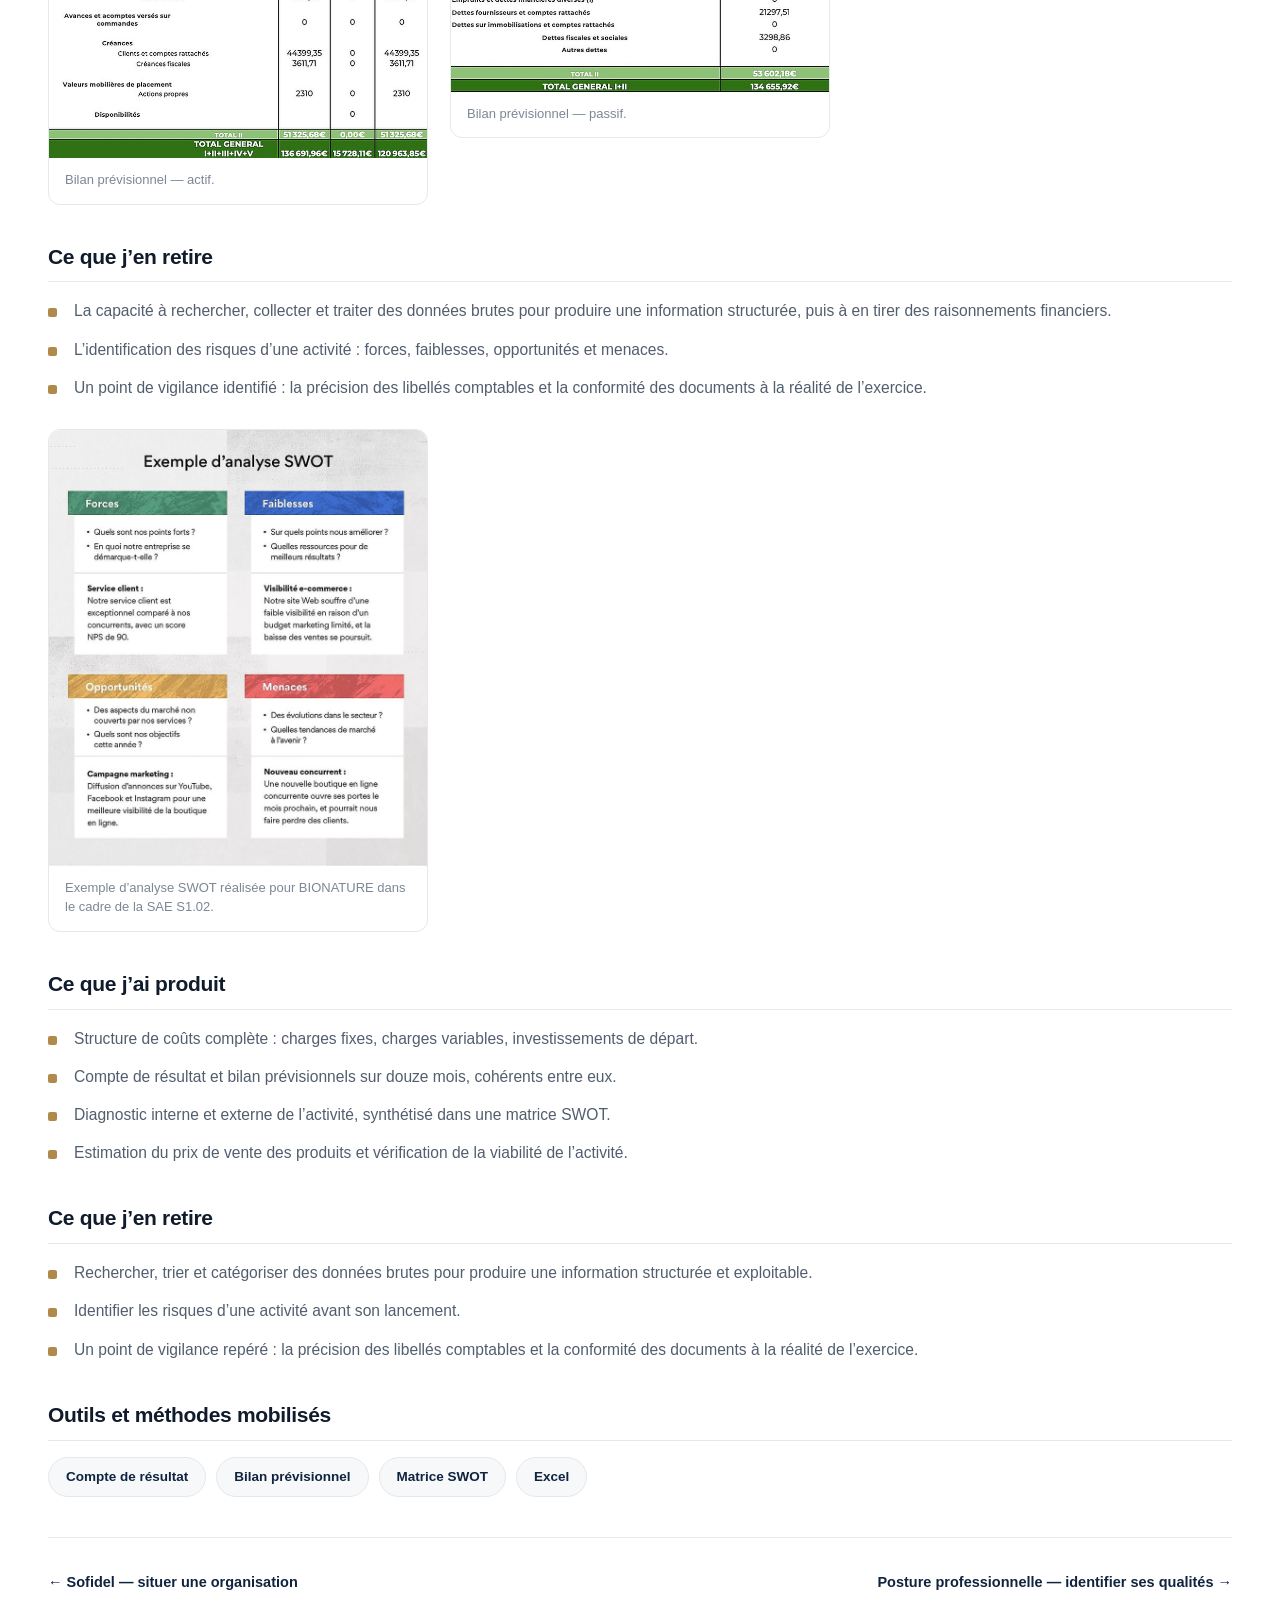
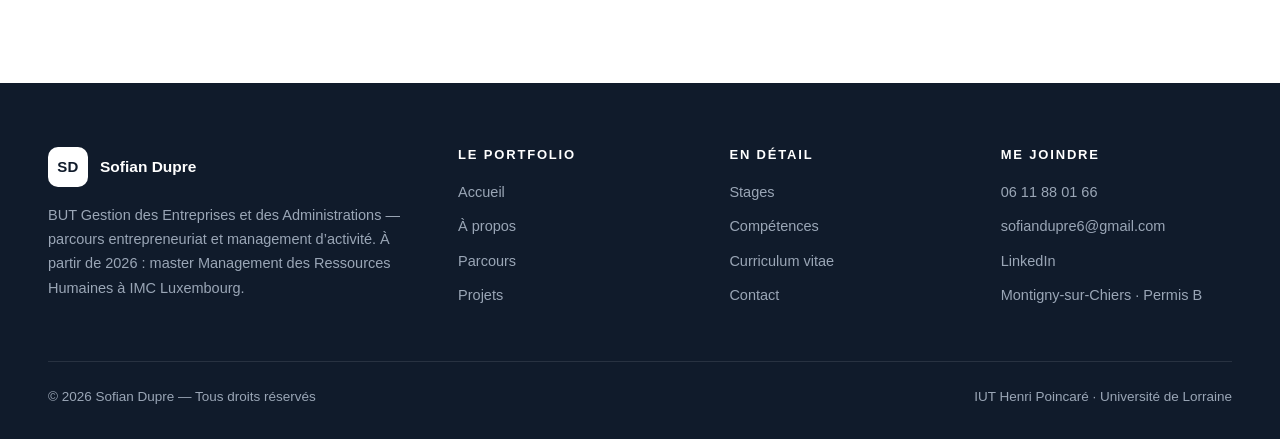
<file: projets/bionature.html>
<!DOCTYPE html>
<html lang="fr">
<head>
<meta charset="utf-8">
<meta name="viewport" content="width=device-width,initial-scale=1">
<title>BIONATURE — créer une entreprise fictive · Sofian Dupre</title>
<meta name="description" content="Création d’une entreprise fictive et simulation de ses résultats sur un an : bilan et compte de résultat prévisionnels.">
<meta name="author" content="Sofian Dupre">
<meta property="og:title" content="BIONATURE — créer une entreprise fictive · Sofian Dupre">
<meta property="og:description" content="Création d’une entreprise fictive et simulation de ses résultats sur un an : bilan et compte de résultat prévisionnels.">
<meta property="og:type" content="website">
<link rel="stylesheet" href="../assets/css/style.css">
<link rel="icon" href="data:image/svg+xml,<svg xmlns='http://www.w3.org/2000/svg' viewBox='0 0 64 64'><rect width='64' height='64' rx='14' fill='%2310233F'/><text x='32' y='42' font-family='Arial' font-size='28' font-weight='bold' fill='white' text-anchor='middle'>SD</text></svg>">
</head>
<body>

<header>
  <div class="wrap nav">
    <a class="brand" href="../index.html">
      <span class="mono">SD</span>
      <span class="txt"><b>Sofian Dupre</b><i>Portfolio · BUT GEA</i></span>
    </a>
    <nav class="menu" aria-label="Navigation principale">
      <a href="../index.html">Accueil</a><a href="../a-propos.html">À propos</a><a href="../parcours.html">Parcours</a><a href="../projets.html" class="active">Projets</a><a href="../stages.html">Stages</a><a href="../competences.html">Compétences</a><a href="../cv.html">CV</a>
      <a class="btn primary" href="../contact.html">Me contacter</a>
    </nav>
    <button class="burger" aria-label="Ouvrir le menu" aria-expanded="false">
      <i></i><i></i><i></i></button>
  </div>
</header>

<main>

<section class="case-hero">
  <div class="wrap">
    <div class="crumbs"><a href="../index.html">Accueil</a> / <a href="../projets.html">Projets</a>
      / SAE S1.02</div>
    <span class="tag">1re année</span>
    <h1>BIONATURE — créer une entreprise fictive</h1>
    <p>Création d’une entreprise fictive et simulation de ses résultats sur un an : bilan et compte de résultat prévisionnels.</p>
    <div class="case-meta"><div><span class="k">Cadre</span><span class="v">Travail d’équipe</span></div><div><span class="k">Projet</span><span class="v">SAE S1.02</span></div><div><span class="k">Contexte</span><span class="v">2023-2024</span></div></div>
  </div>
</section>

<section style="padding-top:56px">
  <div class="wrap">
    <div class="hero-facts rv" style="margin:0 0 36px"><div class="fact"><b>1</b><span>entreprise fictive créée</span></div><div class="fact"><b>12</b><span>mois simulés</span></div><div class="fact"><b>2</b><span>documents financiers produits</span></div></div>
    <div class="blk rv"><h3>Le contexte et la commande</h3><ul class="list"><li>Deuxième SAE du semestre 1 : créer une entreprise fictive et simuler son activité sur une année complète.</li><li>Projet BIONATURE, construit collectivement, de l’idée à la présentation des comptes.</li><li>Objectif pédagogique : comprendre comment une décision de gestion se traduit dans les documents comptables.</li></ul></div>
    <div class="callout"><div class="k">La problématique</div><p>Comment passer d’une idée d’entreprise à des documents financiers prévisionnels cohérents, et identifier les risques auxquels cette activité serait exposée ?</p></div>
    <div class="blk rv"><h3>Le travail réalisé</h3><ul class="list"><li>Création de l’entreprise fictive BIONATURE et simulation de son activité sur une année complète.</li><li>Tri des coûts, des revenus générés et des montants engagés afin de construire un bilan cohérent.</li><li>Élaboration d’un compte de résultat et d’un bilan prévisionnels, à partir de la structure de coûts de l’entreprise et d’une estimation du prix de certains produits.</li><li>Diagnostic interne et externe de l’environnement de l’entreprise, regroupé dans une matrice SWOT.</li></ul><div class="gal"><figure><img src="../assets/img/bilan_actif.jpg" alt="Bilan prévisionnel — actif." loading="lazy"><figcaption>Bilan prévisionnel — actif.</figcaption></figure><figure><img src="../assets/img/bilan_passif.jpg" alt="Bilan prévisionnel — passif." loading="lazy"><figcaption>Bilan prévisionnel — passif.</figcaption></figure></div></div><div class="blk rv"><h3>Ce que j’en retire</h3><ul class="list"><li>La capacité à rechercher, collecter et traiter des données brutes pour produire une information structurée, puis à en tirer des raisonnements financiers.</li><li>L’identification des risques d’une activité : forces, faiblesses, opportunités et menaces.</li><li>Un point de vigilance identifié : la précision des libellés comptables et la conformité des documents à la réalité de l’exercice.</li></ul><div class="gal"><figure><img src="../assets/img/swot_exemple.jpg" alt="Exemple d’analyse SWOT réalisée pour BIONATURE dans le cadre de la SAE S1.02." loading="lazy"><figcaption>Exemple d’analyse SWOT réalisée pour BIONATURE dans le cadre de la SAE S1.02.</figcaption></figure></div></div>
    <div class="blk rv"><h3>Ce que j’ai produit</h3><ul class="list"><li>Structure de coûts complète : charges fixes, charges variables, investissements de départ.</li><li>Compte de résultat et bilan prévisionnels sur douze mois, cohérents entre eux.</li><li>Diagnostic interne et externe de l’activité, synthétisé dans une matrice SWOT.</li><li>Estimation du prix de vente des produits et vérification de la viabilité de l’activité.</li></ul></div>
    <div class="blk rv"><h3>Ce que j’en retire</h3><ul class="list"><li>Rechercher, trier et catégoriser des données brutes pour produire une information structurée et exploitable.</li><li>Identifier les risques d’une activité avant son lancement.</li><li>Un point de vigilance repéré : la précision des libellés comptables et la conformité des documents à la réalité de l’exercice.</li></ul></div>
    <div class="blk rv"><h3>Outils et méthodes mobilisés</h3><div class="chipset"><span class="chip">Compte de résultat</span><span class="chip">Bilan prévisionnel</span><span class="chip">Matrice SWOT</span><span class="chip">Excel</span></div></div>
    <div class="pager"><a href="sofidel.html">← Sofidel — situer une organisation</a><a href="posture.html">Posture professionnelle — identifier ses qualités →</a></div>
  </div>
</section>
</main>

<footer>
  <div class="wrap">
    <div class="fgrid">
      <div>
        <div class="fb"><span class="mono">SD</span><b>Sofian Dupre</b></div>
        <p>BUT Gestion des Entreprises et des Administrations — parcours entrepreneuriat et
           management d’activité. À partir de 2026 : master Management des Ressources Humaines
           à IMC Luxembourg.</p>
      </div>
      <div><h4>Le portfolio</h4><ul>
        <li><a href="../index.html">Accueil</a></li>
        <li><a href="../a-propos.html">À propos</a></li>
        <li><a href="../parcours.html">Parcours</a></li>
        <li><a href="../projets.html">Projets</a></li></ul></div>
      <div><h4>En détail</h4><ul>
        <li><a href="../stages.html">Stages</a></li>
        <li><a href="../competences.html">Compétences</a></li>
        <li><a href="../cv.html">Curriculum vitae</a></li>
        <li><a href="../contact.html">Contact</a></li></ul></div>
      <div><h4>Me joindre</h4><ul>
        <li><a href="tel:+33611880166">06 11 88 01 66</a></li>
        <li><a href="mailto:sofiandupre6@gmail.com">sofiandupre6@gmail.com</a></li>
        <li><a href="https://www.linkedin.com/in/dupresofian" target="_blank"
               rel="noopener">LinkedIn</a></li>
        <li>Montigny-sur-Chiers · Permis B</li></ul></div>
    </div>
    <div class="fbot">
      <span>© <span id="year">2026</span> Sofian Dupre — Tous droits réservés</span>
      <span>IUT Henri Poincaré · Université de Lorraine</span>
    </div>
  </div>
</footer>

<div id="lb" role="dialog" aria-label="Visionneuse">
  <button class="x" aria-label="Fermer">×</button><img alt="" hidden><div class="cap"></div>
</div>
<button id="top" aria-label="Haut de page">↑</button>
<script src="../assets/js/main.js"></script>
</body>
</html>
</file>
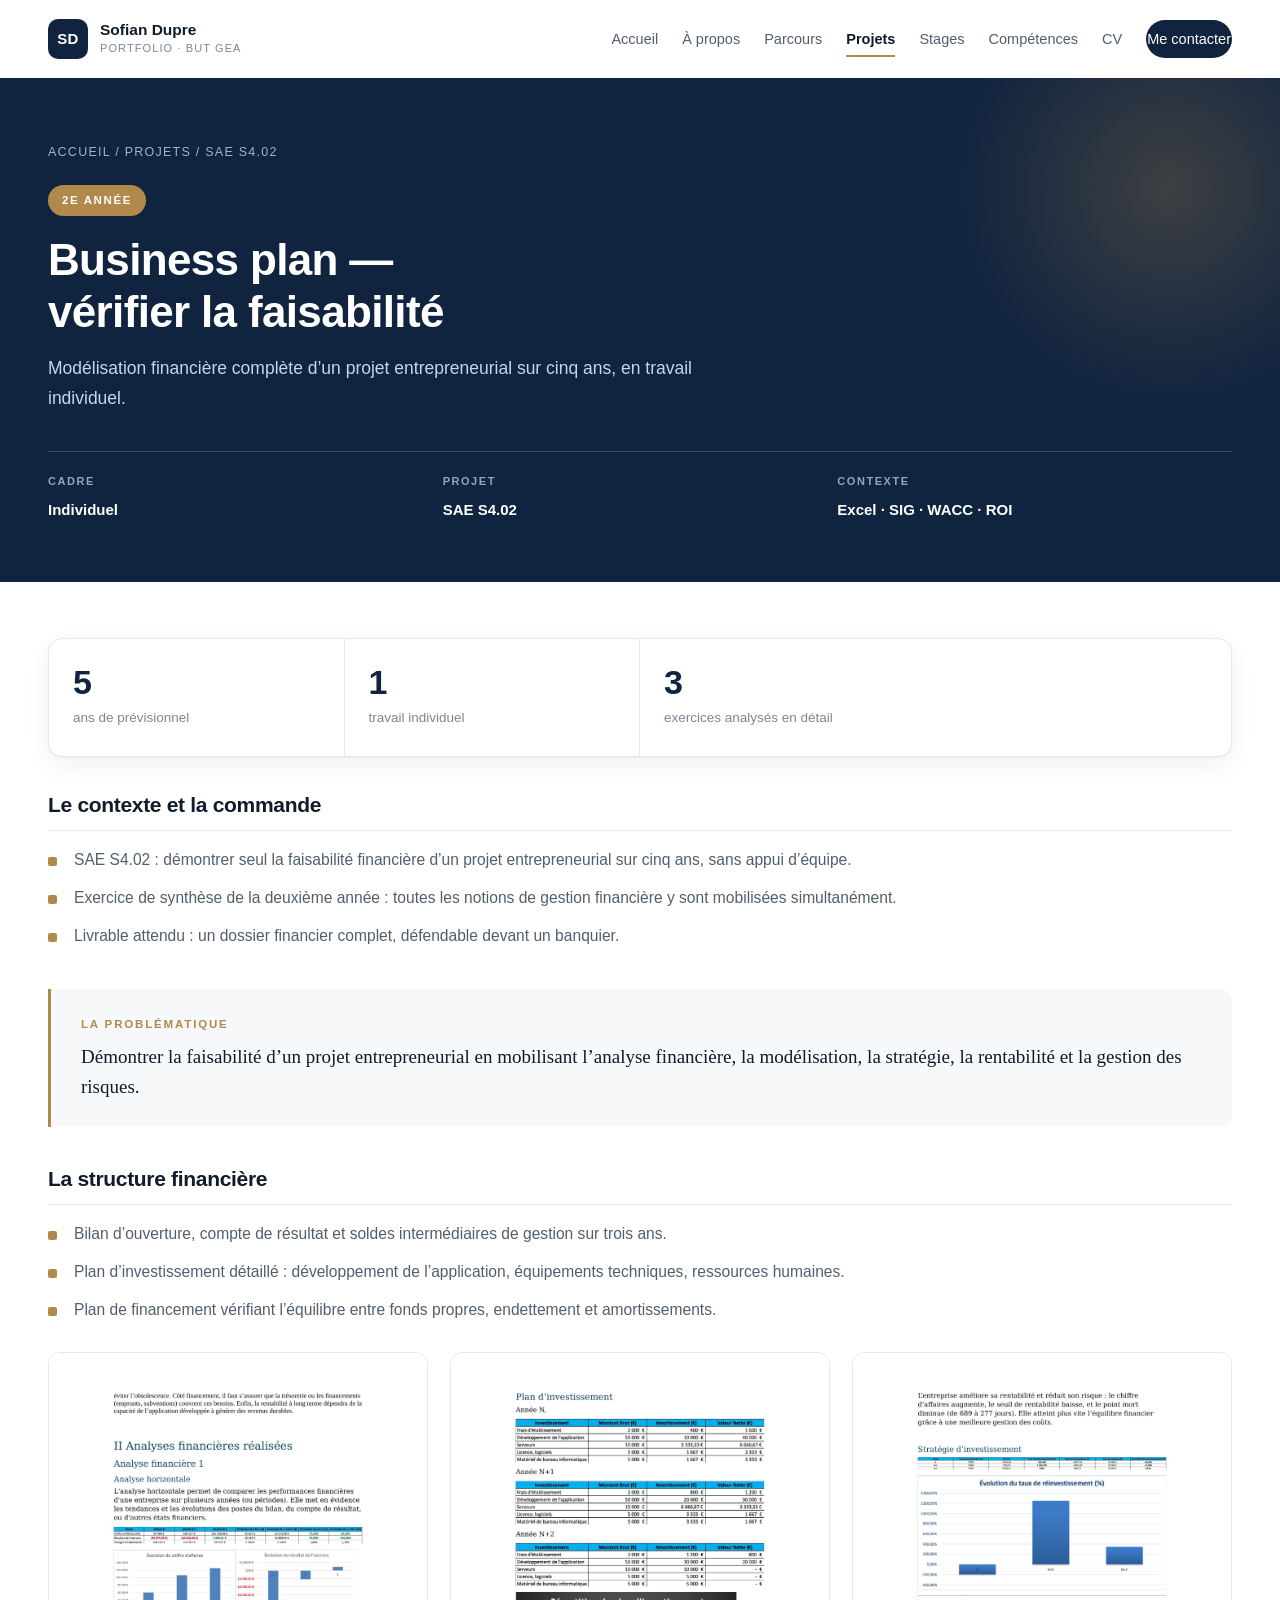
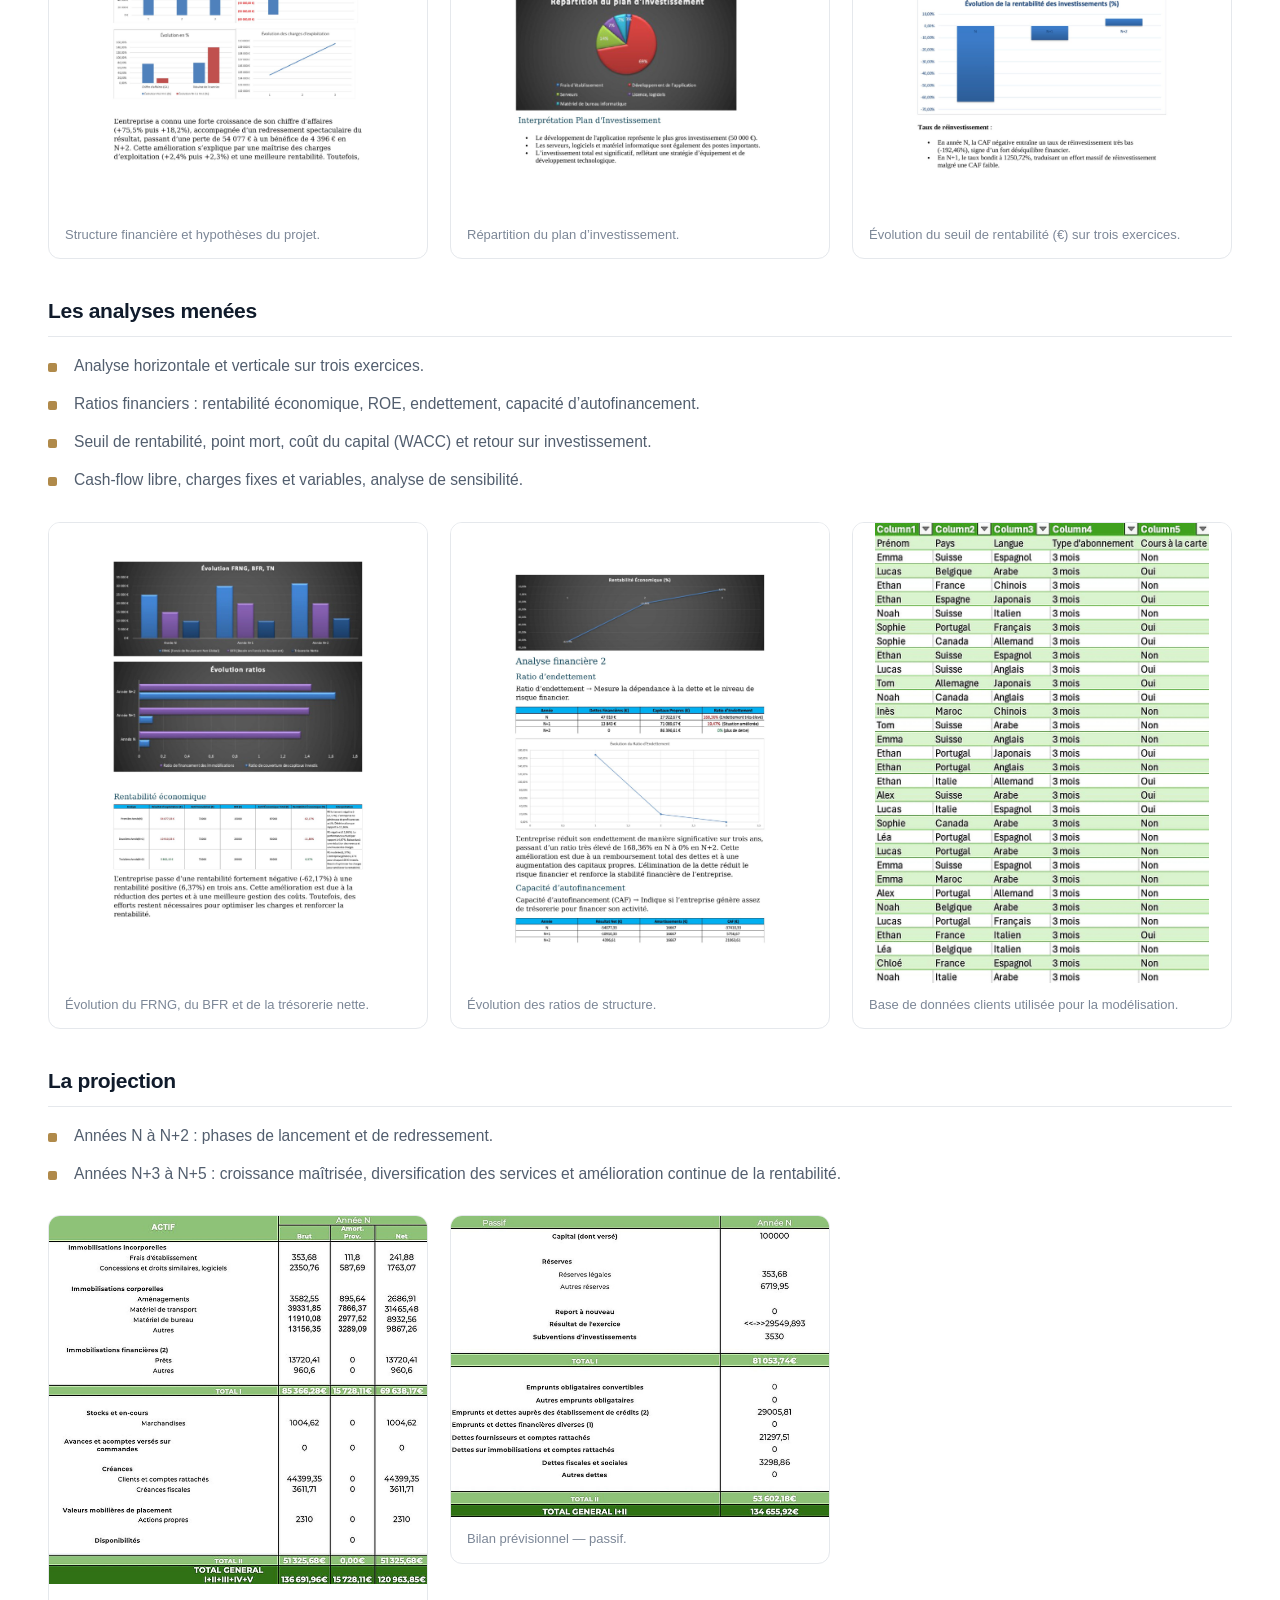
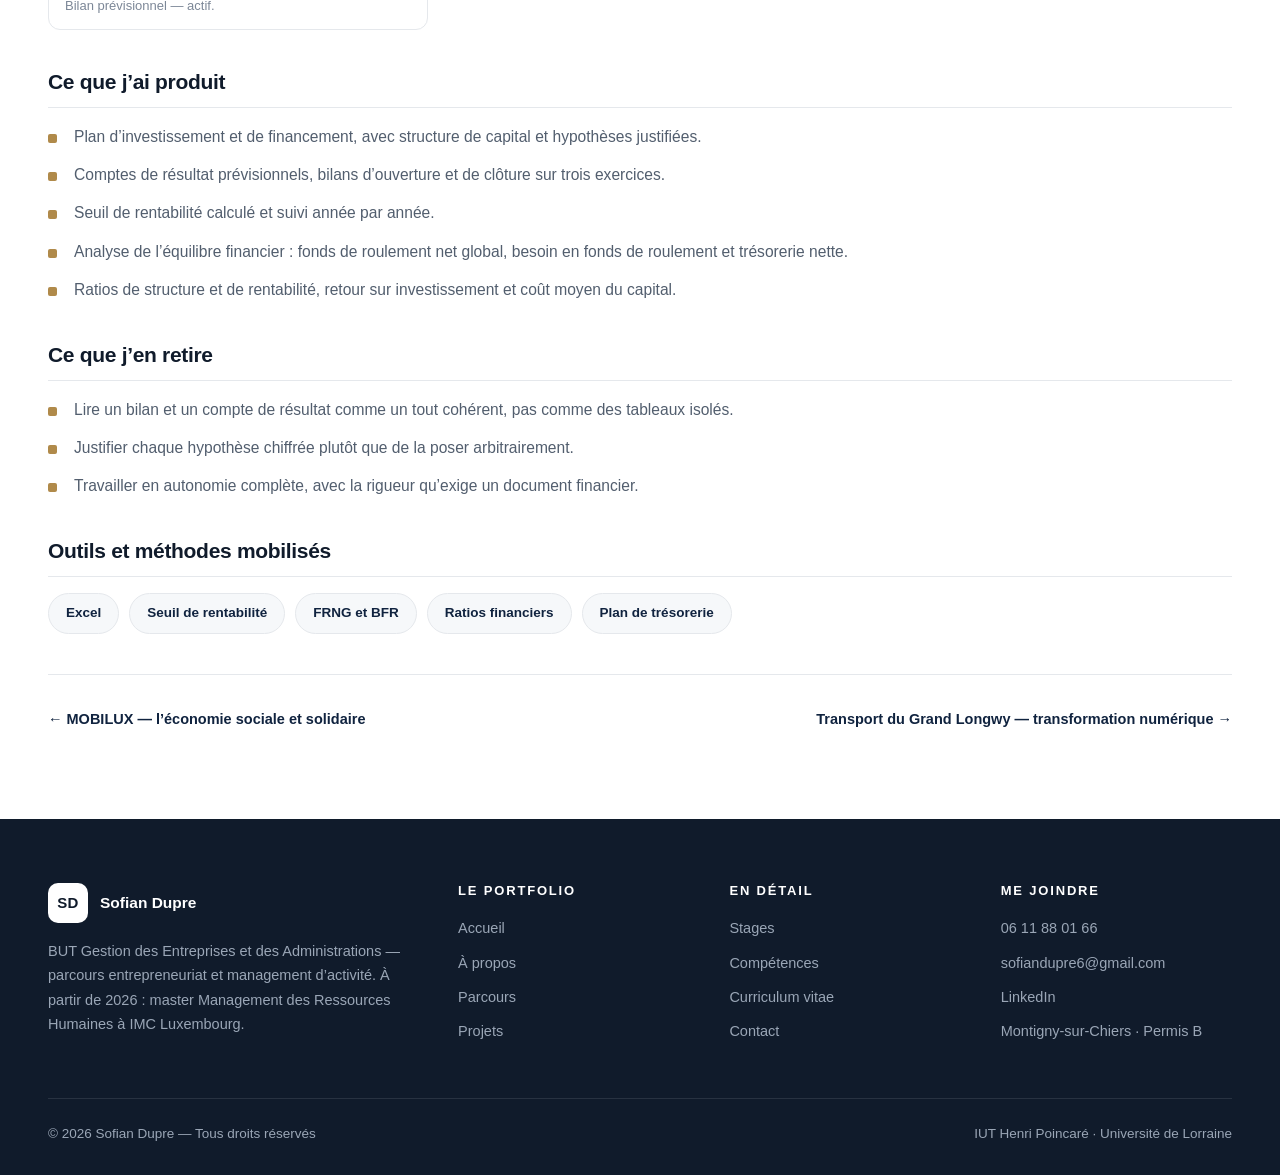
<file: projets/bp.html>
<!DOCTYPE html>
<html lang="fr">
<head>
<meta charset="utf-8">
<meta name="viewport" content="width=device-width,initial-scale=1">
<title>Business plan — vérifier la faisabilité · Sofian Dupre</title>
<meta name="description" content="Modélisation financière complète d’un projet entrepreneurial sur cinq ans, en travail individuel.">
<meta name="author" content="Sofian Dupre">
<meta property="og:title" content="Business plan — vérifier la faisabilité · Sofian Dupre">
<meta property="og:description" content="Modélisation financière complète d’un projet entrepreneurial sur cinq ans, en travail individuel.">
<meta property="og:type" content="website">
<link rel="stylesheet" href="../assets/css/style.css">
<link rel="icon" href="data:image/svg+xml,<svg xmlns='http://www.w3.org/2000/svg' viewBox='0 0 64 64'><rect width='64' height='64' rx='14' fill='%2310233F'/><text x='32' y='42' font-family='Arial' font-size='28' font-weight='bold' fill='white' text-anchor='middle'>SD</text></svg>">
</head>
<body>

<header>
  <div class="wrap nav">
    <a class="brand" href="../index.html">
      <span class="mono">SD</span>
      <span class="txt"><b>Sofian Dupre</b><i>Portfolio · BUT GEA</i></span>
    </a>
    <nav class="menu" aria-label="Navigation principale">
      <a href="../index.html">Accueil</a><a href="../a-propos.html">À propos</a><a href="../parcours.html">Parcours</a><a href="../projets.html" class="active">Projets</a><a href="../stages.html">Stages</a><a href="../competences.html">Compétences</a><a href="../cv.html">CV</a>
      <a class="btn primary" href="../contact.html">Me contacter</a>
    </nav>
    <button class="burger" aria-label="Ouvrir le menu" aria-expanded="false">
      <i></i><i></i><i></i></button>
  </div>
</header>

<main>

<section class="case-hero">
  <div class="wrap">
    <div class="crumbs"><a href="../index.html">Accueil</a> / <a href="../projets.html">Projets</a>
      / SAE S4.02</div>
    <span class="tag">2e année</span>
    <h1>Business plan — vérifier la faisabilité</h1>
    <p>Modélisation financière complète d’un projet entrepreneurial sur cinq ans, en travail individuel.</p>
    <div class="case-meta"><div><span class="k">Cadre</span><span class="v">Individuel</span></div><div><span class="k">Projet</span><span class="v">SAE S4.02</span></div><div><span class="k">Contexte</span><span class="v">Excel · SIG · WACC · ROI</span></div></div>
  </div>
</section>

<section style="padding-top:56px">
  <div class="wrap">
    <div class="hero-facts rv" style="margin:0 0 36px"><div class="fact"><b>5</b><span>ans de prévisionnel</span></div><div class="fact"><b>1</b><span>travail individuel</span></div><div class="fact"><b>3</b><span>exercices analysés en détail</span></div></div>
    <div class="blk rv"><h3>Le contexte et la commande</h3><ul class="list"><li>SAE S4.02 : démontrer seul la faisabilité financière d’un projet entrepreneurial sur cinq ans, sans appui d’équipe.</li><li>Exercice de synthèse de la deuxième année : toutes les notions de gestion financière y sont mobilisées simultanément.</li><li>Livrable attendu : un dossier financier complet, défendable devant un banquier.</li></ul></div>
    <div class="callout"><div class="k">La problématique</div><p>Démontrer la faisabilité d’un projet entrepreneurial en mobilisant l’analyse financière, la modélisation, la stratégie, la rentabilité et la gestion des risques.</p></div>
    <div class="blk rv"><h3>La structure financière</h3><ul class="list"><li>Bilan d’ouverture, compte de résultat et soldes intermédiaires de gestion sur trois ans.</li><li>Plan d’investissement détaillé : développement de l’application, équipements techniques, ressources humaines.</li><li>Plan de financement vérifiant l’équilibre entre fonds propres, endettement et amortissements.</li></ul><div class="gal"><figure><img src="../assets/img/bp_analyse1_hd.jpg" alt="Structure financière et hypothèses du projet." loading="lazy"><figcaption>Structure financière et hypothèses du projet.</figcaption></figure><figure><img src="../assets/img/bp_invest_hd.jpg" alt="Répartition du plan d’investissement." loading="lazy"><figcaption>Répartition du plan d’investissement.</figcaption></figure><figure><img src="../assets/img/bp_seuil_hd.jpg" alt="Évolution du seuil de rentabilité (€) sur trois exercices." loading="lazy"><figcaption>Évolution du seuil de rentabilité (€) sur trois exercices.</figcaption></figure></div></div><div class="blk rv"><h3>Les analyses menées</h3><ul class="list"><li>Analyse horizontale et verticale sur trois exercices.</li><li>Ratios financiers : rentabilité économique, ROE, endettement, capacité d’autofinancement.</li><li>Seuil de rentabilité, point mort, coût du capital (WACC) et retour sur investissement.</li><li>Cash-flow libre, charges fixes et variables, analyse de sensibilité.</li></ul><div class="gal"><figure><img src="../assets/img/bp_frng_hd.jpg" alt="Évolution du FRNG, du BFR et de la trésorerie nette." loading="lazy"><figcaption>Évolution du FRNG, du BFR et de la trésorerie nette.</figcaption></figure><figure><img src="../assets/img/bp_ratios_hd.jpg" alt="Évolution des ratios de structure." loading="lazy"><figcaption>Évolution des ratios de structure.</figcaption></figure><figure><img src="../assets/img/bp_clients.jpg" alt="Base de données clients utilisée pour la modélisation." loading="lazy"><figcaption>Base de données clients utilisée pour la modélisation.</figcaption></figure></div></div><div class="blk rv"><h3>La projection</h3><ul class="list"><li>Années N à N+2 : phases de lancement et de redressement.</li><li>Années N+3 à N+5 : croissance maîtrisée, diversification des services et amélioration continue de la rentabilité.</li></ul><div class="gal"><figure><img src="../assets/img/bilan_actif.jpg" alt="Bilan prévisionnel — actif." loading="lazy"><figcaption>Bilan prévisionnel — actif.</figcaption></figure><figure><img src="../assets/img/bilan_passif.jpg" alt="Bilan prévisionnel — passif." loading="lazy"><figcaption>Bilan prévisionnel — passif.</figcaption></figure></div></div>
    <div class="blk rv"><h3>Ce que j’ai produit</h3><ul class="list"><li>Plan d’investissement et de financement, avec structure de capital et hypothèses justifiées.</li><li>Comptes de résultat prévisionnels, bilans d’ouverture et de clôture sur trois exercices.</li><li>Seuil de rentabilité calculé et suivi année par année.</li><li>Analyse de l’équilibre financier : fonds de roulement net global, besoin en fonds de roulement et trésorerie nette.</li><li>Ratios de structure et de rentabilité, retour sur investissement et coût moyen du capital.</li></ul></div>
    <div class="blk rv"><h3>Ce que j’en retire</h3><ul class="list"><li>Lire un bilan et un compte de résultat comme un tout cohérent, pas comme des tableaux isolés.</li><li>Justifier chaque hypothèse chiffrée plutôt que de la poser arbitrairement.</li><li>Travailler en autonomie complète, avec la rigueur qu’exige un document financier.</li></ul></div>
    <div class="blk rv"><h3>Outils et méthodes mobilisés</h3><div class="chipset"><span class="chip">Excel</span><span class="chip">Seuil de rentabilité</span><span class="chip">FRNG et BFR</span><span class="chip">Ratios financiers</span><span class="chip">Plan de trésorerie</span></div></div>
    <div class="pager"><a href="mobilux.html">← MOBILUX — l’économie sociale et solidaire</a><a href="tgl.html">Transport du Grand Longwy — transformation numérique →</a></div>
  </div>
</section>
</main>

<footer>
  <div class="wrap">
    <div class="fgrid">
      <div>
        <div class="fb"><span class="mono">SD</span><b>Sofian Dupre</b></div>
        <p>BUT Gestion des Entreprises et des Administrations — parcours entrepreneuriat et
           management d’activité. À partir de 2026 : master Management des Ressources Humaines
           à IMC Luxembourg.</p>
      </div>
      <div><h4>Le portfolio</h4><ul>
        <li><a href="../index.html">Accueil</a></li>
        <li><a href="../a-propos.html">À propos</a></li>
        <li><a href="../parcours.html">Parcours</a></li>
        <li><a href="../projets.html">Projets</a></li></ul></div>
      <div><h4>En détail</h4><ul>
        <li><a href="../stages.html">Stages</a></li>
        <li><a href="../competences.html">Compétences</a></li>
        <li><a href="../cv.html">Curriculum vitae</a></li>
        <li><a href="../contact.html">Contact</a></li></ul></div>
      <div><h4>Me joindre</h4><ul>
        <li><a href="tel:+33611880166">06 11 88 01 66</a></li>
        <li><a href="mailto:sofiandupre6@gmail.com">sofiandupre6@gmail.com</a></li>
        <li><a href="https://www.linkedin.com/in/dupresofian" target="_blank"
               rel="noopener">LinkedIn</a></li>
        <li>Montigny-sur-Chiers · Permis B</li></ul></div>
    </div>
    <div class="fbot">
      <span>© <span id="year">2026</span> Sofian Dupre — Tous droits réservés</span>
      <span>IUT Henri Poincaré · Université de Lorraine</span>
    </div>
  </div>
</footer>

<div id="lb" role="dialog" aria-label="Visionneuse">
  <button class="x" aria-label="Fermer">×</button><img alt="" hidden><div class="cap"></div>
</div>
<button id="top" aria-label="Haut de page">↑</button>
<script src="../assets/js/main.js"></script>
</body>
</html>
</file>
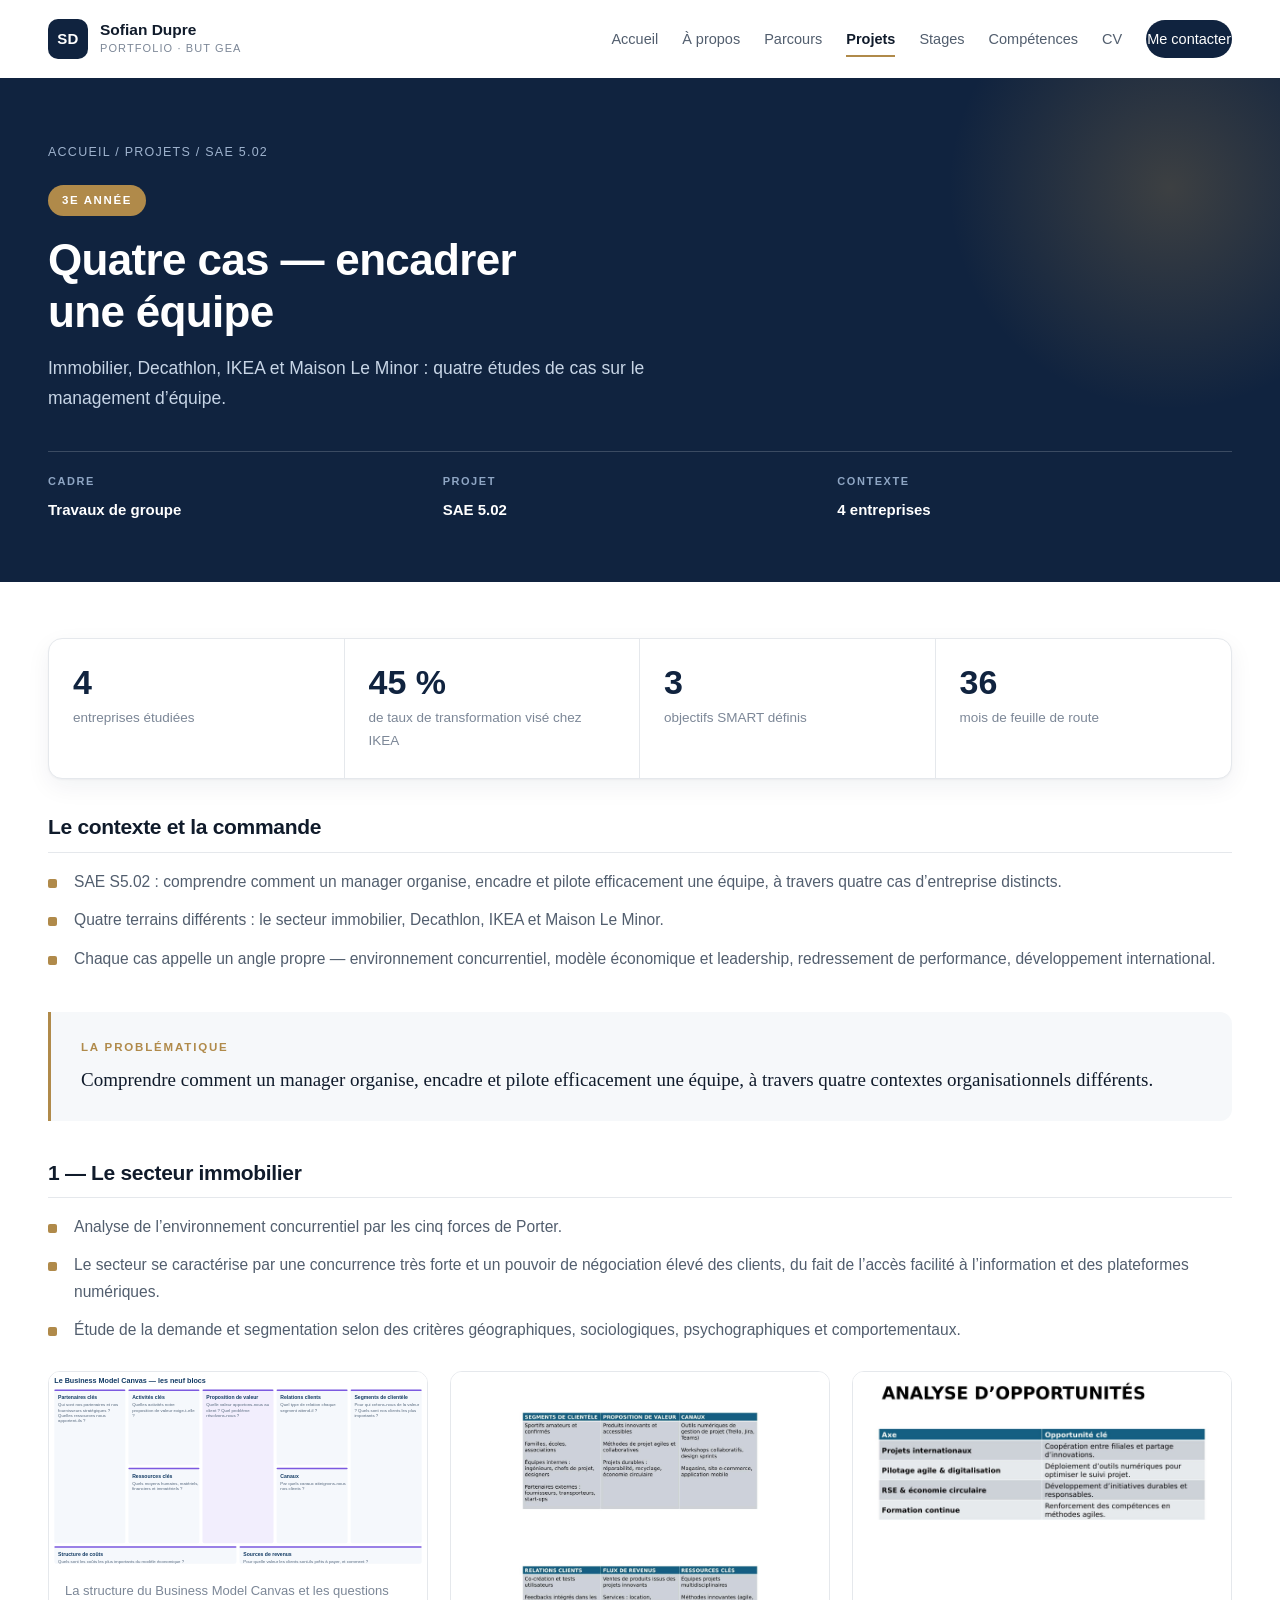
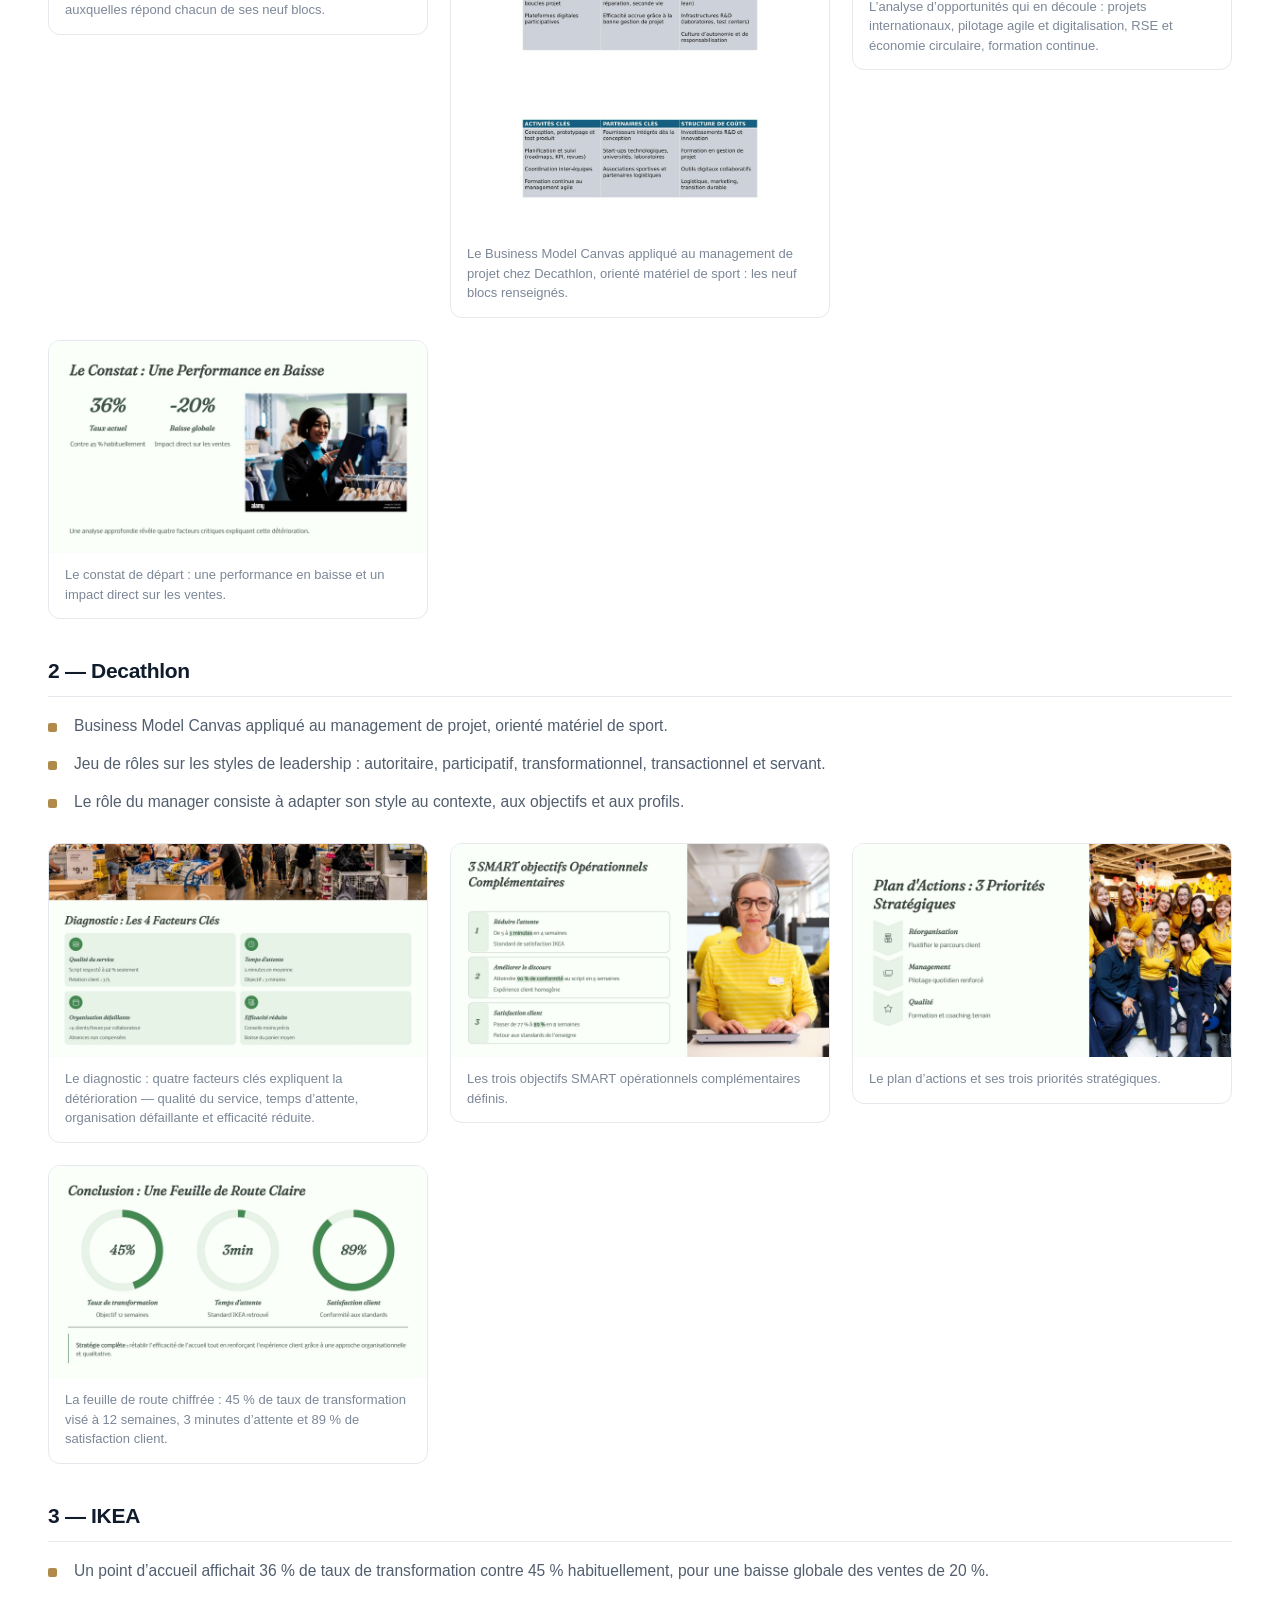
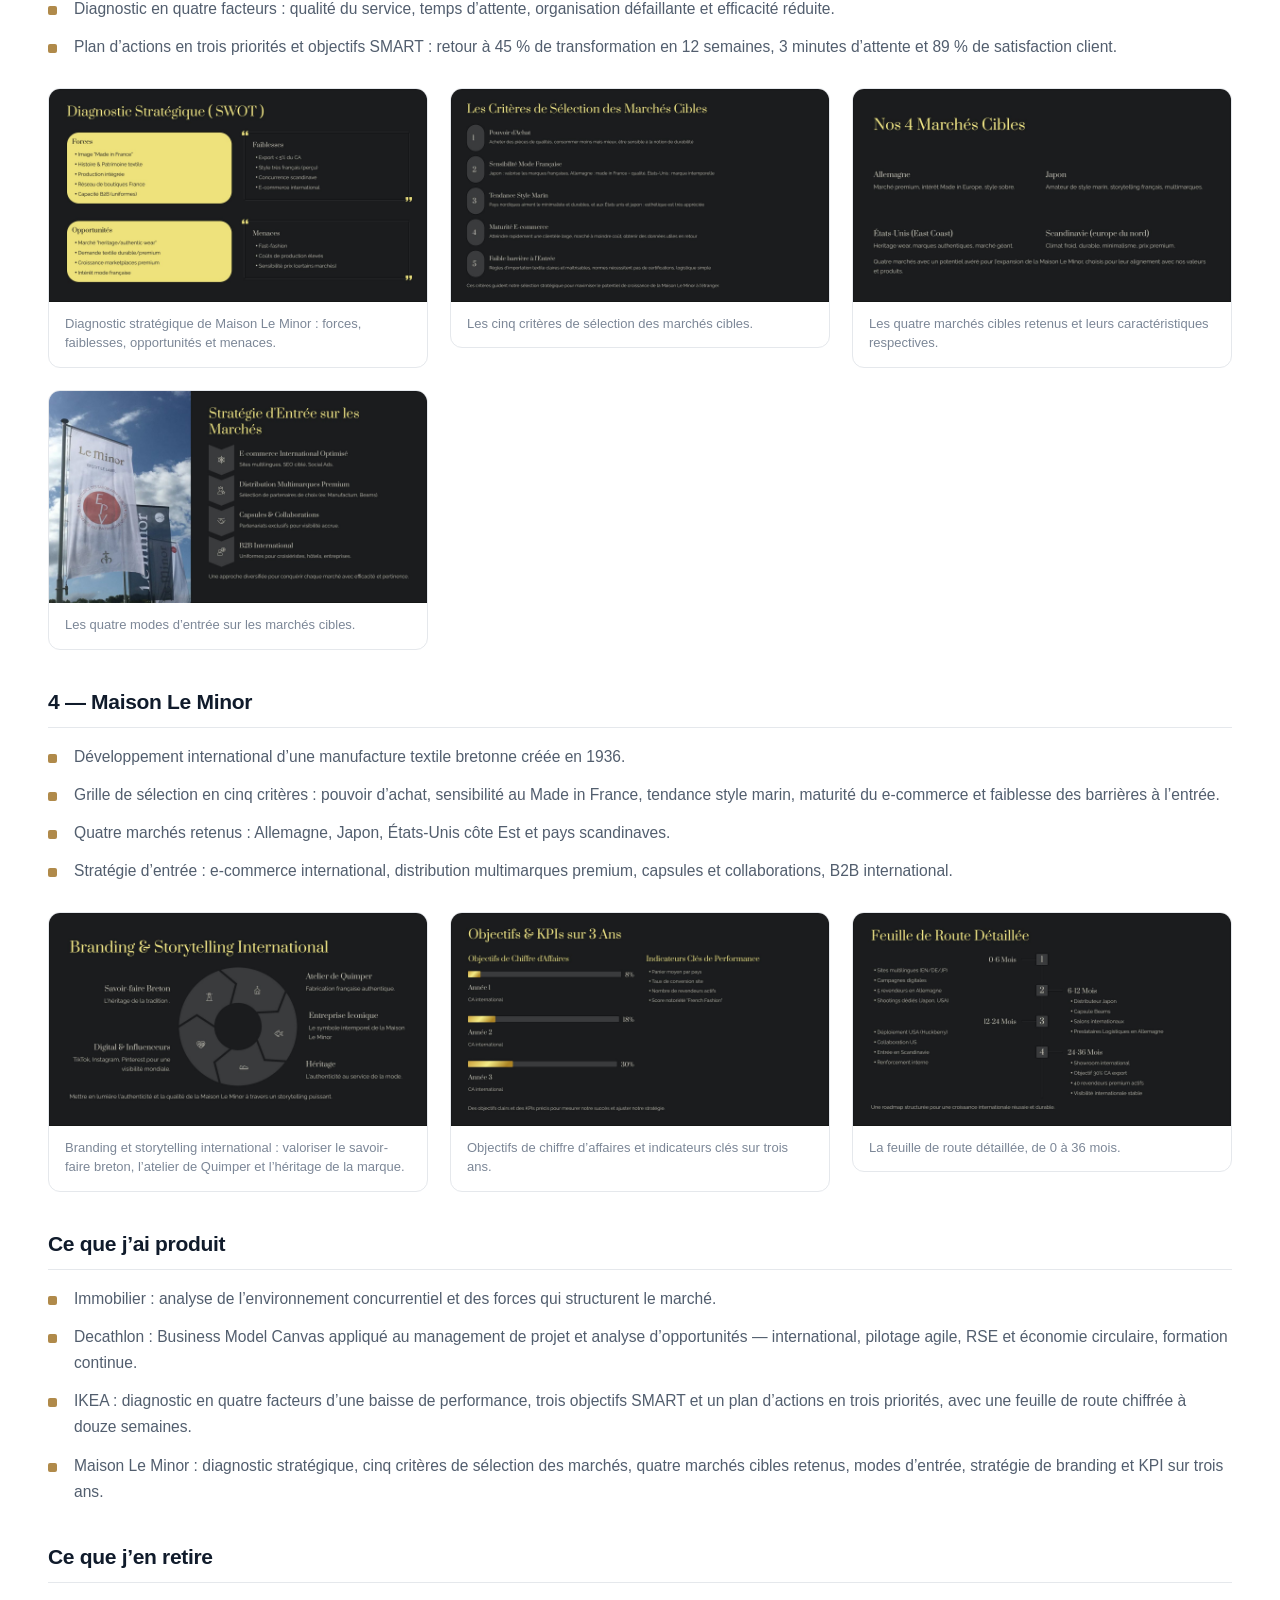
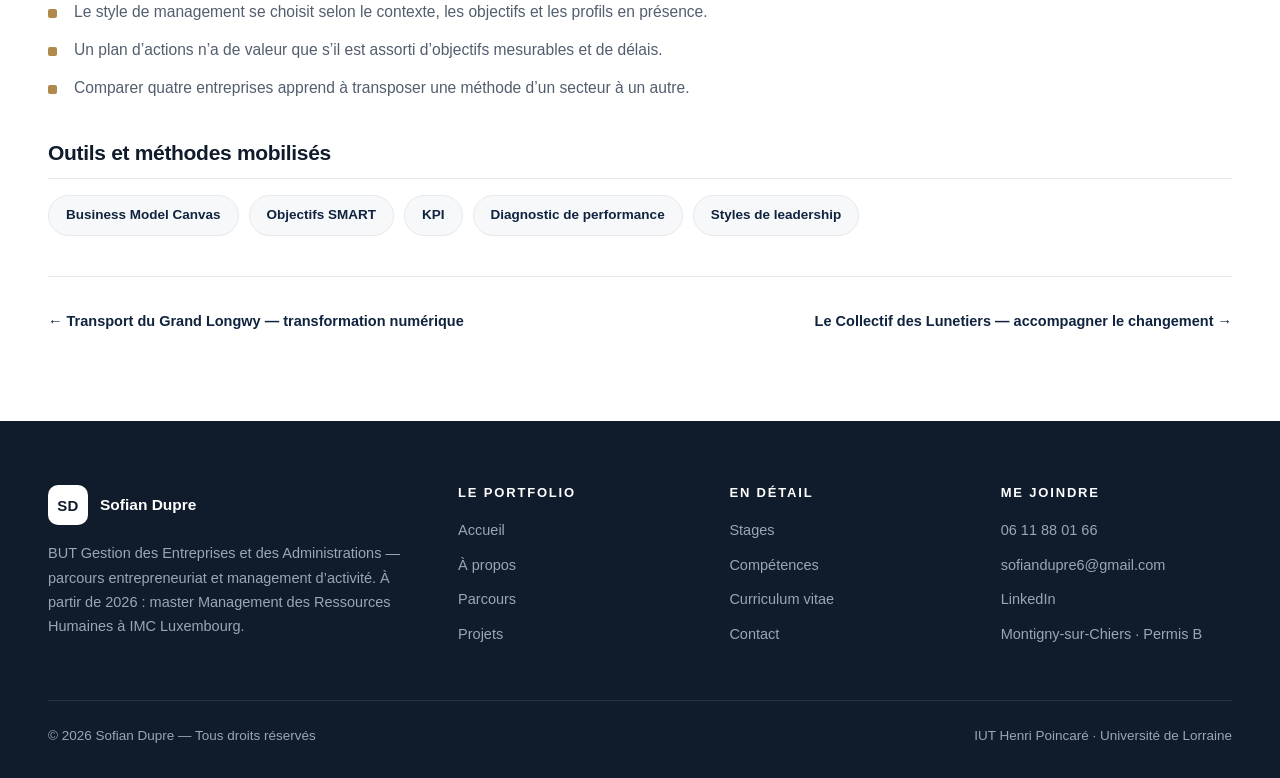
<file: projets/cas4.html>
<!DOCTYPE html>
<html lang="fr">
<head>
<meta charset="utf-8">
<meta name="viewport" content="width=device-width,initial-scale=1">
<title>Quatre cas — encadrer une équipe · Sofian Dupre</title>
<meta name="description" content="Immobilier, Decathlon, IKEA et Maison Le Minor : quatre études de cas sur le management d’équipe.">
<meta name="author" content="Sofian Dupre">
<meta property="og:title" content="Quatre cas — encadrer une équipe · Sofian Dupre">
<meta property="og:description" content="Immobilier, Decathlon, IKEA et Maison Le Minor : quatre études de cas sur le management d’équipe.">
<meta property="og:type" content="website">
<link rel="stylesheet" href="../assets/css/style.css">
<link rel="icon" href="data:image/svg+xml,<svg xmlns='http://www.w3.org/2000/svg' viewBox='0 0 64 64'><rect width='64' height='64' rx='14' fill='%2310233F'/><text x='32' y='42' font-family='Arial' font-size='28' font-weight='bold' fill='white' text-anchor='middle'>SD</text></svg>">
</head>
<body>

<header>
  <div class="wrap nav">
    <a class="brand" href="../index.html">
      <span class="mono">SD</span>
      <span class="txt"><b>Sofian Dupre</b><i>Portfolio · BUT GEA</i></span>
    </a>
    <nav class="menu" aria-label="Navigation principale">
      <a href="../index.html">Accueil</a><a href="../a-propos.html">À propos</a><a href="../parcours.html">Parcours</a><a href="../projets.html" class="active">Projets</a><a href="../stages.html">Stages</a><a href="../competences.html">Compétences</a><a href="../cv.html">CV</a>
      <a class="btn primary" href="../contact.html">Me contacter</a>
    </nav>
    <button class="burger" aria-label="Ouvrir le menu" aria-expanded="false">
      <i></i><i></i><i></i></button>
  </div>
</header>

<main>

<section class="case-hero">
  <div class="wrap">
    <div class="crumbs"><a href="../index.html">Accueil</a> / <a href="../projets.html">Projets</a>
      / SAE 5.02</div>
    <span class="tag">3e année</span>
    <h1>Quatre cas — encadrer une équipe</h1>
    <p>Immobilier, Decathlon, IKEA et Maison Le Minor : quatre études de cas sur le management d’équipe.</p>
    <div class="case-meta"><div><span class="k">Cadre</span><span class="v">Travaux de groupe</span></div><div><span class="k">Projet</span><span class="v">SAE 5.02</span></div><div><span class="k">Contexte</span><span class="v">4 entreprises</span></div></div>
  </div>
</section>

<section style="padding-top:56px">
  <div class="wrap">
    <div class="hero-facts rv" style="margin:0 0 36px"><div class="fact"><b>4</b><span>entreprises étudiées</span></div><div class="fact"><b>45 %</b><span>de taux de transformation visé chez IKEA</span></div><div class="fact"><b>3</b><span>objectifs SMART définis</span></div><div class="fact"><b>36</b><span>mois de feuille de route</span></div></div>
    <div class="blk rv"><h3>Le contexte et la commande</h3><ul class="list"><li>SAE S5.02 : comprendre comment un manager organise, encadre et pilote efficacement une équipe, à travers quatre cas d’entreprise distincts.</li><li>Quatre terrains différents : le secteur immobilier, Decathlon, IKEA et Maison Le Minor.</li><li>Chaque cas appelle un angle propre — environnement concurrentiel, modèle économique et leadership, redressement de performance, développement international.</li></ul></div>
    <div class="callout"><div class="k">La problématique</div><p>Comprendre comment un manager organise, encadre et pilote efficacement une équipe, à travers quatre contextes organisationnels différents.</p></div>
    <div class="blk rv"><h3>1 — Le secteur immobilier</h3><ul class="list"><li>Analyse de l’environnement concurrentiel par les cinq forces de Porter.</li><li>Le secteur se caractérise par une concurrence très forte et un pouvoir de négociation élevé des clients, du fait de l’accès facilité à l’information et des plateformes numériques.</li><li>Étude de la demande et segmentation selon des critères géographiques, sociologiques, psychographiques et comportementaux.</li></ul><div class="gal"><figure><img src="../assets/img/dg_bmc.svg" alt="La structure du Business Model Canvas et les questions auxquelles répond chacun de ses neuf blocs." loading="lazy"><figcaption>La structure du Business Model Canvas et les questions auxquelles répond chacun de ses neuf blocs.</figcaption></figure><figure><img src="../assets/img/deca_bmc.jpg" alt="Le Business Model Canvas appliqué au management de projet chez Decathlon, orienté matériel de sport : les neuf blocs renseignés." loading="lazy"><figcaption>Le Business Model Canvas appliqué au management de projet chez Decathlon, orienté matériel de sport : les neuf blocs renseignés.</figcaption></figure><figure><img src="../assets/img/deca_oppo.jpg" alt="L’analyse d’opportunités qui en découle : projets internationaux, pilotage agile et digitalisation, RSE et économie circulaire, formation continue." loading="lazy"><figcaption>L’analyse d’opportunités qui en découle : projets internationaux, pilotage agile et digitalisation, RSE et économie circulaire, formation continue.</figcaption></figure><figure><img src="../assets/img/ik_constat.jpg" alt="Le constat de départ : une performance en baisse et un impact direct sur les ventes." loading="lazy"><figcaption>Le constat de départ : une performance en baisse et un impact direct sur les ventes.</figcaption></figure></div></div><div class="blk rv"><h3>2 — Decathlon</h3><ul class="list"><li>Business Model Canvas appliqué au management de projet, orienté matériel de sport.</li><li>Jeu de rôles sur les styles de leadership : autoritaire, participatif, transformationnel, transactionnel et servant.</li><li>Le rôle du manager consiste à adapter son style au contexte, aux objectifs et aux profils.</li></ul><div class="gal"><figure><img src="../assets/img/ik_diagnostic.jpg" alt="Le diagnostic : quatre facteurs clés expliquent la détérioration — qualité du service, temps d’attente, organisation défaillante et efficacité réduite." loading="lazy"><figcaption>Le diagnostic : quatre facteurs clés expliquent la détérioration — qualité du service, temps d’attente, organisation défaillante et efficacité réduite.</figcaption></figure><figure><img src="../assets/img/ik_smart.jpg" alt="Les trois objectifs SMART opérationnels complémentaires définis." loading="lazy"><figcaption>Les trois objectifs SMART opérationnels complémentaires définis.</figcaption></figure><figure><img src="../assets/img/ik_plan.jpg" alt="Le plan d’actions et ses trois priorités stratégiques." loading="lazy"><figcaption>Le plan d’actions et ses trois priorités stratégiques.</figcaption></figure><figure><img src="../assets/img/ik_conclusion.jpg" alt="La feuille de route chiffrée : 45 % de taux de transformation visé à 12 semaines, 3 minutes d’attente et 89 % de satisfaction client." loading="lazy"><figcaption>La feuille de route chiffrée : 45 % de taux de transformation visé à 12 semaines, 3 minutes d’attente et 89 % de satisfaction client.</figcaption></figure></div></div><div class="blk rv"><h3>3 — IKEA</h3><ul class="list"><li>Un point d’accueil affichait 36 % de taux de transformation contre 45 % habituellement, pour une baisse globale des ventes de 20 %.</li><li>Diagnostic en quatre facteurs : qualité du service, temps d’attente, organisation défaillante et efficacité réduite.</li><li>Plan d’actions en trois priorités et objectifs SMART : retour à 45 % de transformation en 12 semaines, 3 minutes d’attente et 89 % de satisfaction client.</li></ul><div class="gal"><figure><img src="../assets/img/lm_swot.jpg" alt="Diagnostic stratégique de Maison Le Minor : forces, faiblesses, opportunités et menaces." loading="lazy"><figcaption>Diagnostic stratégique de Maison Le Minor : forces, faiblesses, opportunités et menaces.</figcaption></figure><figure><img src="../assets/img/lm_criteres.jpg" alt="Les cinq critères de sélection des marchés cibles." loading="lazy"><figcaption>Les cinq critères de sélection des marchés cibles.</figcaption></figure><figure><img src="../assets/img/lm_marches.jpg" alt="Les quatre marchés cibles retenus et leurs caractéristiques respectives." loading="lazy"><figcaption>Les quatre marchés cibles retenus et leurs caractéristiques respectives.</figcaption></figure><figure><img src="../assets/img/lm_entree.jpg" alt="Les quatre modes d’entrée sur les marchés cibles." loading="lazy"><figcaption>Les quatre modes d’entrée sur les marchés cibles.</figcaption></figure></div></div><div class="blk rv"><h3>4 — Maison Le Minor</h3><ul class="list"><li>Développement international d’une manufacture textile bretonne créée en 1936.</li><li>Grille de sélection en cinq critères : pouvoir d’achat, sensibilité au Made in France, tendance style marin, maturité du e-commerce et faiblesse des barrières à l’entrée.</li><li>Quatre marchés retenus : Allemagne, Japon, États-Unis côte Est et pays scandinaves.</li><li>Stratégie d’entrée : e-commerce international, distribution multimarques premium, capsules et collaborations, B2B international.</li></ul><div class="gal"><figure><img src="../assets/img/lm_branding.jpg" alt="Branding et storytelling international : valoriser le savoir-faire breton, l’atelier de Quimper et l’héritage de la marque." loading="lazy"><figcaption>Branding et storytelling international : valoriser le savoir-faire breton, l’atelier de Quimper et l’héritage de la marque.</figcaption></figure><figure><img src="../assets/img/lm_kpi.jpg" alt="Objectifs de chiffre d’affaires et indicateurs clés sur trois ans." loading="lazy"><figcaption>Objectifs de chiffre d’affaires et indicateurs clés sur trois ans.</figcaption></figure><figure><img src="../assets/img/lm_roadmap.jpg" alt="La feuille de route détaillée, de 0 à 36 mois." loading="lazy"><figcaption>La feuille de route détaillée, de 0 à 36 mois.</figcaption></figure></div></div>
    <div class="blk rv"><h3>Ce que j’ai produit</h3><ul class="list"><li>Immobilier : analyse de l’environnement concurrentiel et des forces qui structurent le marché.</li><li>Decathlon : Business Model Canvas appliqué au management de projet et analyse d’opportunités — international, pilotage agile, RSE et économie circulaire, formation continue.</li><li>IKEA : diagnostic en quatre facteurs d’une baisse de performance, trois objectifs SMART et un plan d’actions en trois priorités, avec une feuille de route chiffrée à douze semaines.</li><li>Maison Le Minor : diagnostic stratégique, cinq critères de sélection des marchés, quatre marchés cibles retenus, modes d’entrée, stratégie de branding et KPI sur trois ans.</li></ul></div>
    <div class="blk rv"><h3>Ce que j’en retire</h3><ul class="list"><li>Le style de management se choisit selon le contexte, les objectifs et les profils en présence.</li><li>Un plan d’actions n’a de valeur que s’il est assorti d’objectifs mesurables et de délais.</li><li>Comparer quatre entreprises apprend à transposer une méthode d’un secteur à un autre.</li></ul></div>
    <div class="blk rv"><h3>Outils et méthodes mobilisés</h3><div class="chipset"><span class="chip">Business Model Canvas</span><span class="chip">Objectifs SMART</span><span class="chip">KPI</span><span class="chip">Diagnostic de performance</span><span class="chip">Styles de leadership</span></div></div>
    <div class="pager"><a href="tgl.html">← Transport du Grand Longwy — transformation numérique</a><a href="opticien.html">Le Collectif des Lunetiers — accompagner le changement →</a></div>
  </div>
</section>
</main>

<footer>
  <div class="wrap">
    <div class="fgrid">
      <div>
        <div class="fb"><span class="mono">SD</span><b>Sofian Dupre</b></div>
        <p>BUT Gestion des Entreprises et des Administrations — parcours entrepreneuriat et
           management d’activité. À partir de 2026 : master Management des Ressources Humaines
           à IMC Luxembourg.</p>
      </div>
      <div><h4>Le portfolio</h4><ul>
        <li><a href="../index.html">Accueil</a></li>
        <li><a href="../a-propos.html">À propos</a></li>
        <li><a href="../parcours.html">Parcours</a></li>
        <li><a href="../projets.html">Projets</a></li></ul></div>
      <div><h4>En détail</h4><ul>
        <li><a href="../stages.html">Stages</a></li>
        <li><a href="../competences.html">Compétences</a></li>
        <li><a href="../cv.html">Curriculum vitae</a></li>
        <li><a href="../contact.html">Contact</a></li></ul></div>
      <div><h4>Me joindre</h4><ul>
        <li><a href="tel:+33611880166">06 11 88 01 66</a></li>
        <li><a href="mailto:sofiandupre6@gmail.com">sofiandupre6@gmail.com</a></li>
        <li><a href="https://www.linkedin.com/in/dupresofian" target="_blank"
               rel="noopener">LinkedIn</a></li>
        <li>Montigny-sur-Chiers · Permis B</li></ul></div>
    </div>
    <div class="fbot">
      <span>© <span id="year">2026</span> Sofian Dupre — Tous droits réservés</span>
      <span>IUT Henri Poincaré · Université de Lorraine</span>
    </div>
  </div>
</footer>

<div id="lb" role="dialog" aria-label="Visionneuse">
  <button class="x" aria-label="Fermer">×</button><img alt="" hidden><div class="cap"></div>
</div>
<button id="top" aria-label="Haut de page">↑</button>
<script src="../assets/js/main.js"></script>
</body>
</html>
</file>
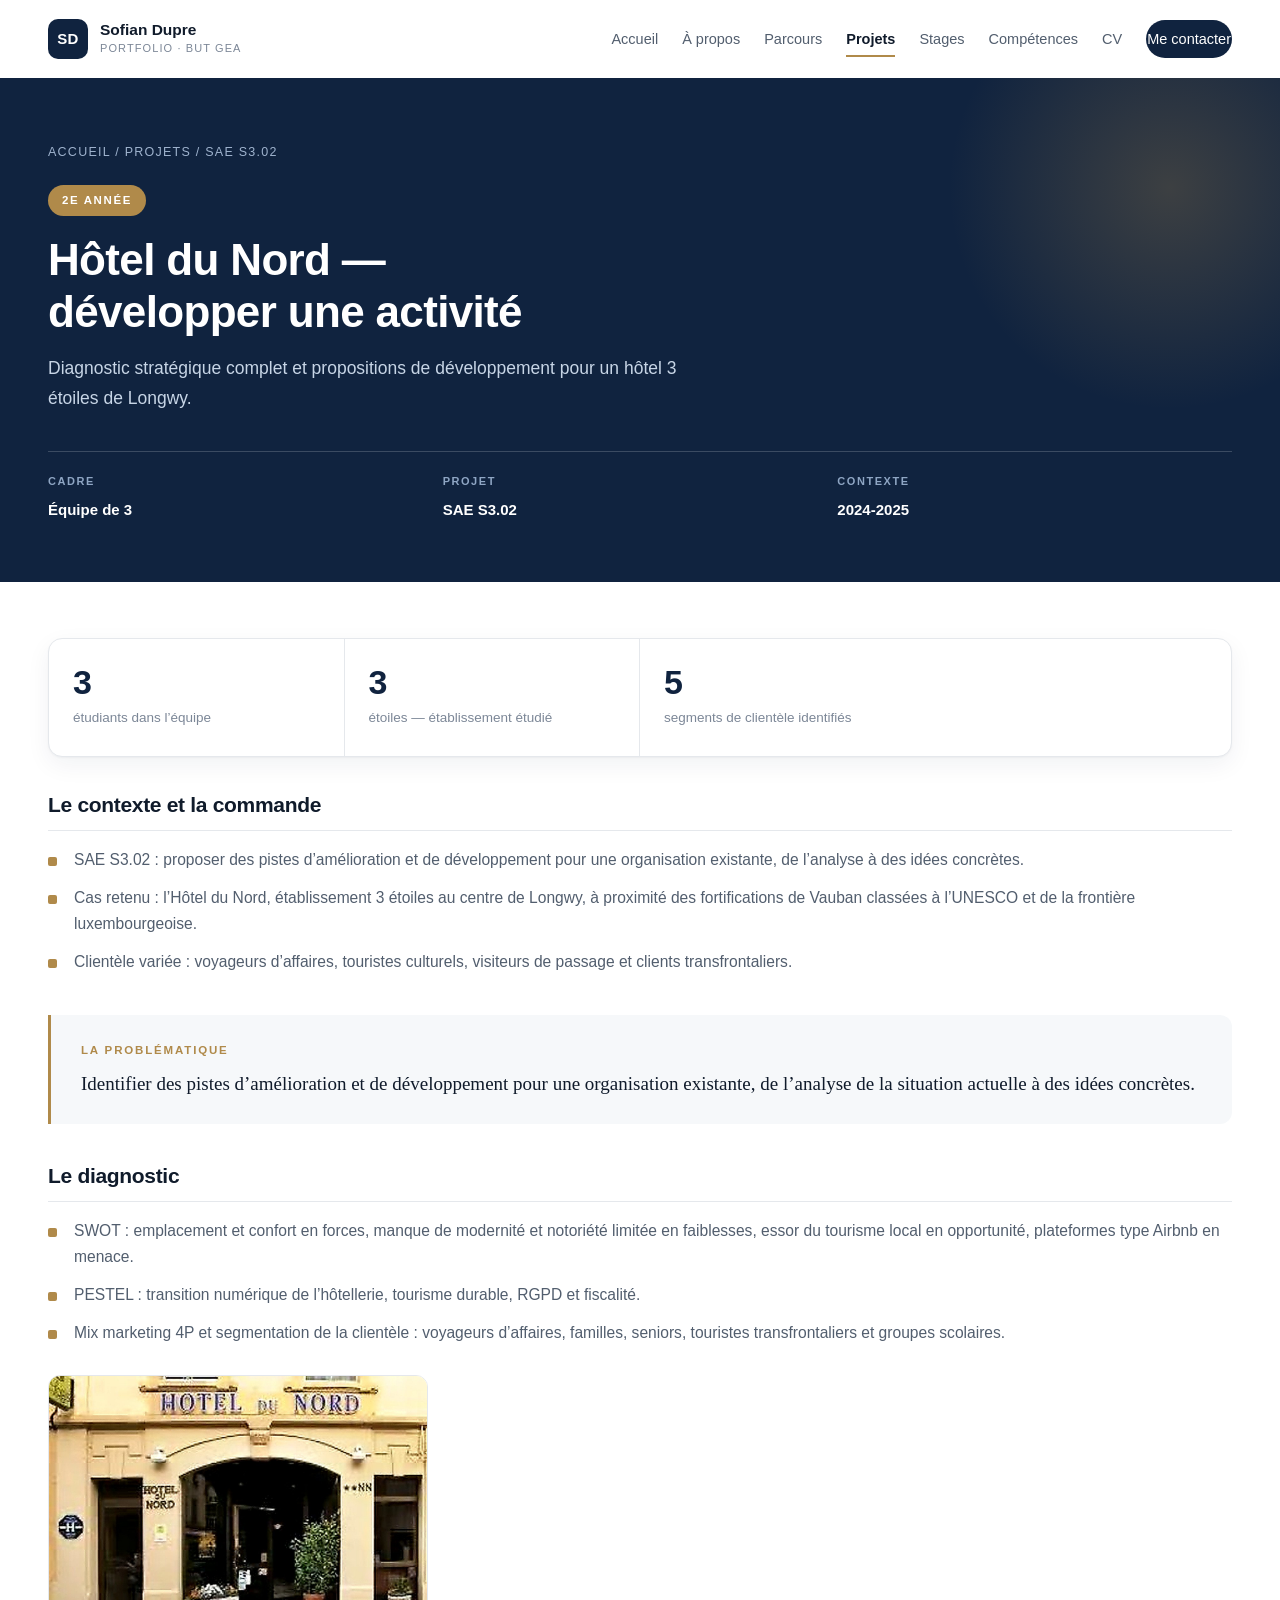
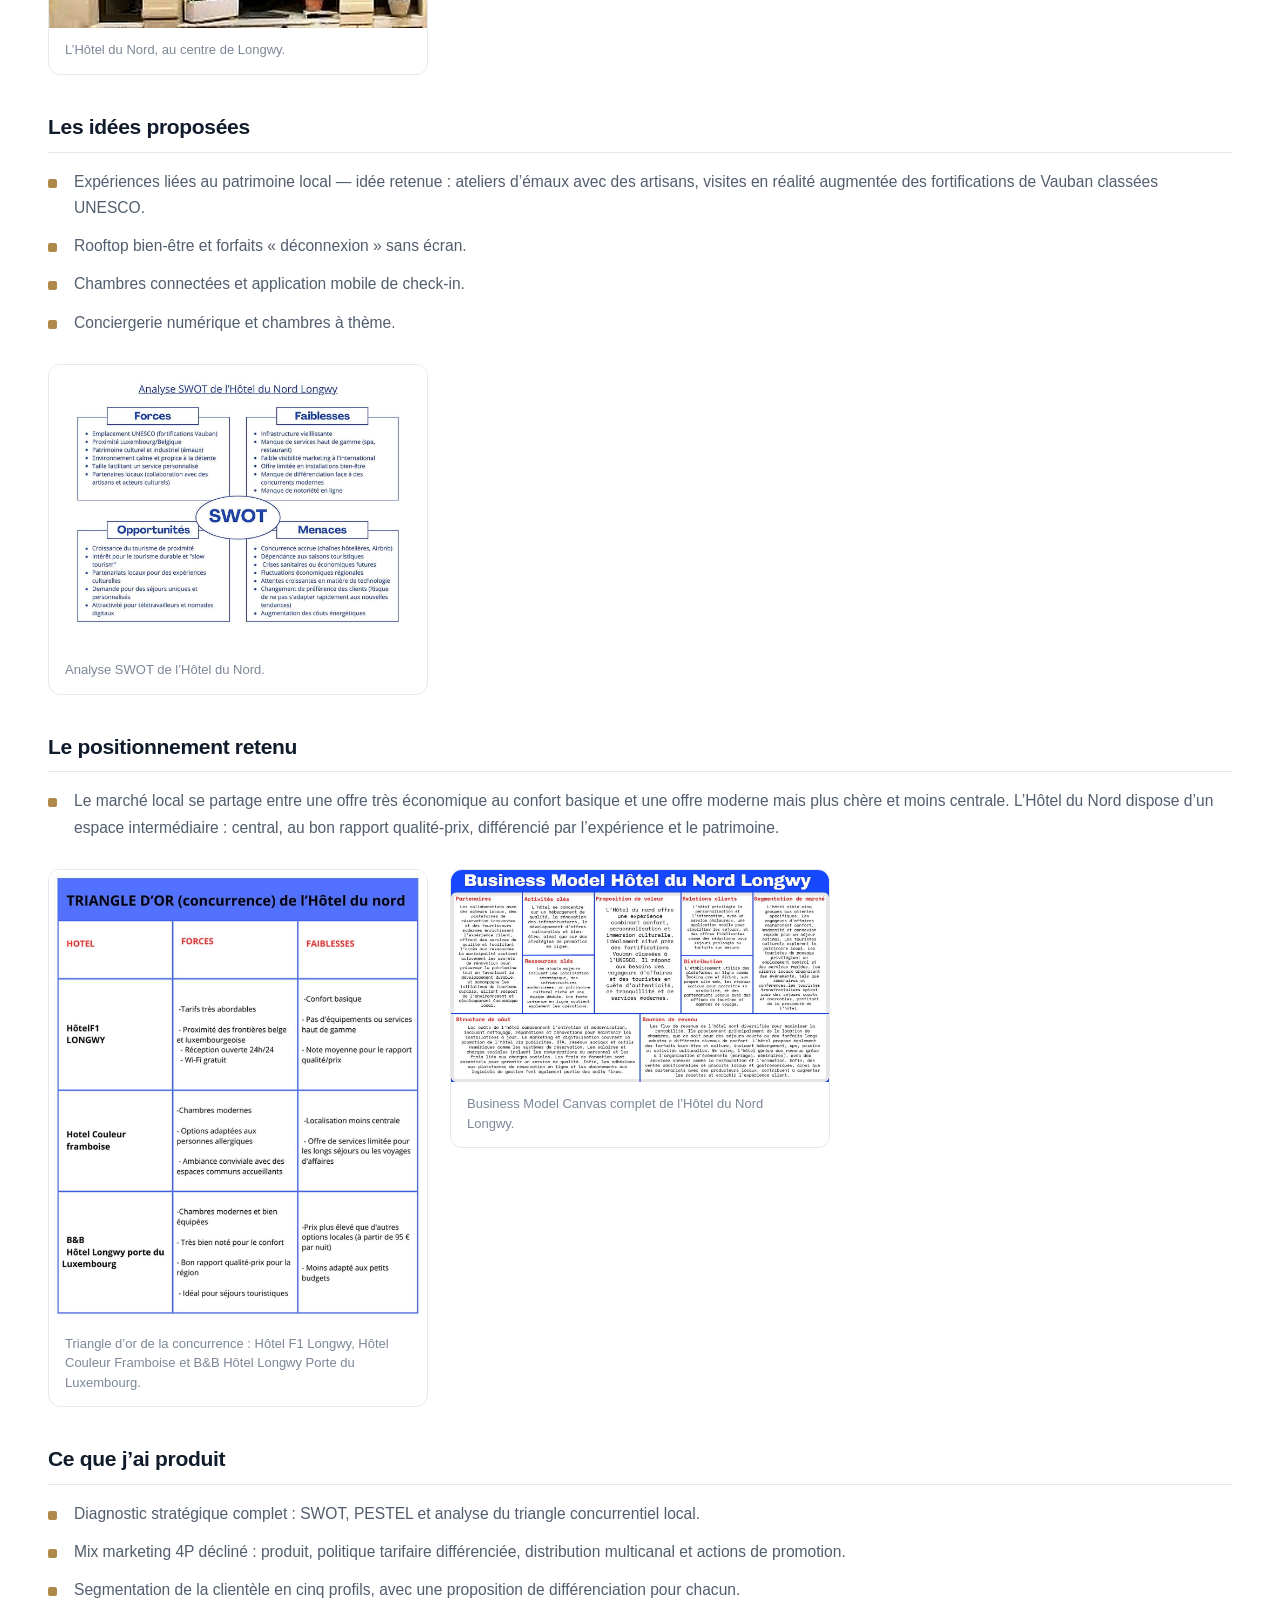
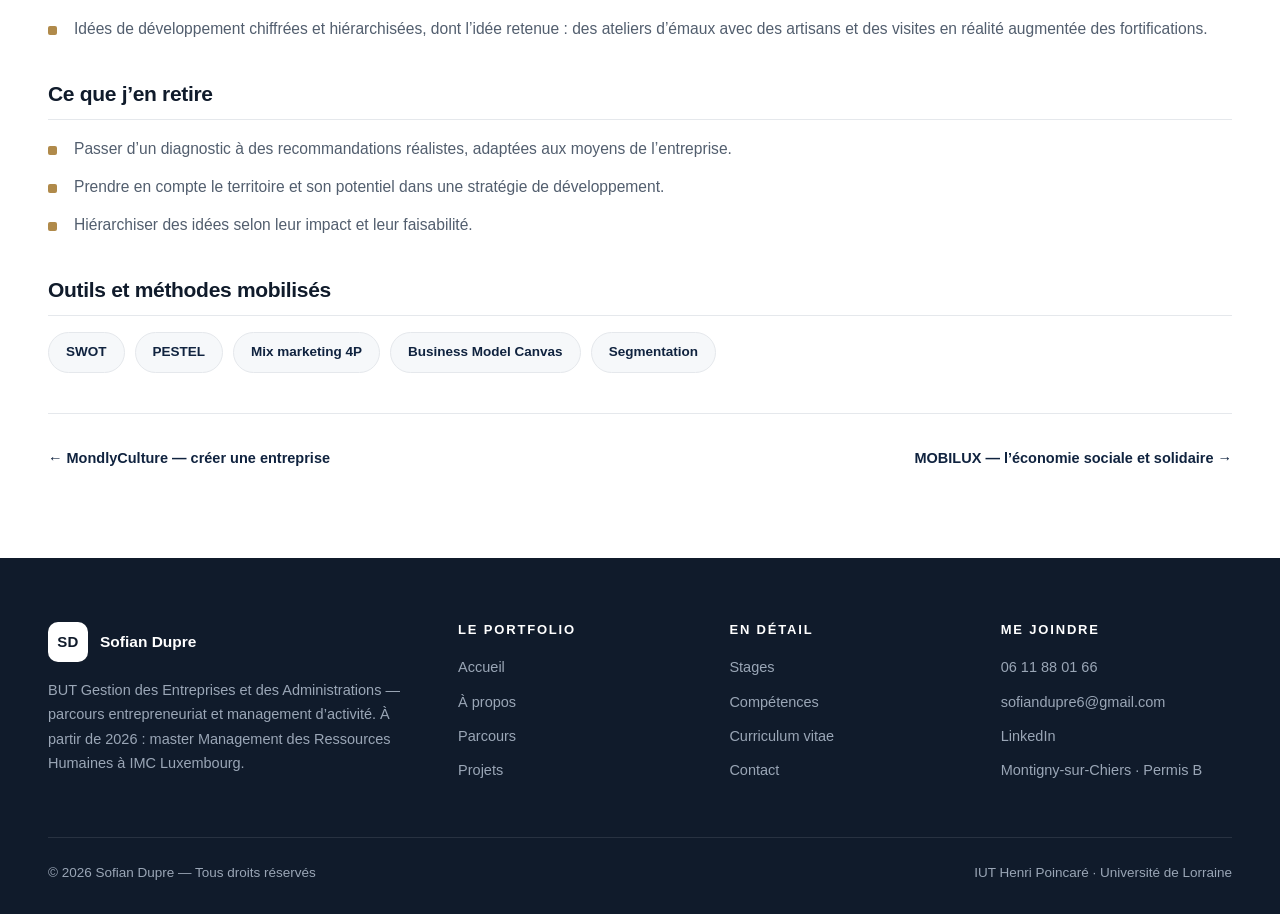
<file: projets/hotel.html>
<!DOCTYPE html>
<html lang="fr">
<head>
<meta charset="utf-8">
<meta name="viewport" content="width=device-width,initial-scale=1">
<title>Hôtel du Nord — développer une activité · Sofian Dupre</title>
<meta name="description" content="Diagnostic stratégique complet et propositions de développement pour un hôtel 3 étoiles de Longwy.">
<meta name="author" content="Sofian Dupre">
<meta property="og:title" content="Hôtel du Nord — développer une activité · Sofian Dupre">
<meta property="og:description" content="Diagnostic stratégique complet et propositions de développement pour un hôtel 3 étoiles de Longwy.">
<meta property="og:type" content="website">
<link rel="stylesheet" href="../assets/css/style.css">
<link rel="icon" href="data:image/svg+xml,<svg xmlns='http://www.w3.org/2000/svg' viewBox='0 0 64 64'><rect width='64' height='64' rx='14' fill='%2310233F'/><text x='32' y='42' font-family='Arial' font-size='28' font-weight='bold' fill='white' text-anchor='middle'>SD</text></svg>">
</head>
<body>

<header>
  <div class="wrap nav">
    <a class="brand" href="../index.html">
      <span class="mono">SD</span>
      <span class="txt"><b>Sofian Dupre</b><i>Portfolio · BUT GEA</i></span>
    </a>
    <nav class="menu" aria-label="Navigation principale">
      <a href="../index.html">Accueil</a><a href="../a-propos.html">À propos</a><a href="../parcours.html">Parcours</a><a href="../projets.html" class="active">Projets</a><a href="../stages.html">Stages</a><a href="../competences.html">Compétences</a><a href="../cv.html">CV</a>
      <a class="btn primary" href="../contact.html">Me contacter</a>
    </nav>
    <button class="burger" aria-label="Ouvrir le menu" aria-expanded="false">
      <i></i><i></i><i></i></button>
  </div>
</header>

<main>

<section class="case-hero">
  <div class="wrap">
    <div class="crumbs"><a href="../index.html">Accueil</a> / <a href="../projets.html">Projets</a>
      / SAE S3.02</div>
    <span class="tag">2e année</span>
    <h1>Hôtel du Nord — développer une activité</h1>
    <p>Diagnostic stratégique complet et propositions de développement pour un hôtel 3 étoiles de Longwy.</p>
    <div class="case-meta"><div><span class="k">Cadre</span><span class="v">Équipe de 3</span></div><div><span class="k">Projet</span><span class="v">SAE S3.02</span></div><div><span class="k">Contexte</span><span class="v">2024-2025</span></div></div>
  </div>
</section>

<section style="padding-top:56px">
  <div class="wrap">
    <div class="hero-facts rv" style="margin:0 0 36px"><div class="fact"><b>3</b><span>étudiants dans l’équipe</span></div><div class="fact"><b>3</b><span>étoiles — établissement étudié</span></div><div class="fact"><b>5</b><span>segments de clientèle identifiés</span></div></div>
    <div class="blk rv"><h3>Le contexte et la commande</h3><ul class="list"><li>SAE S3.02 : proposer des pistes d’amélioration et de développement pour une organisation existante, de l’analyse à des idées concrètes.</li><li>Cas retenu : l’Hôtel du Nord, établissement 3 étoiles au centre de Longwy, à proximité des fortifications de Vauban classées à l’UNESCO et de la frontière luxembourgeoise.</li><li>Clientèle variée : voyageurs d’affaires, touristes culturels, visiteurs de passage et clients transfrontaliers.</li></ul></div>
    <div class="callout"><div class="k">La problématique</div><p>Identifier des pistes d’amélioration et de développement pour une organisation existante, de l’analyse de la situation actuelle à des idées concrètes.</p></div>
    <div class="blk rv"><h3>Le diagnostic</h3><ul class="list"><li>SWOT : emplacement et confort en forces, manque de modernité et notoriété limitée en faiblesses, essor du tourisme local en opportunité, plateformes type Airbnb en menace.</li><li>PESTEL : transition numérique de l’hôtellerie, tourisme durable, RGPD et fiscalité.</li><li>Mix marketing 4P et segmentation de la clientèle : voyageurs d’affaires, familles, seniors, touristes transfrontaliers et groupes scolaires.</li></ul><div class="gal"><figure><img src="../assets/img/hotel_nord.jpg" alt="L’Hôtel du Nord, au centre de Longwy." loading="lazy"><figcaption>L’Hôtel du Nord, au centre de Longwy.</figcaption></figure></div></div><div class="blk rv"><h3>Les idées proposées</h3><ul class="list"><li>Expériences liées au patrimoine local — idée retenue : ateliers d’émaux avec des artisans, visites en réalité augmentée des fortifications de Vauban classées UNESCO.</li><li>Rooftop bien-être et forfaits « déconnexion » sans écran.</li><li>Chambres connectées et application mobile de check-in.</li><li>Conciergerie numérique et chambres à thème.</li></ul><div class="gal"><figure><img src="../assets/img/hotel_swot_hd.jpg" alt="Analyse SWOT de l’Hôtel du Nord." loading="lazy"><figcaption>Analyse SWOT de l’Hôtel du Nord.</figcaption></figure></div></div><div class="blk rv"><h3>Le positionnement retenu</h3><ul class="list"><li>Le marché local se partage entre une offre très économique au confort basique et une offre moderne mais plus chère et moins centrale. L’Hôtel du Nord dispose d’un espace intermédiaire : central, au bon rapport qualité-prix, différencié par l’expérience et le patrimoine.</li></ul><div class="gal"><figure><img src="../assets/img/hotel_triangle.jpg" alt="Triangle d’or de la concurrence : Hôtel F1 Longwy, Hôtel Couleur Framboise et B&amp;B Hôtel Longwy Porte du Luxembourg." loading="lazy"><figcaption>Triangle d’or de la concurrence : Hôtel F1 Longwy, Hôtel Couleur Framboise et B&amp;B Hôtel Longwy Porte du Luxembourg.</figcaption></figure><figure><img src="../assets/img/hotel_bmc_hd.jpg" alt="Business Model Canvas complet de l’Hôtel du Nord Longwy." loading="lazy"><figcaption>Business Model Canvas complet de l’Hôtel du Nord Longwy.</figcaption></figure></div></div>
    <div class="blk rv"><h3>Ce que j’ai produit</h3><ul class="list"><li>Diagnostic stratégique complet : SWOT, PESTEL et analyse du triangle concurrentiel local.</li><li>Mix marketing 4P décliné : produit, politique tarifaire différenciée, distribution multicanal et actions de promotion.</li><li>Segmentation de la clientèle en cinq profils, avec une proposition de différenciation pour chacun.</li><li>Idées de développement chiffrées et hiérarchisées, dont l’idée retenue : des ateliers d’émaux avec des artisans et des visites en réalité augmentée des fortifications.</li></ul></div>
    <div class="blk rv"><h3>Ce que j’en retire</h3><ul class="list"><li>Passer d’un diagnostic à des recommandations réalistes, adaptées aux moyens de l’entreprise.</li><li>Prendre en compte le territoire et son potentiel dans une stratégie de développement.</li><li>Hiérarchiser des idées selon leur impact et leur faisabilité.</li></ul></div>
    <div class="blk rv"><h3>Outils et méthodes mobilisés</h3><div class="chipset"><span class="chip">SWOT</span><span class="chip">PESTEL</span><span class="chip">Mix marketing 4P</span><span class="chip">Business Model Canvas</span><span class="chip">Segmentation</span></div></div>
    <div class="pager"><a href="mondly.html">← MondlyCulture — créer une entreprise</a><a href="mobilux.html">MOBILUX — l’économie sociale et solidaire →</a></div>
  </div>
</section>
</main>

<footer>
  <div class="wrap">
    <div class="fgrid">
      <div>
        <div class="fb"><span class="mono">SD</span><b>Sofian Dupre</b></div>
        <p>BUT Gestion des Entreprises et des Administrations — parcours entrepreneuriat et
           management d’activité. À partir de 2026 : master Management des Ressources Humaines
           à IMC Luxembourg.</p>
      </div>
      <div><h4>Le portfolio</h4><ul>
        <li><a href="../index.html">Accueil</a></li>
        <li><a href="../a-propos.html">À propos</a></li>
        <li><a href="../parcours.html">Parcours</a></li>
        <li><a href="../projets.html">Projets</a></li></ul></div>
      <div><h4>En détail</h4><ul>
        <li><a href="../stages.html">Stages</a></li>
        <li><a href="../competences.html">Compétences</a></li>
        <li><a href="../cv.html">Curriculum vitae</a></li>
        <li><a href="../contact.html">Contact</a></li></ul></div>
      <div><h4>Me joindre</h4><ul>
        <li><a href="tel:+33611880166">06 11 88 01 66</a></li>
        <li><a href="mailto:sofiandupre6@gmail.com">sofiandupre6@gmail.com</a></li>
        <li><a href="https://www.linkedin.com/in/dupresofian" target="_blank"
               rel="noopener">LinkedIn</a></li>
        <li>Montigny-sur-Chiers · Permis B</li></ul></div>
    </div>
    <div class="fbot">
      <span>© <span id="year">2026</span> Sofian Dupre — Tous droits réservés</span>
      <span>IUT Henri Poincaré · Université de Lorraine</span>
    </div>
  </div>
</footer>

<div id="lb" role="dialog" aria-label="Visionneuse">
  <button class="x" aria-label="Fermer">×</button><img alt="" hidden><div class="cap"></div>
</div>
<button id="top" aria-label="Haut de page">↑</button>
<script src="../assets/js/main.js"></script>
</body>
</html>
</file>
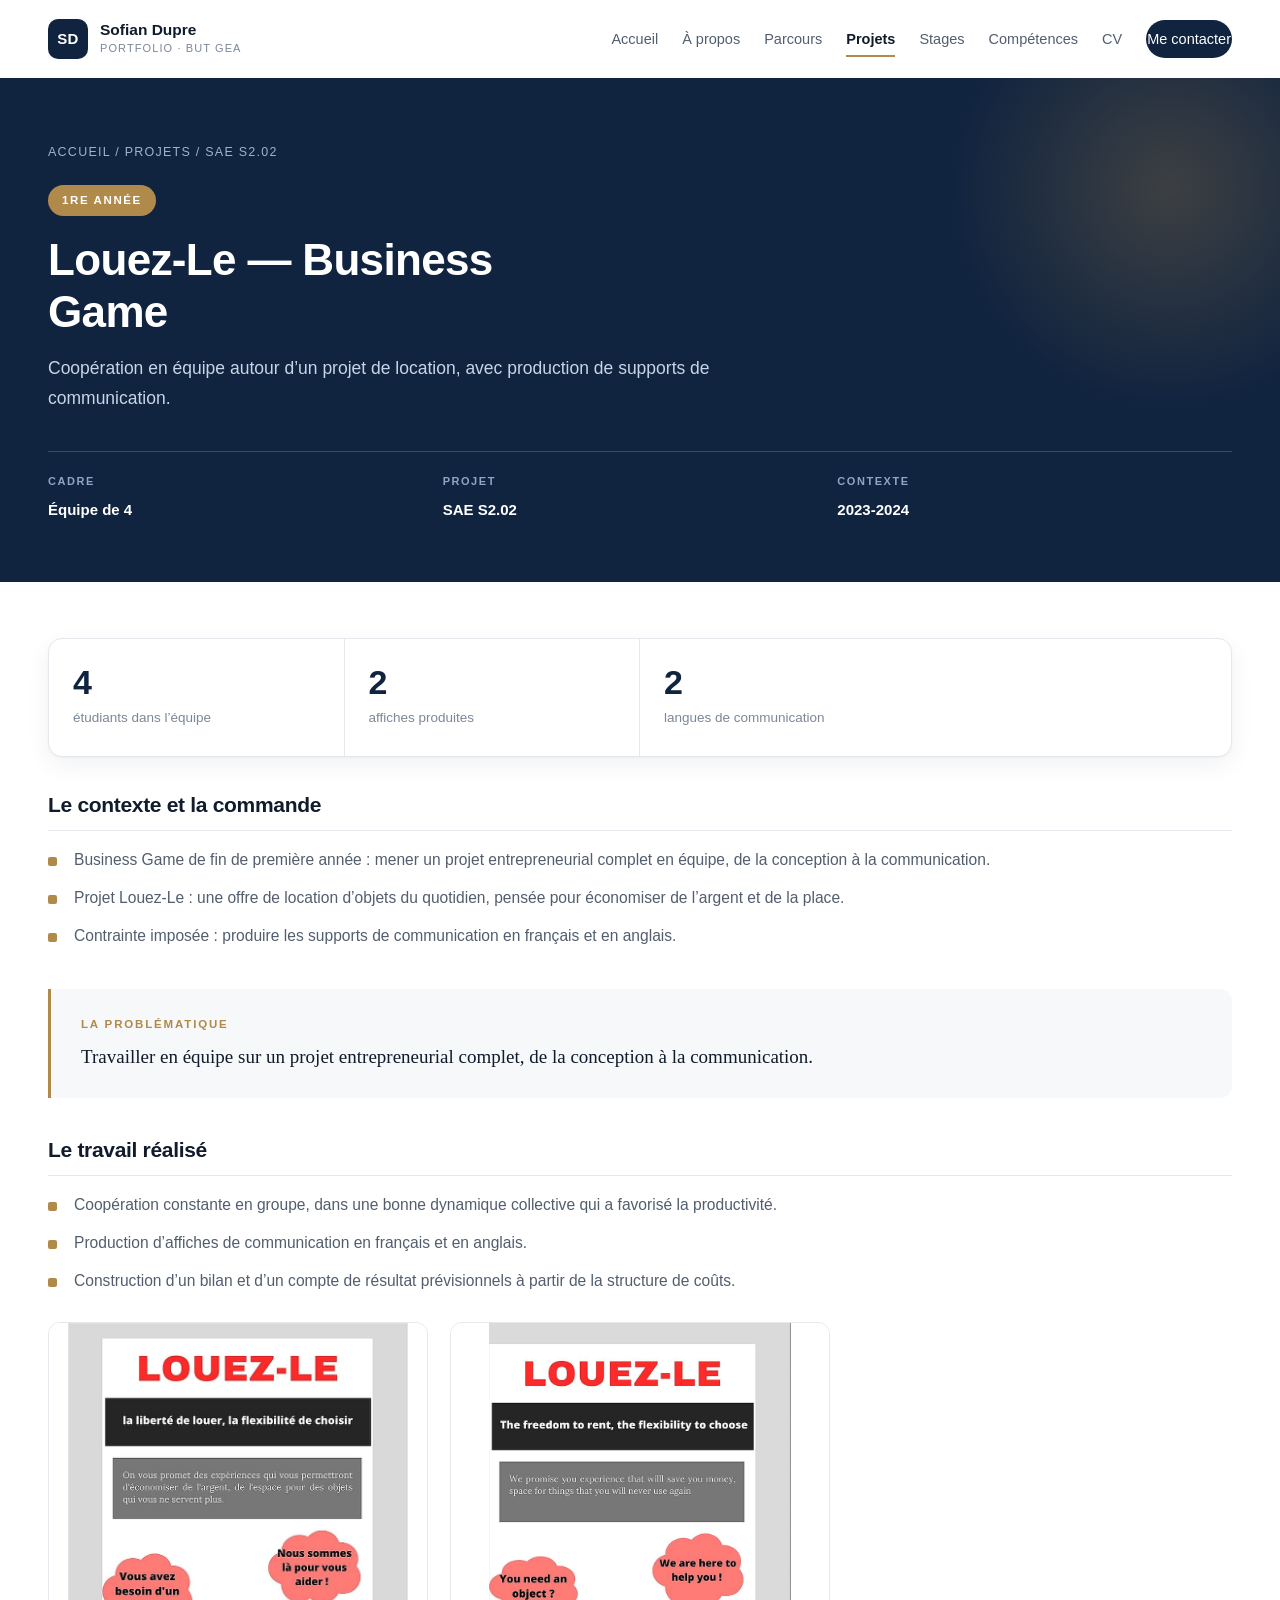
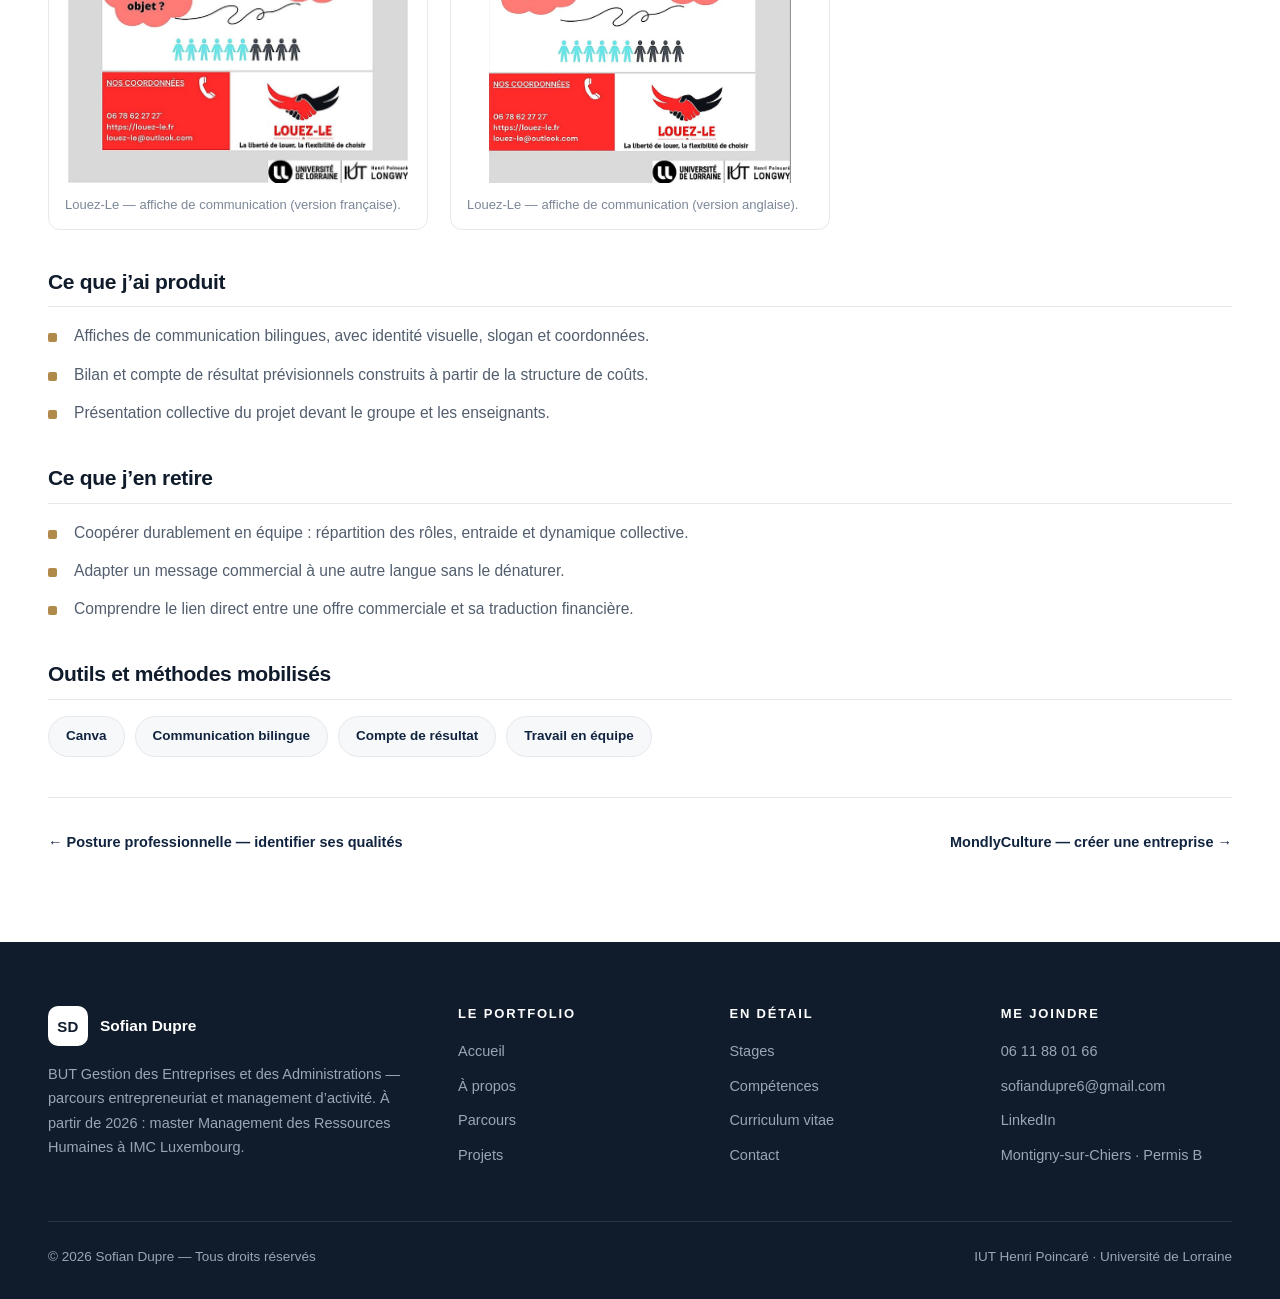
<file: projets/louezle.html>
<!DOCTYPE html>
<html lang="fr">
<head>
<meta charset="utf-8">
<meta name="viewport" content="width=device-width,initial-scale=1">
<title>Louez-Le — Business Game · Sofian Dupre</title>
<meta name="description" content="Coopération en équipe autour d’un projet de location, avec production de supports de communication.">
<meta name="author" content="Sofian Dupre">
<meta property="og:title" content="Louez-Le — Business Game · Sofian Dupre">
<meta property="og:description" content="Coopération en équipe autour d’un projet de location, avec production de supports de communication.">
<meta property="og:type" content="website">
<link rel="stylesheet" href="../assets/css/style.css">
<link rel="icon" href="data:image/svg+xml,<svg xmlns='http://www.w3.org/2000/svg' viewBox='0 0 64 64'><rect width='64' height='64' rx='14' fill='%2310233F'/><text x='32' y='42' font-family='Arial' font-size='28' font-weight='bold' fill='white' text-anchor='middle'>SD</text></svg>">
</head>
<body>

<header>
  <div class="wrap nav">
    <a class="brand" href="../index.html">
      <span class="mono">SD</span>
      <span class="txt"><b>Sofian Dupre</b><i>Portfolio · BUT GEA</i></span>
    </a>
    <nav class="menu" aria-label="Navigation principale">
      <a href="../index.html">Accueil</a><a href="../a-propos.html">À propos</a><a href="../parcours.html">Parcours</a><a href="../projets.html" class="active">Projets</a><a href="../stages.html">Stages</a><a href="../competences.html">Compétences</a><a href="../cv.html">CV</a>
      <a class="btn primary" href="../contact.html">Me contacter</a>
    </nav>
    <button class="burger" aria-label="Ouvrir le menu" aria-expanded="false">
      <i></i><i></i><i></i></button>
  </div>
</header>

<main>

<section class="case-hero">
  <div class="wrap">
    <div class="crumbs"><a href="../index.html">Accueil</a> / <a href="../projets.html">Projets</a>
      / SAE S2.02</div>
    <span class="tag">1re année</span>
    <h1>Louez-Le — Business Game</h1>
    <p>Coopération en équipe autour d’un projet de location, avec production de supports de communication.</p>
    <div class="case-meta"><div><span class="k">Cadre</span><span class="v">Équipe de 4</span></div><div><span class="k">Projet</span><span class="v">SAE S2.02</span></div><div><span class="k">Contexte</span><span class="v">2023-2024</span></div></div>
  </div>
</section>

<section style="padding-top:56px">
  <div class="wrap">
    <div class="hero-facts rv" style="margin:0 0 36px"><div class="fact"><b>4</b><span>étudiants dans l’équipe</span></div><div class="fact"><b>2</b><span>affiches produites</span></div><div class="fact"><b>2</b><span>langues de communication</span></div></div>
    <div class="blk rv"><h3>Le contexte et la commande</h3><ul class="list"><li>Business Game de fin de première année : mener un projet entrepreneurial complet en équipe, de la conception à la communication.</li><li>Projet Louez-Le : une offre de location d’objets du quotidien, pensée pour économiser de l’argent et de la place.</li><li>Contrainte imposée : produire les supports de communication en français et en anglais.</li></ul></div>
    <div class="callout"><div class="k">La problématique</div><p>Travailler en équipe sur un projet entrepreneurial complet, de la conception à la communication.</p></div>
    <div class="blk rv"><h3>Le travail réalisé</h3><ul class="list"><li>Coopération constante en groupe, dans une bonne dynamique collective qui a favorisé la productivité.</li><li>Production d’affiches de communication en français et en anglais.</li><li>Construction d’un bilan et d’un compte de résultat prévisionnels à partir de la structure de coûts.</li></ul><div class="gal"><figure><img src="../assets/img/louezle_fr.jpg" alt="Louez-Le — affiche de communication (version française)." loading="lazy"><figcaption>Louez-Le — affiche de communication (version française).</figcaption></figure><figure><img src="../assets/img/louezle_en.jpg" alt="Louez-Le — affiche de communication (version anglaise)." loading="lazy"><figcaption>Louez-Le — affiche de communication (version anglaise).</figcaption></figure></div></div>
    <div class="blk rv"><h3>Ce que j’ai produit</h3><ul class="list"><li>Affiches de communication bilingues, avec identité visuelle, slogan et coordonnées.</li><li>Bilan et compte de résultat prévisionnels construits à partir de la structure de coûts.</li><li>Présentation collective du projet devant le groupe et les enseignants.</li></ul></div>
    <div class="blk rv"><h3>Ce que j’en retire</h3><ul class="list"><li>Coopérer durablement en équipe : répartition des rôles, entraide et dynamique collective.</li><li>Adapter un message commercial à une autre langue sans le dénaturer.</li><li>Comprendre le lien direct entre une offre commerciale et sa traduction financière.</li></ul></div>
    <div class="blk rv"><h3>Outils et méthodes mobilisés</h3><div class="chipset"><span class="chip">Canva</span><span class="chip">Communication bilingue</span><span class="chip">Compte de résultat</span><span class="chip">Travail en équipe</span></div></div>
    <div class="pager"><a href="posture.html">← Posture professionnelle — identifier ses qualités</a><a href="mondly.html">MondlyCulture — créer une entreprise →</a></div>
  </div>
</section>
</main>

<footer>
  <div class="wrap">
    <div class="fgrid">
      <div>
        <div class="fb"><span class="mono">SD</span><b>Sofian Dupre</b></div>
        <p>BUT Gestion des Entreprises et des Administrations — parcours entrepreneuriat et
           management d’activité. À partir de 2026 : master Management des Ressources Humaines
           à IMC Luxembourg.</p>
      </div>
      <div><h4>Le portfolio</h4><ul>
        <li><a href="../index.html">Accueil</a></li>
        <li><a href="../a-propos.html">À propos</a></li>
        <li><a href="../parcours.html">Parcours</a></li>
        <li><a href="../projets.html">Projets</a></li></ul></div>
      <div><h4>En détail</h4><ul>
        <li><a href="../stages.html">Stages</a></li>
        <li><a href="../competences.html">Compétences</a></li>
        <li><a href="../cv.html">Curriculum vitae</a></li>
        <li><a href="../contact.html">Contact</a></li></ul></div>
      <div><h4>Me joindre</h4><ul>
        <li><a href="tel:+33611880166">06 11 88 01 66</a></li>
        <li><a href="mailto:sofiandupre6@gmail.com">sofiandupre6@gmail.com</a></li>
        <li><a href="https://www.linkedin.com/in/dupresofian" target="_blank"
               rel="noopener">LinkedIn</a></li>
        <li>Montigny-sur-Chiers · Permis B</li></ul></div>
    </div>
    <div class="fbot">
      <span>© <span id="year">2026</span> Sofian Dupre — Tous droits réservés</span>
      <span>IUT Henri Poincaré · Université de Lorraine</span>
    </div>
  </div>
</footer>

<div id="lb" role="dialog" aria-label="Visionneuse">
  <button class="x" aria-label="Fermer">×</button><img alt="" hidden><div class="cap"></div>
</div>
<button id="top" aria-label="Haut de page">↑</button>
<script src="../assets/js/main.js"></script>
</body>
</html>
</file>
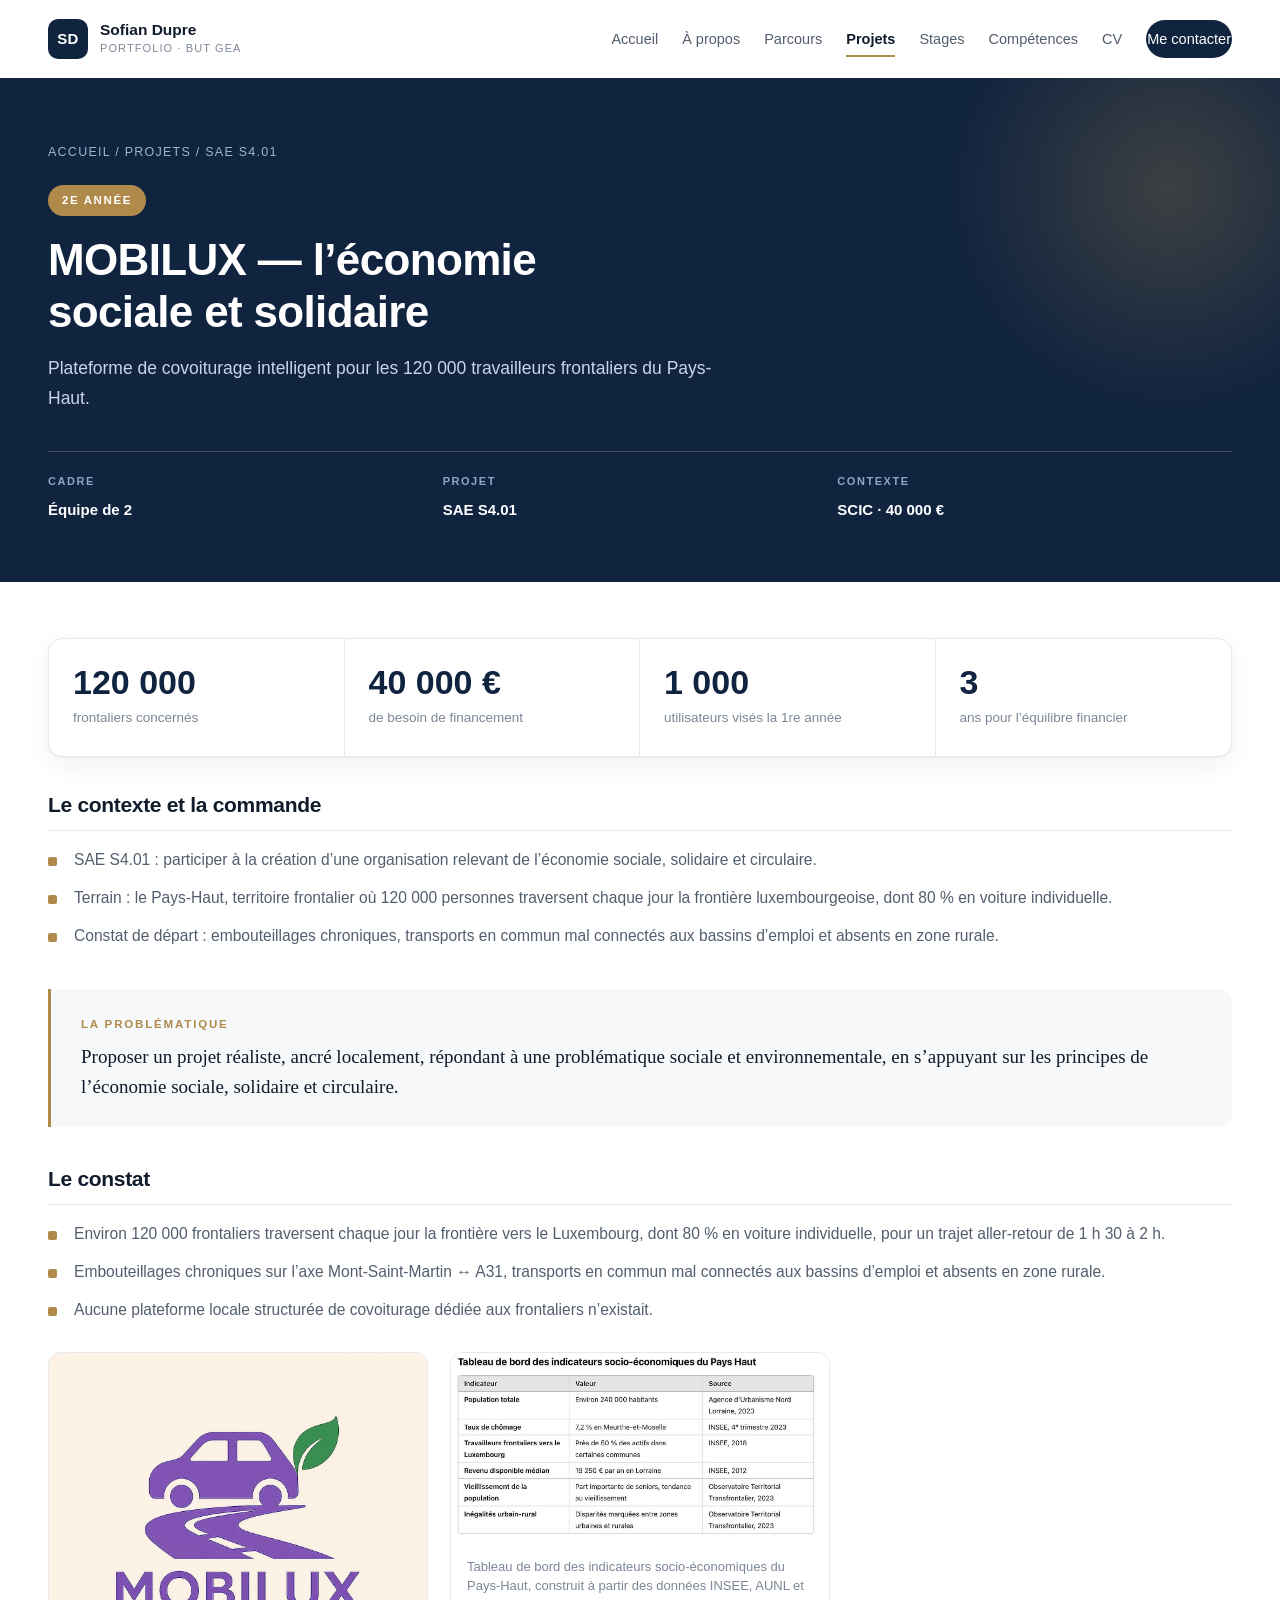
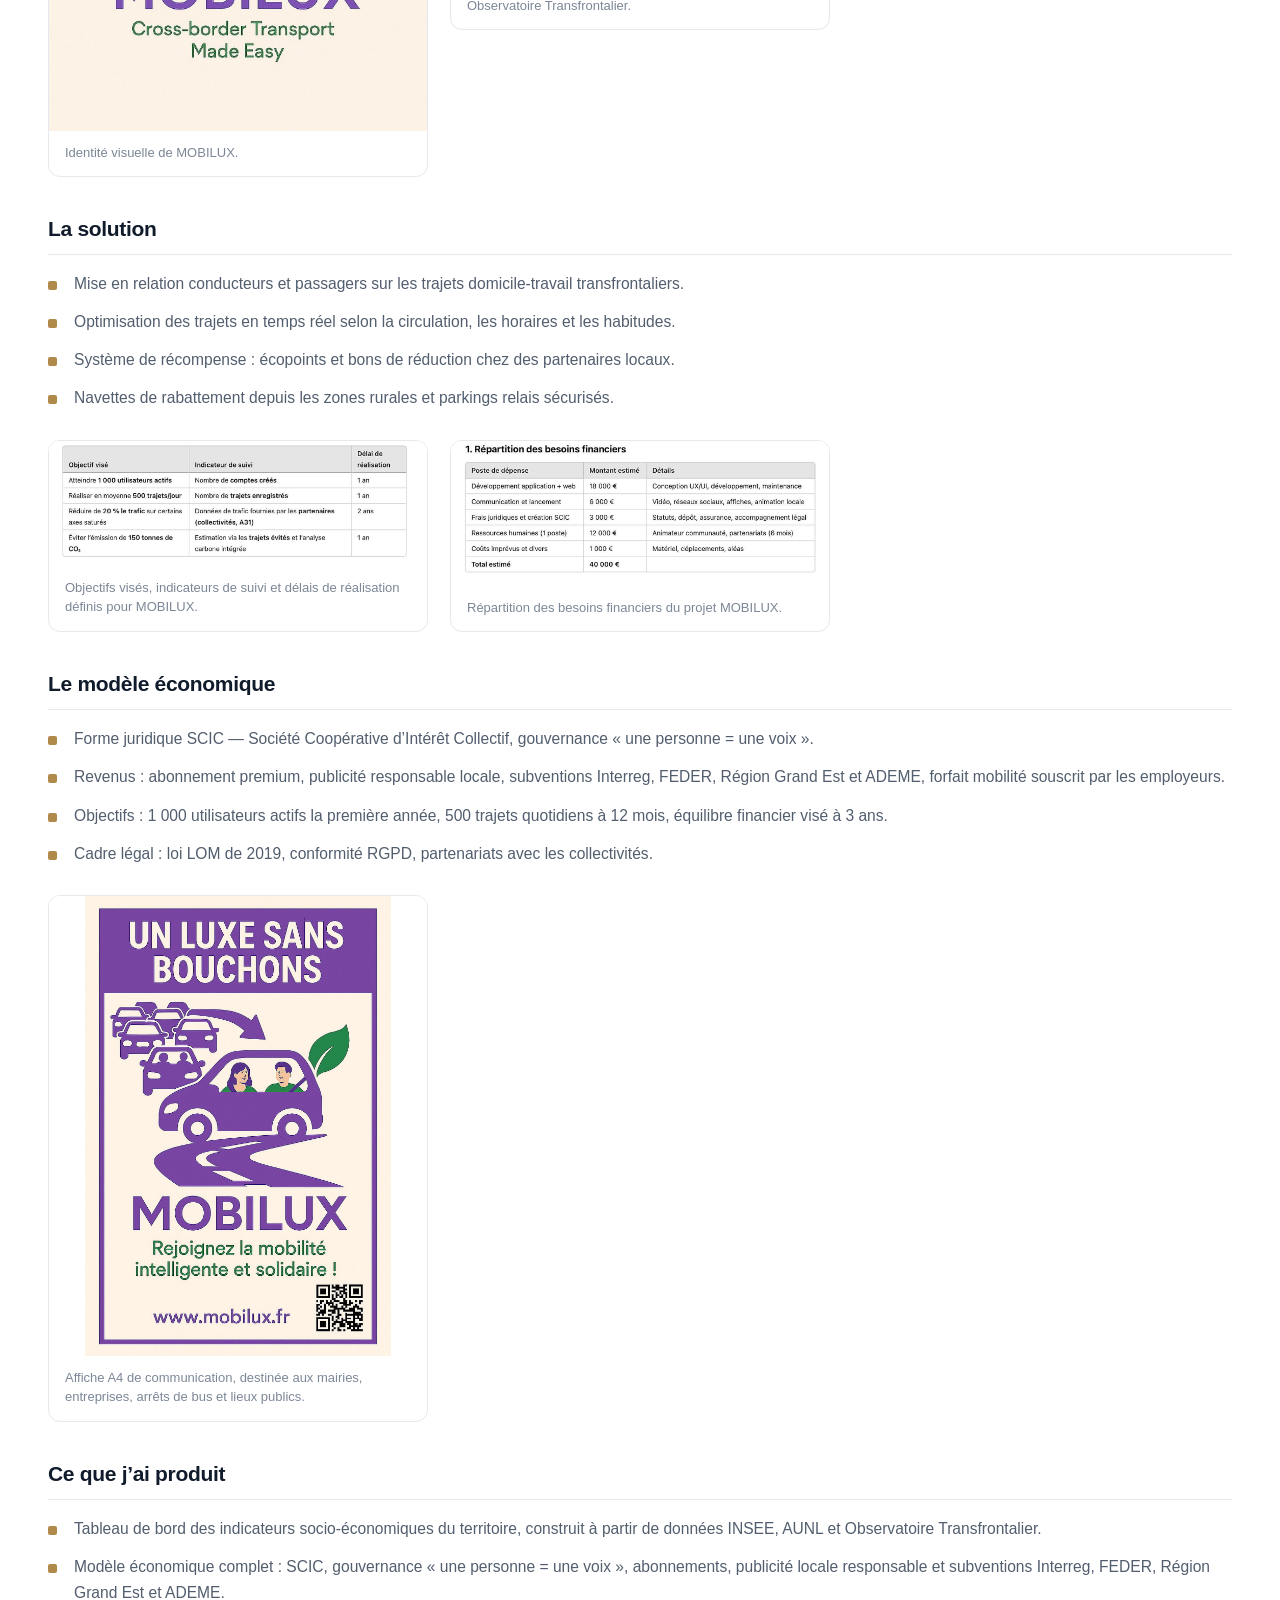
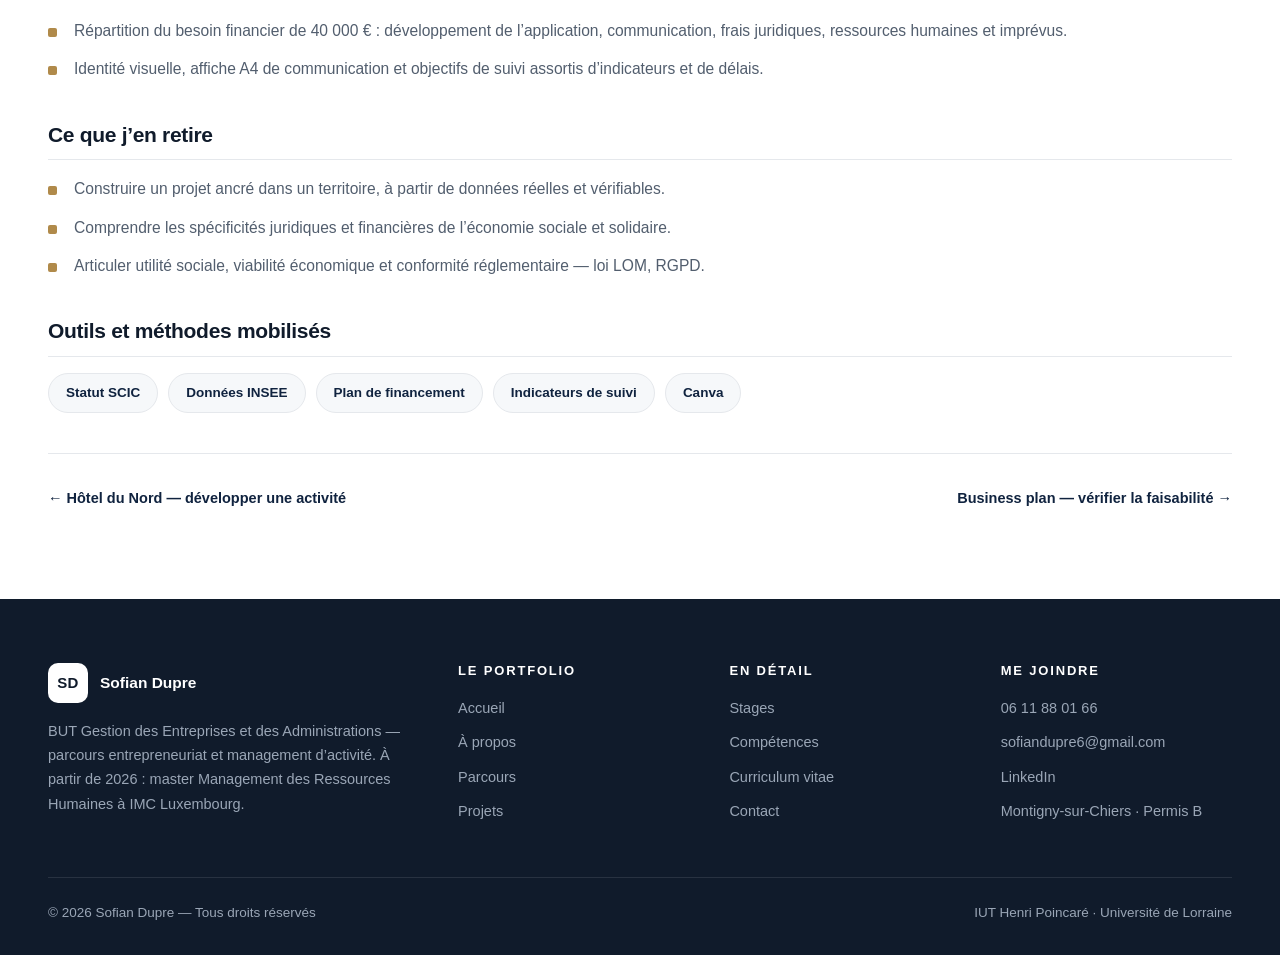
<file: projets/mobilux.html>
<!DOCTYPE html>
<html lang="fr">
<head>
<meta charset="utf-8">
<meta name="viewport" content="width=device-width,initial-scale=1">
<title>MOBILUX — l’économie sociale et solidaire · Sofian Dupre</title>
<meta name="description" content="Plateforme de covoiturage intelligent pour les 120 000 travailleurs frontaliers du Pays-Haut.">
<meta name="author" content="Sofian Dupre">
<meta property="og:title" content="MOBILUX — l’économie sociale et solidaire · Sofian Dupre">
<meta property="og:description" content="Plateforme de covoiturage intelligent pour les 120 000 travailleurs frontaliers du Pays-Haut.">
<meta property="og:type" content="website">
<link rel="stylesheet" href="../assets/css/style.css">
<link rel="icon" href="data:image/svg+xml,<svg xmlns='http://www.w3.org/2000/svg' viewBox='0 0 64 64'><rect width='64' height='64' rx='14' fill='%2310233F'/><text x='32' y='42' font-family='Arial' font-size='28' font-weight='bold' fill='white' text-anchor='middle'>SD</text></svg>">
</head>
<body>

<header>
  <div class="wrap nav">
    <a class="brand" href="../index.html">
      <span class="mono">SD</span>
      <span class="txt"><b>Sofian Dupre</b><i>Portfolio · BUT GEA</i></span>
    </a>
    <nav class="menu" aria-label="Navigation principale">
      <a href="../index.html">Accueil</a><a href="../a-propos.html">À propos</a><a href="../parcours.html">Parcours</a><a href="../projets.html" class="active">Projets</a><a href="../stages.html">Stages</a><a href="../competences.html">Compétences</a><a href="../cv.html">CV</a>
      <a class="btn primary" href="../contact.html">Me contacter</a>
    </nav>
    <button class="burger" aria-label="Ouvrir le menu" aria-expanded="false">
      <i></i><i></i><i></i></button>
  </div>
</header>

<main>

<section class="case-hero">
  <div class="wrap">
    <div class="crumbs"><a href="../index.html">Accueil</a> / <a href="../projets.html">Projets</a>
      / SAE S4.01</div>
    <span class="tag">2e année</span>
    <h1>MOBILUX — l’économie sociale et solidaire</h1>
    <p>Plateforme de covoiturage intelligent pour les 120 000 travailleurs frontaliers du Pays-Haut.</p>
    <div class="case-meta"><div><span class="k">Cadre</span><span class="v">Équipe de 2</span></div><div><span class="k">Projet</span><span class="v">SAE S4.01</span></div><div><span class="k">Contexte</span><span class="v">SCIC · 40 000 €</span></div></div>
  </div>
</section>

<section style="padding-top:56px">
  <div class="wrap">
    <div class="hero-facts rv" style="margin:0 0 36px"><div class="fact"><b>120 000</b><span>frontaliers concernés</span></div><div class="fact"><b>40 000 €</b><span>de besoin de financement</span></div><div class="fact"><b>1 000</b><span>utilisateurs visés la 1re année</span></div><div class="fact"><b>3</b><span>ans pour l’équilibre financier</span></div></div>
    <div class="blk rv"><h3>Le contexte et la commande</h3><ul class="list"><li>SAE S4.01 : participer à la création d’une organisation relevant de l’économie sociale, solidaire et circulaire.</li><li>Terrain : le Pays-Haut, territoire frontalier où 120 000 personnes traversent chaque jour la frontière luxembourgeoise, dont 80 % en voiture individuelle.</li><li>Constat de départ : embouteillages chroniques, transports en commun mal connectés aux bassins d’emploi et absents en zone rurale.</li></ul></div>
    <div class="callout"><div class="k">La problématique</div><p>Proposer un projet réaliste, ancré localement, répondant à une problématique sociale et environnementale, en s’appuyant sur les principes de l’économie sociale, solidaire et circulaire.</p></div>
    <div class="blk rv"><h3>Le constat</h3><ul class="list"><li>Environ 120 000 frontaliers traversent chaque jour la frontière vers le Luxembourg, dont 80 % en voiture individuelle, pour un trajet aller-retour de 1 h 30 à 2 h.</li><li>Embouteillages chroniques sur l’axe Mont-Saint-Martin ↔ A31, transports en commun mal connectés aux bassins d’emploi et absents en zone rurale.</li><li>Aucune plateforme locale structurée de covoiturage dédiée aux frontaliers n’existait.</li></ul><div class="gal"><figure><img src="../assets/img/mobilux_logo_hd.jpg" alt="Identité visuelle de MOBILUX." loading="lazy"><figcaption>Identité visuelle de MOBILUX.</figcaption></figure><figure><img src="../assets/img/mobilux_indicateurs.jpg" alt="Tableau de bord des indicateurs socio-économiques du Pays-Haut, construit à partir des données INSEE, AUNL et Observatoire Transfrontalier." loading="lazy"><figcaption>Tableau de bord des indicateurs socio-économiques du Pays-Haut, construit à partir des données INSEE, AUNL et Observatoire Transfrontalier.</figcaption></figure></div></div><div class="blk rv"><h3>La solution</h3><ul class="list"><li>Mise en relation conducteurs et passagers sur les trajets domicile-travail transfrontaliers.</li><li>Optimisation des trajets en temps réel selon la circulation, les horaires et les habitudes.</li><li>Système de récompense : écopoints et bons de réduction chez des partenaires locaux.</li><li>Navettes de rabattement depuis les zones rurales et parkings relais sécurisés.</li></ul><div class="gal"><figure><img src="../assets/img/mobilux_objectifs.jpg" alt="Objectifs visés, indicateurs de suivi et délais de réalisation définis pour MOBILUX." loading="lazy"><figcaption>Objectifs visés, indicateurs de suivi et délais de réalisation définis pour MOBILUX.</figcaption></figure><figure><img src="../assets/img/mobilux_budget.jpg" alt="Répartition des besoins financiers du projet MOBILUX." loading="lazy"><figcaption>Répartition des besoins financiers du projet MOBILUX.</figcaption></figure></div></div><div class="blk rv"><h3>Le modèle économique</h3><ul class="list"><li>Forme juridique SCIC — Société Coopérative d’Intérêt Collectif, gouvernance « une personne = une voix ».</li><li>Revenus : abonnement premium, publicité responsable locale, subventions Interreg, FEDER, Région Grand Est et ADEME, forfait mobilité souscrit par les employeurs.</li><li>Objectifs : 1 000 utilisateurs actifs la première année, 500 trajets quotidiens à 12 mois, équilibre financier visé à 3 ans.</li><li>Cadre légal : loi LOM de 2019, conformité RGPD, partenariats avec les collectivités.</li></ul><div class="gal"><figure><img src="../assets/img/mobilux_affiche_hd.jpg" alt="Affiche A4 de communication, destinée aux mairies, entreprises, arrêts de bus et lieux publics." loading="lazy"><figcaption>Affiche A4 de communication, destinée aux mairies, entreprises, arrêts de bus et lieux publics.</figcaption></figure></div></div>
    <div class="blk rv"><h3>Ce que j’ai produit</h3><ul class="list"><li>Tableau de bord des indicateurs socio-économiques du territoire, construit à partir de données INSEE, AUNL et Observatoire Transfrontalier.</li><li>Modèle économique complet : SCIC, gouvernance « une personne = une voix », abonnements, publicité locale responsable et subventions Interreg, FEDER, Région Grand Est et ADEME.</li><li>Répartition du besoin financier de 40 000 € : développement de l’application, communication, frais juridiques, ressources humaines et imprévus.</li><li>Identité visuelle, affiche A4 de communication et objectifs de suivi assortis d’indicateurs et de délais.</li></ul></div>
    <div class="blk rv"><h3>Ce que j’en retire</h3><ul class="list"><li>Construire un projet ancré dans un territoire, à partir de données réelles et vérifiables.</li><li>Comprendre les spécificités juridiques et financières de l’économie sociale et solidaire.</li><li>Articuler utilité sociale, viabilité économique et conformité réglementaire — loi LOM, RGPD.</li></ul></div>
    <div class="blk rv"><h3>Outils et méthodes mobilisés</h3><div class="chipset"><span class="chip">Statut SCIC</span><span class="chip">Données INSEE</span><span class="chip">Plan de financement</span><span class="chip">Indicateurs de suivi</span><span class="chip">Canva</span></div></div>
    <div class="pager"><a href="hotel.html">← Hôtel du Nord — développer une activité</a><a href="bp.html">Business plan — vérifier la faisabilité →</a></div>
  </div>
</section>
</main>

<footer>
  <div class="wrap">
    <div class="fgrid">
      <div>
        <div class="fb"><span class="mono">SD</span><b>Sofian Dupre</b></div>
        <p>BUT Gestion des Entreprises et des Administrations — parcours entrepreneuriat et
           management d’activité. À partir de 2026 : master Management des Ressources Humaines
           à IMC Luxembourg.</p>
      </div>
      <div><h4>Le portfolio</h4><ul>
        <li><a href="../index.html">Accueil</a></li>
        <li><a href="../a-propos.html">À propos</a></li>
        <li><a href="../parcours.html">Parcours</a></li>
        <li><a href="../projets.html">Projets</a></li></ul></div>
      <div><h4>En détail</h4><ul>
        <li><a href="../stages.html">Stages</a></li>
        <li><a href="../competences.html">Compétences</a></li>
        <li><a href="../cv.html">Curriculum vitae</a></li>
        <li><a href="../contact.html">Contact</a></li></ul></div>
      <div><h4>Me joindre</h4><ul>
        <li><a href="tel:+33611880166">06 11 88 01 66</a></li>
        <li><a href="mailto:sofiandupre6@gmail.com">sofiandupre6@gmail.com</a></li>
        <li><a href="https://www.linkedin.com/in/dupresofian" target="_blank"
               rel="noopener">LinkedIn</a></li>
        <li>Montigny-sur-Chiers · Permis B</li></ul></div>
    </div>
    <div class="fbot">
      <span>© <span id="year">2026</span> Sofian Dupre — Tous droits réservés</span>
      <span>IUT Henri Poincaré · Université de Lorraine</span>
    </div>
  </div>
</footer>

<div id="lb" role="dialog" aria-label="Visionneuse">
  <button class="x" aria-label="Fermer">×</button><img alt="" hidden><div class="cap"></div>
</div>
<button id="top" aria-label="Haut de page">↑</button>
<script src="../assets/js/main.js"></script>
</body>
</html>
</file>
<file: assets/css/style.css>
/* =========================================================================
   Sofian Dupre — portfolio · feuille de styles
   ========================================================================= */
:root{
  --navy:#10233F; --navy-2:#1B3557; --gold:#B08A4A; --gold-2:#C9A469;
  --ink:#101B2B; --body:#525E6E; --mute:#7C8797;
  --line:#E5E8EC; --line-2:#D3D8DF;
  --bg:#FFFFFF; --soft:#F6F8FA; --soft-2:#EFF2F6;
  --c-blue:#1D4E89; --c-green:#2C6E54; --c-red:#8E3B33; --c-plum:#4A4270;
  --c-gold:#8A6B2F; --c-teal:#1F5A6E;
  --sans:"Inter","Segoe UI",-apple-system,BlinkMacSystemFont,"Helvetica Neue",Arial,sans-serif;
  --serif:"Iowan Old Style","Palatino Linotype",Georgia,serif;
  --shadow:0 1px 2px rgba(16,35,63,.04),0 8px 24px rgba(16,35,63,.06);
  --shadow-l:0 2px 4px rgba(16,35,63,.06),0 18px 48px rgba(16,35,63,.12);
  --r:14px; --wrap:1240px; --head:78px;
}
*{margin:0;padding:0;box-sizing:border-box}
html{scroll-behavior:smooth;scroll-padding-top:calc(var(--head) + 20px)}
body{font-family:var(--sans);color:var(--body);background:var(--bg);
  font-size:16.5px;line-height:1.68;-webkit-font-smoothing:antialiased}
img{max-width:100%;display:block}
a{color:inherit;text-decoration:none}
h1,h2,h3,h4,h5{color:var(--ink);line-height:1.18;font-weight:700;letter-spacing:-.015em}
.wrap{max-width:var(--wrap);margin:0 auto;padding:0 28px}
.sr{position:absolute;width:1px;height:1px;overflow:hidden;clip:rect(0 0 0 0)}

/* ---------------- en-tête ---------------- */
header{position:fixed;top:0;left:0;right:0;height:var(--head);z-index:900;
  background:rgba(255,255,255,.88);backdrop-filter:saturate(180%) blur(14px);
  border-bottom:1px solid transparent;transition:.3s}
header.scrolled{border-bottom-color:var(--line);box-shadow:0 6px 24px rgba(16,35,63,.06)}
.nav{display:flex;align-items:center;justify-content:space-between;height:var(--head)}
.brand{display:flex;align-items:center;gap:12px}
.brand .txt{display:block}
.brand .txt b{display:block;font-size:15.5px;color:var(--ink);font-weight:700;line-height:1.25}
.brand .txt i{display:block;font-style:normal;font-size:11px;color:var(--mute);
  letter-spacing:.1em;text-transform:uppercase}
.brand .mono,footer .mono{width:40px;height:40px;min-width:40px;border-radius:10px;
  background:var(--navy);color:#fff;display:flex;align-items:center;justify-content:center;
  font-weight:700;font-size:15px;letter-spacing:.02em;text-transform:none}
.menu{display:flex;align-items:center;gap:24px}
.menu a{font-size:14.5px;font-weight:500;color:var(--body);position:relative;padding:6px 0}
.menu a::after{content:"";position:absolute;left:0;right:100%;bottom:0;height:2px;
  background:var(--gold);transition:right .28s}
.menu a:hover{color:var(--ink)}
.menu a:hover::after,.menu a.active::after{right:0}
.menu a.active{color:var(--ink);font-weight:600}
.btn{display:inline-flex;align-items:center;gap:9px;font-size:14.5px;font-weight:600;
  padding:11px 21px;white-space:nowrap;border-radius:100px;transition:.25s;border:1px solid transparent;
  cursor:pointer;font-family:inherit}
.btn.primary{background:var(--navy);color:#fff}
.btn.primary:hover{background:var(--navy-2);transform:translateY(-2px);
  box-shadow:0 10px 26px rgba(16,35,63,.24)}
.btn.ghost{border-color:var(--line-2);color:var(--ink);background:#fff}
.btn.ghost:hover{border-color:var(--navy);transform:translateY(-2px)}
.btn.gold{background:var(--gold);color:#fff}
.btn.gold:hover{background:var(--gold-2);transform:translateY(-2px)}
.burger{display:none;width:42px;height:42px;border:1px solid var(--line);border-radius:10px;
  background:#fff;position:relative;cursor:pointer}
.burger i{position:absolute;left:11px;right:11px;height:2px;background:var(--ink);
  transition:.28s;border-radius:2px}
.burger i:nth-child(1){top:14px}.burger i:nth-child(2){top:20px}.burger i:nth-child(3){top:26px}
.burger.on i:nth-child(1){transform:translateY(6px) rotate(45deg)}
.burger.on i:nth-child(2){opacity:0}
.burger.on i:nth-child(3){transform:translateY(-6px) rotate(-45deg)}

/* ---------------- structure ---------------- */
main{padding-top:var(--head)}
section{padding:88px 0}
section.soft{background:var(--soft)}
.eyebrow{display:inline-flex;align-items:center;gap:12px;font-size:12px;font-weight:700;
  letter-spacing:.2em;text-transform:uppercase;color:var(--gold);margin-bottom:16px}
.eyebrow::before{content:"";width:30px;height:2px;background:var(--gold)}
h2.title{font-size:clamp(28px,3.4vw,42px);margin-bottom:16px}
h2.title em{font-style:normal;color:var(--gold)}
.lead{font-size:17.5px;color:var(--body);max-width:70ch;margin-bottom:44px}
.head-row{display:flex;align-items:flex-end;justify-content:space-between;gap:30px;
  flex-wrap:wrap;margin-bottom:40px}
.head-row .lead{margin-bottom:0}

/* ---------------- accueil ---------------- */
.hero{position:relative;padding:80px 0 70px;overflow:hidden}
.hero::before{content:"";position:absolute;inset:0;
  background:radial-gradient(900px 460px at 78% 12%,rgba(176,138,74,.13),transparent 62%),
             radial-gradient(760px 420px at 8% 88%,rgba(29,78,137,.10),transparent 60%)}
.hero .wrap{position:relative}
.hero-grid{display:grid;grid-template-columns:1.15fr .85fr;gap:64px;align-items:center}
.pill{display:inline-flex;align-items:center;gap:10px;font-size:13px;font-weight:600;
  color:var(--navy);background:#fff;border:1px solid var(--line);border-radius:100px;
  padding:8px 16px;box-shadow:var(--shadow);margin-bottom:26px}
.pill .dot{width:8px;height:8px;border-radius:50%;background:#2C6E54;
  box-shadow:0 0 0 4px rgba(44,110,84,.14)}
.hero h1{font-size:clamp(38px,5.2vw,62px);line-height:1.04;margin-bottom:22px}
.hero h1 span{color:var(--gold)}
.hero .role{font-size:19px;font-weight:600;color:var(--ink);margin-bottom:16px}
.hero p.pitch{font-size:17.5px;max-width:56ch;margin-bottom:34px}
.hero .cta{display:flex;gap:14px;flex-wrap:wrap}
.portrait{position:relative}
.portrait img{width:100%;border-radius:var(--r);box-shadow:var(--shadow-l);position:relative;z-index:2}
.portrait::after{content:"";position:absolute;inset:22px -22px -22px 22px;
  border:1.5px solid var(--gold);border-radius:var(--r);z-index:1}
.hero-facts{display:grid;grid-template-columns:repeat(4,1fr);gap:0;margin-top:70px;
  background:#fff;border:1px solid var(--line);border-radius:var(--r);box-shadow:var(--shadow)}
.fact{padding:26px 24px;border-right:1px solid var(--line)}
.fact:last-child{border-right:none}
.fact b{display:block;font-size:34px;font-weight:700;color:var(--navy);line-height:1}
.fact span{display:block;font-size:13.5px;color:var(--mute);margin-top:8px}

/* ---------------- cartes ---------------- */
.grid{display:grid;gap:26px}
.g2{grid-template-columns:repeat(2,1fr)}
.g3{grid-template-columns:repeat(3,1fr)}
.g4{grid-template-columns:repeat(4,1fr)}
.card{background:#fff;border:1px solid var(--line);border-radius:var(--r);overflow:hidden;
  transition:.3s;display:flex;flex-direction:column;height:100%}
a.card:hover{transform:translateY(-6px);box-shadow:var(--shadow-l);border-color:var(--line-2)}
.card .ph{aspect-ratio:16/10;overflow:hidden;background:var(--soft-2);position:relative}
.card .ph img{width:100%;height:100%;object-fit:cover;transition:transform .5s}
.card .ph.fit{background:#fff}
.card .ph.fit img{object-fit:contain;padding:16px}
a.card:hover .ph img{transform:scale(1.05)}
.card .tag{position:absolute;left:14px;top:14px;background:rgba(255,255,255,.94);
  color:var(--navy);font-size:11px;font-weight:700;letter-spacing:.12em;text-transform:uppercase;
  padding:6px 12px;border-radius:100px;box-shadow:var(--shadow)}
.card .bd{padding:24px;flex:1;display:flex;flex-direction:column}
.card .kk{font-size:11.5px;font-weight:700;letter-spacing:.14em;text-transform:uppercase;
  color:var(--acc,var(--gold));margin-bottom:10px}
.card h3{font-size:19px;margin-bottom:10px}
.card p{font-size:14.6px;color:var(--body);flex:1}
.card .more{margin-top:16px;font-size:14px;font-weight:600;color:var(--navy);
  display:inline-flex;align-items:center;gap:8px}
.card .more svg{transition:transform .25s}
a.card:hover .more svg{transform:translateX(5px)}

/* ---------------- filtres ---------------- */
.filters{display:flex;gap:10px;flex-wrap:wrap;margin-bottom:32px}
.filters button{font-family:inherit;font-size:13.5px;font-weight:600;color:var(--body);
  background:#fff;border:1px solid var(--line);border-radius:100px;padding:9px 20px;
  cursor:pointer;transition:.22s}
.filters button:hover{border-color:var(--navy);color:var(--ink)}
.filters button.on{background:var(--navy);border-color:var(--navy);color:#fff}

/* ---------------- panneaux, listes ---------------- */
.panel{background:#fff;border:1px solid var(--line);border-radius:var(--r);padding:32px;
  box-shadow:var(--shadow)}
.panel.tinted{background:var(--soft);box-shadow:none}
.panel h3{font-size:19px;margin-bottom:14px}
.list{list-style:none}
.list li{position:relative;padding-left:26px;margin-bottom:12px;font-size:15.6px}
.list li::before{content:"";position:absolute;left:0;top:10px;width:9px;height:9px;
  border-radius:2px;background:var(--acc,var(--gold))}
.list li b{color:var(--ink);font-weight:600}
.quote{border-left:3px solid var(--gold);padding:6px 0 6px 28px;margin:34px 0;
  font-family:var(--serif);font-size:21px;line-height:1.5;color:var(--navy)}

/* ---------------- parcours ---------------- */
.timeline{position:relative;padding-left:34px}
.timeline::before{content:"";position:absolute;left:7px;top:6px;bottom:6px;width:2px;
  background:linear-gradient(var(--line-2),var(--line))}
.tl{position:relative;padding-bottom:34px}
.tl::before{content:"";position:absolute;left:-34px;top:5px;width:16px;height:16px;
  border-radius:50%;background:#fff;border:3px solid var(--acc,var(--navy))}
.tl .y{font-size:12.5px;font-weight:700;letter-spacing:.14em;color:var(--acc,var(--navy))}
.tl h3{font-size:20px;margin:6px 0 8px}
.tl p{font-size:15.5px}

/* ---------------- étude de cas ---------------- */
.case-hero{background:var(--navy);color:#fff;padding:64px 0 58px;position:relative;
  overflow:hidden}
.case-hero::after{content:"";position:absolute;right:-120px;top:-120px;width:460px;height:460px;
  border-radius:50%;background:radial-gradient(circle,rgba(176,138,74,.28),transparent 68%)}
.case-hero .wrap{position:relative;z-index:2}
.crumbs{font-size:12.5px;letter-spacing:.1em;text-transform:uppercase;color:#9FB3CE;
  margin-bottom:22px}
.crumbs a:hover{color:#fff}
.case-hero .tag{display:inline-block;background:var(--gold);color:#fff;font-size:11.5px;
  font-weight:700;letter-spacing:.14em;text-transform:uppercase;padding:6px 14px;
  border-radius:100px;margin-bottom:18px}
.case-hero h1{color:#fff;font-size:clamp(28px,3.8vw,44px);margin-bottom:16px;max-width:20ch}
.case-hero p{color:#C7D5E6;font-size:17.5px;max-width:70ch}
.case-meta{display:grid;grid-template-columns:repeat(auto-fit,minmax(180px,1fr));gap:0;
  margin-top:38px;border-top:1px solid rgba(255,255,255,.18)}
.case-meta div{padding:20px 24px 0 0}
.case-meta .k{display:block;font-size:11px;letter-spacing:.14em;text-transform:uppercase;
  color:#8FA6C4;font-weight:700;margin-bottom:6px}
.case-meta .v{font-size:15px;color:#fff;font-weight:600}
.callout{background:var(--soft);border-left:3px solid var(--gold);border-radius:0 12px 12px 0;
  padding:26px 30px;margin-bottom:40px}
.callout .k{font-size:11.5px;letter-spacing:.16em;text-transform:uppercase;color:var(--gold);
  font-weight:700;margin-bottom:8px}
.callout p{font-family:var(--serif);font-size:19px;color:var(--ink);line-height:1.55}
.blk{margin-bottom:40px}
.blk h3{font-size:21px;margin-bottom:16px;padding-bottom:12px;border-bottom:1px solid var(--line)}
.gal{display:grid;grid-template-columns:repeat(auto-fill,minmax(300px,1fr));gap:22px;
  margin:28px 0}
.gal figure{margin:0;cursor:zoom-in;border:1px solid var(--line);border-radius:12px;
  overflow:hidden;background:#fff;transition:.28s}
.gal figure:hover{box-shadow:var(--shadow-l);transform:translateY(-3px)}
.gal img{width:100%;background:#fff}
.gal figcaption{font-size:13px;color:var(--mute);padding:12px 16px 14px;line-height:1.5}
.gal.wide{grid-template-columns:1fr}
.pager{display:flex;justify-content:space-between;gap:20px;border-top:1px solid var(--line);
  padding-top:32px;margin-top:20px;flex-wrap:wrap}
.pager a{font-size:14.5px;font-weight:600;color:var(--navy);display:inline-flex;
  align-items:center;gap:10px}
.pager a:hover{color:var(--gold)}

/* ---------------- compétences ---------------- */
.matrix{display:grid;grid-template-columns:repeat(5,1fr);gap:12px}
.matrix .h{padding:14px 12px;border-radius:10px;color:#fff;font-weight:700;font-size:14.5px;
  text-align:center}
.matrix .c{border:1px solid var(--line);border-top:3px solid var(--cc);border-radius:10px;
  padding:16px;background:#fff;min-height:120px}
.matrix .c .lv{font-size:11px;font-weight:700;letter-spacing:.1em;color:var(--cc);
  margin-bottom:8px}
.matrix .c .tx{font-size:14px;color:var(--body);line-height:1.45}
.matrix .void{border:1px dashed var(--line-2);border-radius:10px;background:var(--soft);
  min-height:120px}

/* ---------------- CV ---------------- */
.cv-grid{display:grid;grid-template-columns:repeat(2,1fr);gap:26px}
.cv-card{background:#fff;border:1px solid var(--line);border-radius:var(--r);overflow:hidden;
  box-shadow:var(--shadow)}
.cv-card .top{padding:26px 28px;border-bottom:1px solid var(--line)}
.cv-card h3{font-size:19px;margin-bottom:6px}
.cv-card .top p{font-size:14.5px}
.cv-card embed,.cv-card iframe{width:100%;height:520px;border:0;background:var(--soft)}
.cv-card .bot{padding:20px 28px;display:flex;gap:12px;flex-wrap:wrap}

/* ---------------- contact ---------------- */
.contact-box{background:var(--navy);border-radius:20px;padding:60px;color:#fff;
  position:relative;overflow:hidden}
.contact-box::after{content:"";position:absolute;left:-100px;bottom:-140px;width:420px;
  height:420px;border-radius:50%;
  background:radial-gradient(circle,rgba(176,138,74,.3),transparent 70%)}
.contact-box>*{position:relative;z-index:2}
.contact-box h2{color:#fff;font-size:clamp(26px,3.2vw,38px);margin-bottom:16px}
.contact-box p{color:#C7D5E6;font-size:17.5px;max-width:64ch;margin-bottom:38px}
.cinfo{display:grid;grid-template-columns:repeat(2,1fr);gap:16px}
.cinfo a,.cinfo div{display:block;border:1px solid rgba(255,255,255,.2);border-radius:12px;
  padding:20px 24px;transition:.25s}
.cinfo a:hover{background:rgba(255,255,255,.08);border-color:rgba(255,255,255,.4);
  transform:translateY(-3px)}
.cinfo .k{display:block;font-size:11.5px;letter-spacing:.16em;text-transform:uppercase;
  color:#8FA6C4;font-weight:700;margin-bottom:6px}
.cinfo .v{font-size:16.5px;font-weight:600;color:#fff}

/* ---------------- pied de page ---------------- */
footer{background:var(--ink);color:#9AA6B6;padding:64px 0 30px;font-size:14.5px}
.fgrid{display:grid;grid-template-columns:1.6fr 1fr 1fr 1fr;gap:40px;padding-bottom:44px;
  border-bottom:1px solid rgba(255,255,255,.1)}
footer h4{color:#fff;font-size:13px;letter-spacing:.14em;text-transform:uppercase;
  margin-bottom:18px;font-weight:700}
footer a:hover{color:#fff}
footer .fb{display:flex;align-items:center;gap:12px;margin-bottom:16px}
footer .fb .mono{background:#fff;color:var(--ink)}
footer .fb b{color:#fff}
footer .fb b{color:#fff;font-size:15.5px}
footer ul{list-style:none}
footer li{margin-bottom:10px}
.fbot{display:flex;justify-content:space-between;gap:20px;padding-top:24px;font-size:13.5px;
  flex-wrap:wrap}

/* ---------------- visionneuse ---------------- */
#lb{position:fixed;inset:0;z-index:1000;background:rgba(10,18,30,.94);display:none;
  align-items:center;justify-content:center;padding:40px;cursor:zoom-out}
#lb.on{display:flex}
#lb img{max-width:94vw;max-height:82vh;border-radius:8px;box-shadow:0 30px 80px rgba(0,0,0,.6)}
#lb .cap{position:absolute;bottom:26px;left:0;right:0;text-align:center;color:#C7D5E6;
  font-size:14px;padding:0 40px}
#lb .x{position:absolute;top:24px;right:28px;width:44px;height:44px;border-radius:50%;
  border:1px solid rgba(255,255,255,.3);color:#fff;display:grid;place-items:center;
  font-size:22px;background:transparent;cursor:pointer}
#top{position:fixed;right:26px;bottom:26px;width:46px;height:46px;border-radius:50%;
  background:var(--navy);color:#fff;display:grid;place-items:center;box-shadow:var(--shadow-l);
  opacity:0;pointer-events:none;transition:.3s;z-index:800;border:0;cursor:pointer}
#top.on{opacity:1;pointer-events:auto}

/* ---------------- apparitions ---------------- */
.rv{opacity:0;transform:translateY(22px);transition:opacity .7s ease,transform .7s ease}
.rv.in{opacity:1;transform:none}

/* ---------------- responsive ---------------- */
@media(max-width:1000px){
  .hero-grid{grid-template-columns:1fr;gap:44px}
  .portrait{max-width:340px}
  .g3,.g4{grid-template-columns:repeat(2,1fr)}
  .matrix{grid-template-columns:repeat(2,1fr)}
  .matrix .h{grid-column:1/-1}
  .fgrid{grid-template-columns:1fr 1fr}
}
@media(max-width:760px){
  :root{--head:66px}
  body{font-size:16px}
  section{padding:64px 0}
  .menu{position:fixed;top:var(--head);left:0;right:0;background:#fff;flex-direction:column;
    align-items:stretch;gap:0;padding:12px 0 20px;border-bottom:1px solid var(--line);
    box-shadow:var(--shadow-l);transform:translateY(-140%);transition:transform .32s;
    max-height:calc(100vh - var(--head));overflow:auto}
  .menu.open{transform:none}
  .menu a{padding:14px 28px;font-size:16px;border-bottom:1px solid var(--soft-2)}
  .menu a::after{display:none}
  .menu .btn{margin:16px 28px 0;justify-content:center}
  .burger{display:block}
  .g2,.g3,.g4,.cv-grid,.cinfo,.hero-facts{grid-template-columns:1fr}
  .fact{border-right:none;border-bottom:1px solid var(--line)}
  .fact:last-child{border-bottom:none}
  .matrix{grid-template-columns:1fr}
  .contact-box{padding:36px 26px}
  .fgrid{grid-template-columns:1fr;gap:30px}
  .case-hero{padding:44px 0 40px}
  .gal{grid-template-columns:1fr}
}
@media print{
  header,#top,.burger,.filters,.pager{display:none}
  main{padding-top:0}
}

/* ---------------- puces d'outils ---------------- */
.chipset{display:flex;flex-wrap:wrap;gap:10px}
.chipset .chip{font-size:13.5px;font-weight:600;color:var(--navy);background:var(--soft);
  border:1px solid var(--line);border-radius:100px;padding:8px 17px}

.gal{align-items:start}
.gal figure{display:flex;flex-direction:column}
.gal img{max-height:460px;object-fit:contain;object-position:top}
.semhead{display:flex;align-items:baseline;justify-content:space-between;gap:16px;
  border-bottom:2px solid var(--line);padding-bottom:10px;flex-wrap:wrap;margin-bottom:4px}
.semhead h3{font-size:21px;letter-spacing:-.01em}
.semhead span{font-size:13px;color:var(--muted);font-weight:600;
  text-transform:uppercase;letter-spacing:.06em}
</file>
